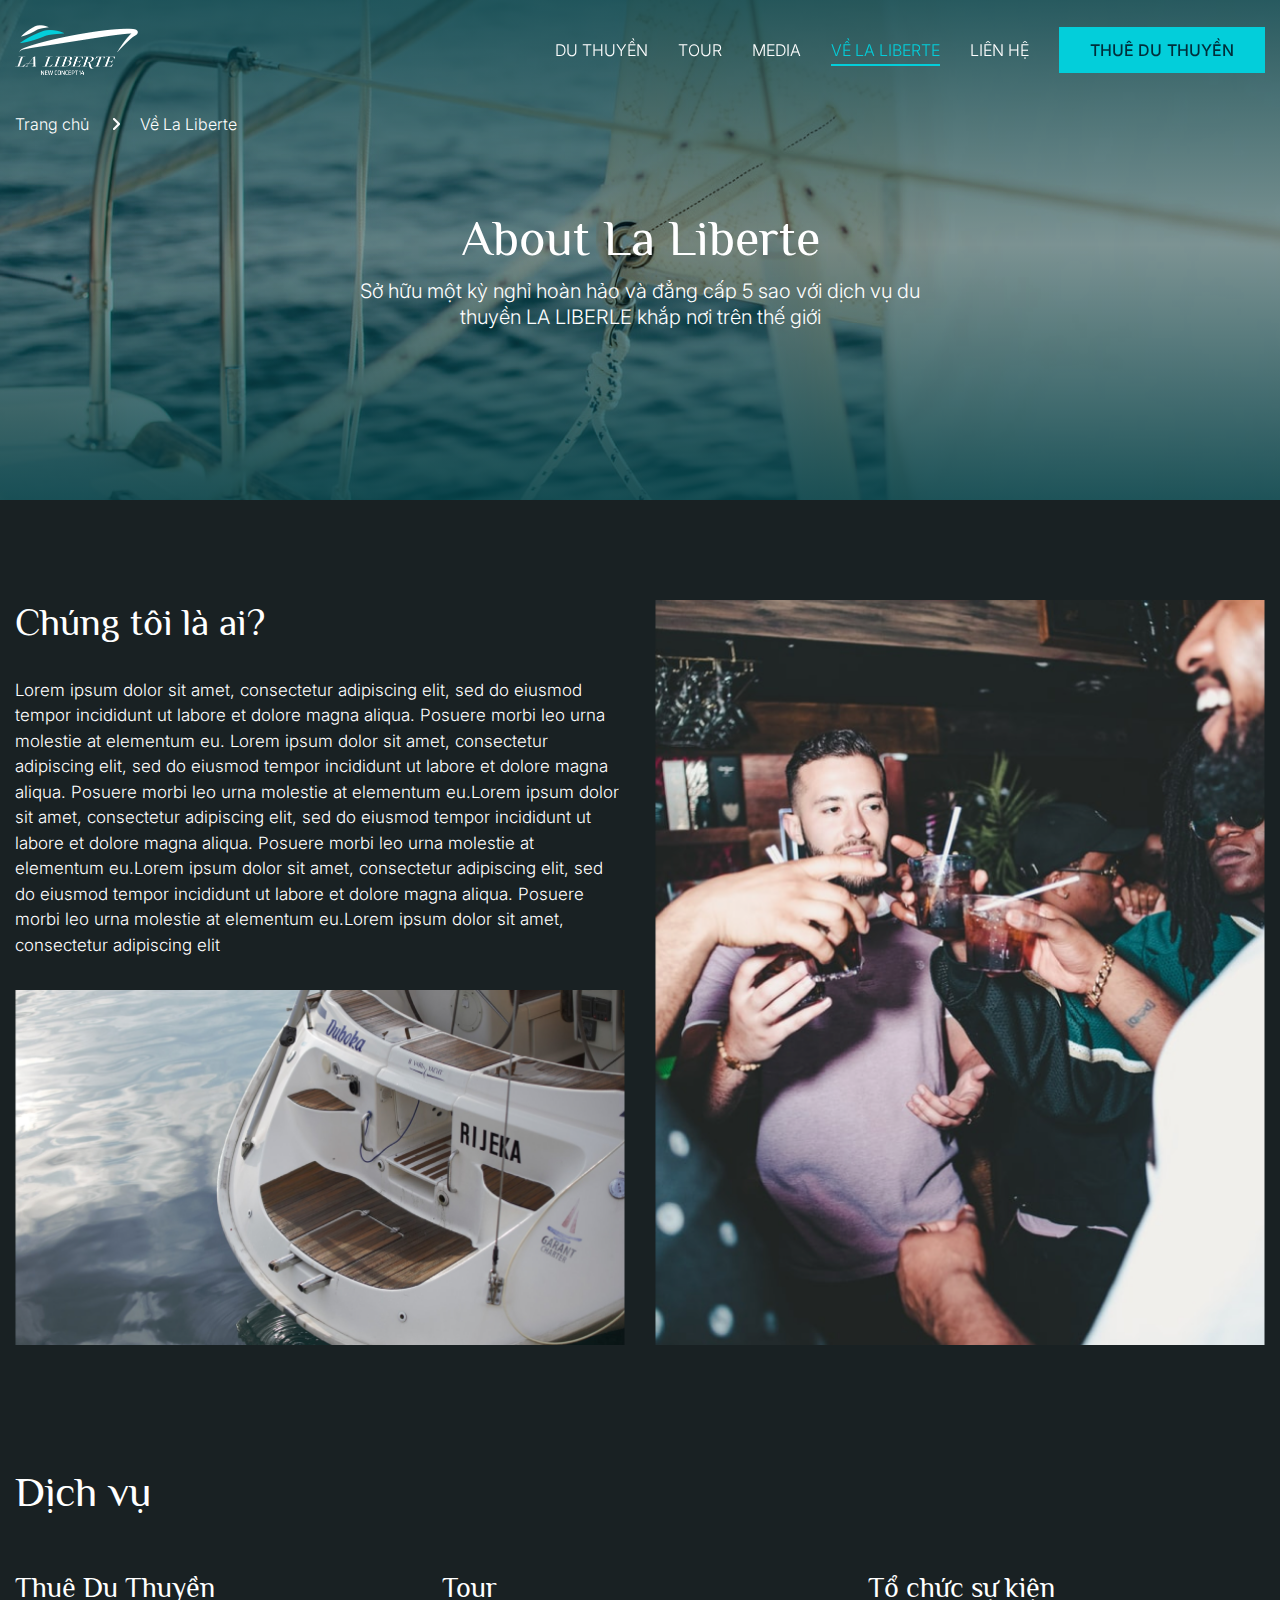
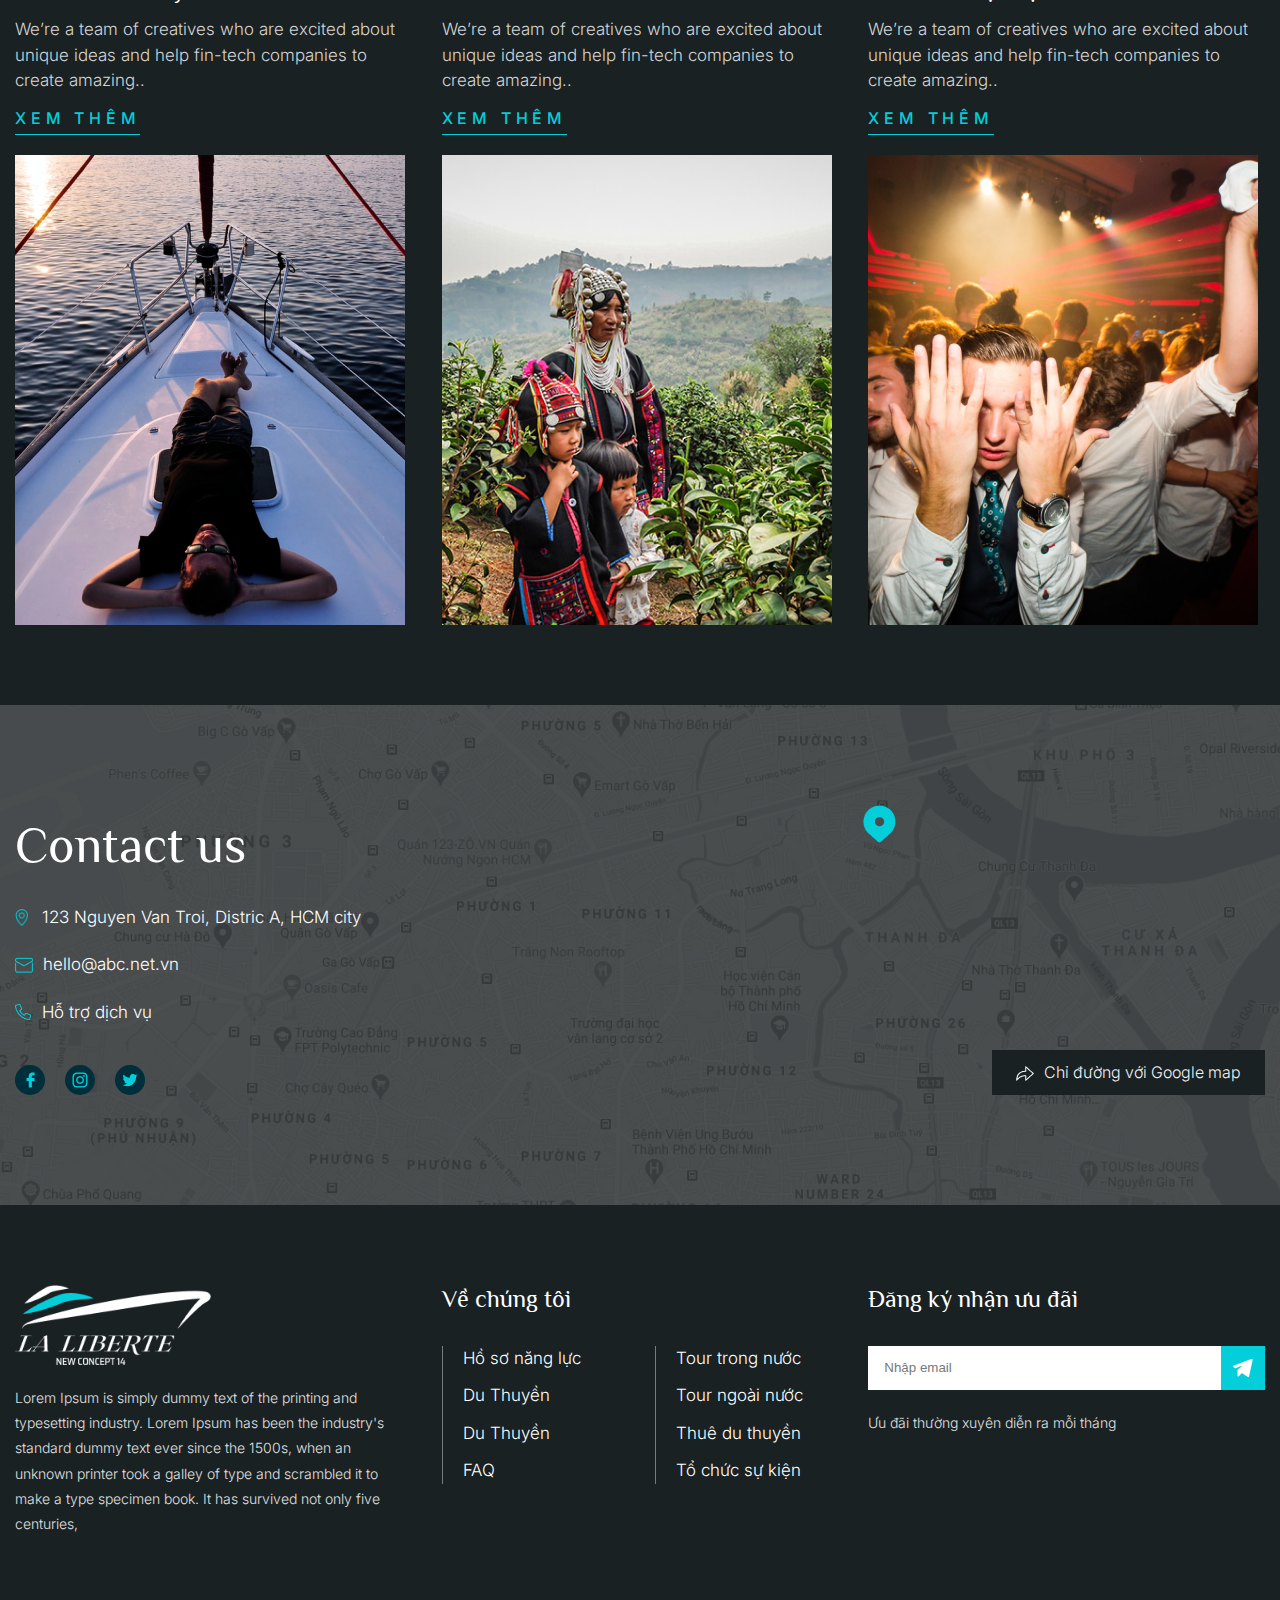
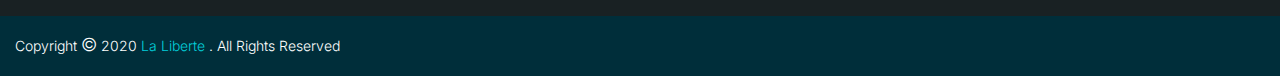
<file: about.html>
<!DOCTYPE html>
<html lang="en">

<head>
  <meta charset="UTF-8" />
  <meta http-equiv="X-UA-Compatible" content="IE=edge" />
  <meta name="viewport" content="width=device-width, initial-scale=1.0" />
  <title>La Liberte | Tour</title>

  <link rel="preconnect" href="https://fonts.gstatic.com" />
  <link href="https://fonts.googleapis.com/css2?family=Philosopher:wght@400;700&display=swap" rel="stylesheet" />
  <link
    href="https://fonts.googleapis.com/css2?family=Inter:wght@300;400;500;700;900&family=Philosopher:wght@400;700&display=swap"
    rel="stylesheet" />

  <link rel="stylesheet" href="/assets/css/style.min.css" type="text/css" />
  <script src="https://code.jquery.com/jquery-2.2.4.min.js"></script>
</head>

<body id="page-about">
  <header class="header" id="header">
    <div class="container">
      <div class="header__wrapper">
        <div class="logo">
          <h1>
            <a href="/">
              <img src="assets/images/common/logo.png" alt="La Liberte" />
            </a>
          </h1>
        </div>
        <div class="d-md-none">
          <div id="toggle">
            <span class="one"></span>
            <span class="two"></span>
            <span class="three"></span>
          </div>
        </div>
        <nav id="navbar" class="navbar">
          <ul class="navbar__list">
            <li class="navbar__item">
              <a href="#" class="navbar__content">Du thuyền</a>
            </li>
            <li class="navbar__item">
              <a href="/tour.html" class="navbar__content">Tour</a>
            </li>
            <li class="navbar__item">
              <a href="#" class="navbar__content">Media</a>
            </li>
            <li class="navbar__item active">
              <a href="/about.html" class="navbar__content">Về La Liberte</a>
            </li>
            <li class="navbar__item">
              <a href="/contact.html" class="navbar__content">Liên hệ</a>
            </li>
            <li class="navbar__item">
              <a href="#" class="btn btn--primary">Thuê du thuyền</a>
            </li>
          </ul>
        </nav>
      </div>
    </div>
  </header>
  <main id="main">
    <section class="banner" style="background-image: url(/assets/images/common/about-banner.png)">
      <div class="container">
        <div class="breadcrumb">
          <div class="breadcrumb__inner">
            <div class="breadcrumb__item">
              <a href="/">Trang chủ</a>
            </div>
            <div class="breadcrumb__item">
              <span>Về La Liberte</span>
            </div>
          </div>
        </div>
        <div class="banner__inner">
          <h3 class="typography-hero">About La Liberte</h3>
          <p class="typography-subh1">
            Sở hữu một kỳ nghỉ hoàn hảo và đẳng cấp 5 sao với dịch vụ du
            <br class="d-md-block d-none" />
            thuyền LA LIBERLE khắp nơi trên thế giới
          </p>
        </div>
      </div>
    </section>

    <section class="section-about">
      <div class="container">
        <div class="flex-row">
          <div class="col-md-6 col-xs-12">
            <div class="mb-5 mb-md-8">
              <h2 class="typography-h2">Chúng tôi là ai?</h2>
            </div>
            <div class="mb-5 mb-md-8">
              <p class="typography-body">
                Lorem ipsum dolor sit amet, consectetur adipiscing elit, sed do eiusmod tempor incididunt ut labore et
                dolore magna aliqua. Posuere morbi leo urna molestie at elementum eu. Lorem ipsum dolor sit amet,
                consectetur adipiscing elit, sed do eiusmod tempor incididunt ut labore et dolore magna aliqua. Posuere
                morbi leo urna molestie at elementum eu.Lorem ipsum dolor sit amet, consectetur adipiscing elit, sed do
                eiusmod tempor incididunt ut labore et dolore magna aliqua. Posuere morbi leo urna molestie at elementum
                eu.Lorem ipsum dolor sit amet, consectetur adipiscing elit, sed do eiusmod tempor incididunt ut labore
                et dolore magna aliqua. Posuere morbi leo urna molestie at elementum eu.Lorem ipsum dolor sit amet,
                consectetur adipiscing elit
              </p>
            </div>
            <div class="mb-md-0 mb-8">
              <img src="/assets/images/about/about-02.png" alt="Chúng tôi là ai?" class="fullwidth">
            </div>
          </div>
          <div class="col-md-6 col-xs-12">
            <div class="fullheight section-about__bg"
              style="background: url(/assets/images/about/about-01.png) left top/cover no-repeat;"></div>
          </div>
        </div>
      </div>
    </section>
    <div class="d-md-none d-block">
      <div class="divider"></div>
    </div>
    <section class="about-service">
      <div class="container">
        <div class="mb-13">
          <h3 class="typography-h1">Dịch vụ</h3>
        </div>
        <div class="flex-row">
          <div class="col-md-4 col-sm-6 col-xs-12">
            <div class="about-service__item">
              <div class="mb-3">
                <h5 class="typography-h3">Thuê Du Thuyền</h5>
              </div>
              <div class="mb-3">
                <p class="typography-body">We’re a team of creatives who are excited about unique ideas and help
                  fin-tech companies to create amazing..</p>
              </div>
              <div class="mb-5">
                <a href="#" class="btn btn--link">Xem thêm</a>
              </div>
              <div class="about-service__item-image">
                <img src="/assets/images/about/about-service-01.png" alt="Thuê Du Thuyền">
              </div>
            </div>
          </div>
          <div class="col-md-4 col-sm-6 col-xs-12">
            <div class="about-service__item">
              <div class="mb-3">
                <h5 class="typography-h3">Tour</h5>
              </div>
              <div class="mb-3">
                <p class="typography-body">
                  We’re a team of creatives who are excited about unique ideas and
                  help fin-tech companies to create amazing..
                </p>
              </div>
              <div class="mb-5">
                <a href="#" class="btn btn--link">Xem thêm</a>
              </div>
              <div class="about-service__item-image">
                <img src="/assets/images/about/about-service-02.png" alt="
">
              </div>
            </div>
          </div>
          <div class="col-md-4 col-sm-6 col-xs-12">
            <div class="about-service__item">
              <div class="mb-3">
                <h5 class="typography-h3">Tổ chức sự kiện</h5>
              </div>
              <div class="mb-3">
                <p class="typography-body">We’re a team of creatives who are excited about unique ideas and help
                  fin-tech companies to create amazing..</p>
              </div>
              <div class="mb-5">
                <a href="#" class="btn btn--link">Xem thêm</a>
              </div>
              <div class="about-service__item-image">
                <img src="/assets/images/about/about-service-03.png" alt="Tổ chức sự kiện">
              </div>
            </div>
          </div>
        </div>
      </div>
    </section>

    <section class="contact">
      <div class="mark">
        <img src="/assets/images/icons/goole-map-mark.png" alt="" />
      </div>
      <div class="container">
        <div class="flex-row">
          <div class="col-xs-12 col-md-6">
            <h2 class="typography-hero">Contact us</h2>
            <ul class="contact__list">
              <li class="contact__item">
                <span class="ic ic-place ic-place--primary"></span>
                <a href="#" class="typography-body">
                  123 Nguyen Van Troi, Distric A, HCM city
                </a>
              </li>
              <li class="contact__item">
                <span class="ic ic-letter ic-letter--primary"></span>
                <a href="#" class="typography-body">hello@abc.net.vn</a>
              </li>
              <li class="contact__item">
                <span class="ic ic-phone ic-phone--primary"></span>
                <a href="#" class="typography-body">Hỗ trợ dịch vụ</a>
              </li>
            </ul>
            <ul class="social__list">
              <li class="social__item">
                <a href="#" class="social__item-button">
                  <img src="/assets/images/icons/facebook.png" alt="" />
                  <img src="/assets/images/icons/facebook-active.png" alt="" />
                </a>
              </li>
              <li class="social__item">
                <a href="#" class="social__item-button">
                  <img src="/assets/images/icons/instagram.png" alt="" />
                  <img src="/assets/images/icons/instagram-active.png" alt="" />
                </a>
              </li>
              <li class="social__item">
                <a href="#" class="social__item-button">
                  <img src="/assets/images/icons/twitter.png" alt="" />
                  <img src="/assets/images/icons/twitter-active.png" alt="" />
                </a>
              </li>
            </ul>
          </div>
          <div class="col-xs-12 col-md-6 d-md-flex d-block flex-column justify-end align-end">
            <a href="#" class="contact__button">
              <span class="contact__button-icon">
                <img src="/assets/images/icons/direction.png" alt="" />
              </span>
              Chỉ đường với Google map
            </a>
          </div>
        </div>
      </div>
    </section>
  </main>

  <footer id="footer" class="footer">
    <div class="footer__top">
      <div class="container">
        <div class="flex-row">
          <div class="col-xs-12 col-sm-12 col-md-4">
            <div class="logo">
              <a href="/">
                <img src="/assets/images/common/logo.png" alt="" />
              </a>
            </div>

            <div class="typography-caption">
              Lorem Ipsum is simply dummy text of the printing and typesetting
              industry. Lorem Ipsum has been the industry's standard dummy
              text ever since the 1500s, when an unknown printer took a galley
              of type and scrambled it to make a type specimen book. It has
              survived not only five centuries,
            </div>
          </div>
          <div class="col-xs-12 col-sm-7 col-md-4">
            <h4 class="footer__top-title typography-h4">Về chúng tôi</h4>
            <div class="flex-row">
              <div class="col-xs-6">
                <ul class="sitemap">
                  <li class="sitemap__item typography-body">
                    <a href="#">Hồ sơ năng lực</a>
                  </li>
                  <li class="sitemap__item typography-body">
                    <a href="#">Du Thuyền</a>
                  </li>
                  <li class="sitemap__item typography-body">
                    <a href="#">Du Thuyền</a>
                  </li>
                  <li class="sitemap__item typography-body">
                    <a href="#">FAQ</a>
                  </li>
                </ul>
              </div>
              <div class="col-xs-6">
                <ul class="sitemap">
                  <li class="sitemap__item typography-body">
                    <a href="#">Tour trong nước</a>
                  </li>
                  <li class="sitemap__item typography-body">
                    <a href="#">Tour ngoài nước</a>
                  </li>
                  <li class="sitemap__item typography-body">
                    <a href="#">Thuê du thuyền</a>
                  </li>
                  <li class="sitemap__item typography-body">
                    <a href="#">Tổ chức sự kiện</a>
                  </li>
                </ul>
              </div>
            </div>
          </div>
          <div class="col-xs-12 col-sm-5 col-md-4">
            <h4 class="footer__top-title typography-h4">
              Đăng ký nhận ưu đãi
            </h4>
            <form class="subscribe">
              <input name="email" type="email" required placeholder="Nhập email" />
              <button type="submit" class="btn btn--primary">
                <img src="/assets/images/icons/send.png" />
              </button>
            </form>
            <p class="typography-caption">
              Ưu đãi thường xuyên diễn ra mỗi tháng
            </p>
          </div>
        </div>
      </div>
    </div>

    <div class="copyright">
      <div class="container">
        <p class="typography-caption">
          Copyright
          <span class="special-character">©</span>
          2020
          <a href="/" class="brand">La Liberte</a>
          . All Rights Reserved
        </p>
      </div>
    </div>
  </footer>

  <script src="/assets/js/script.min.js"></script>
</body>

</html>
</file>
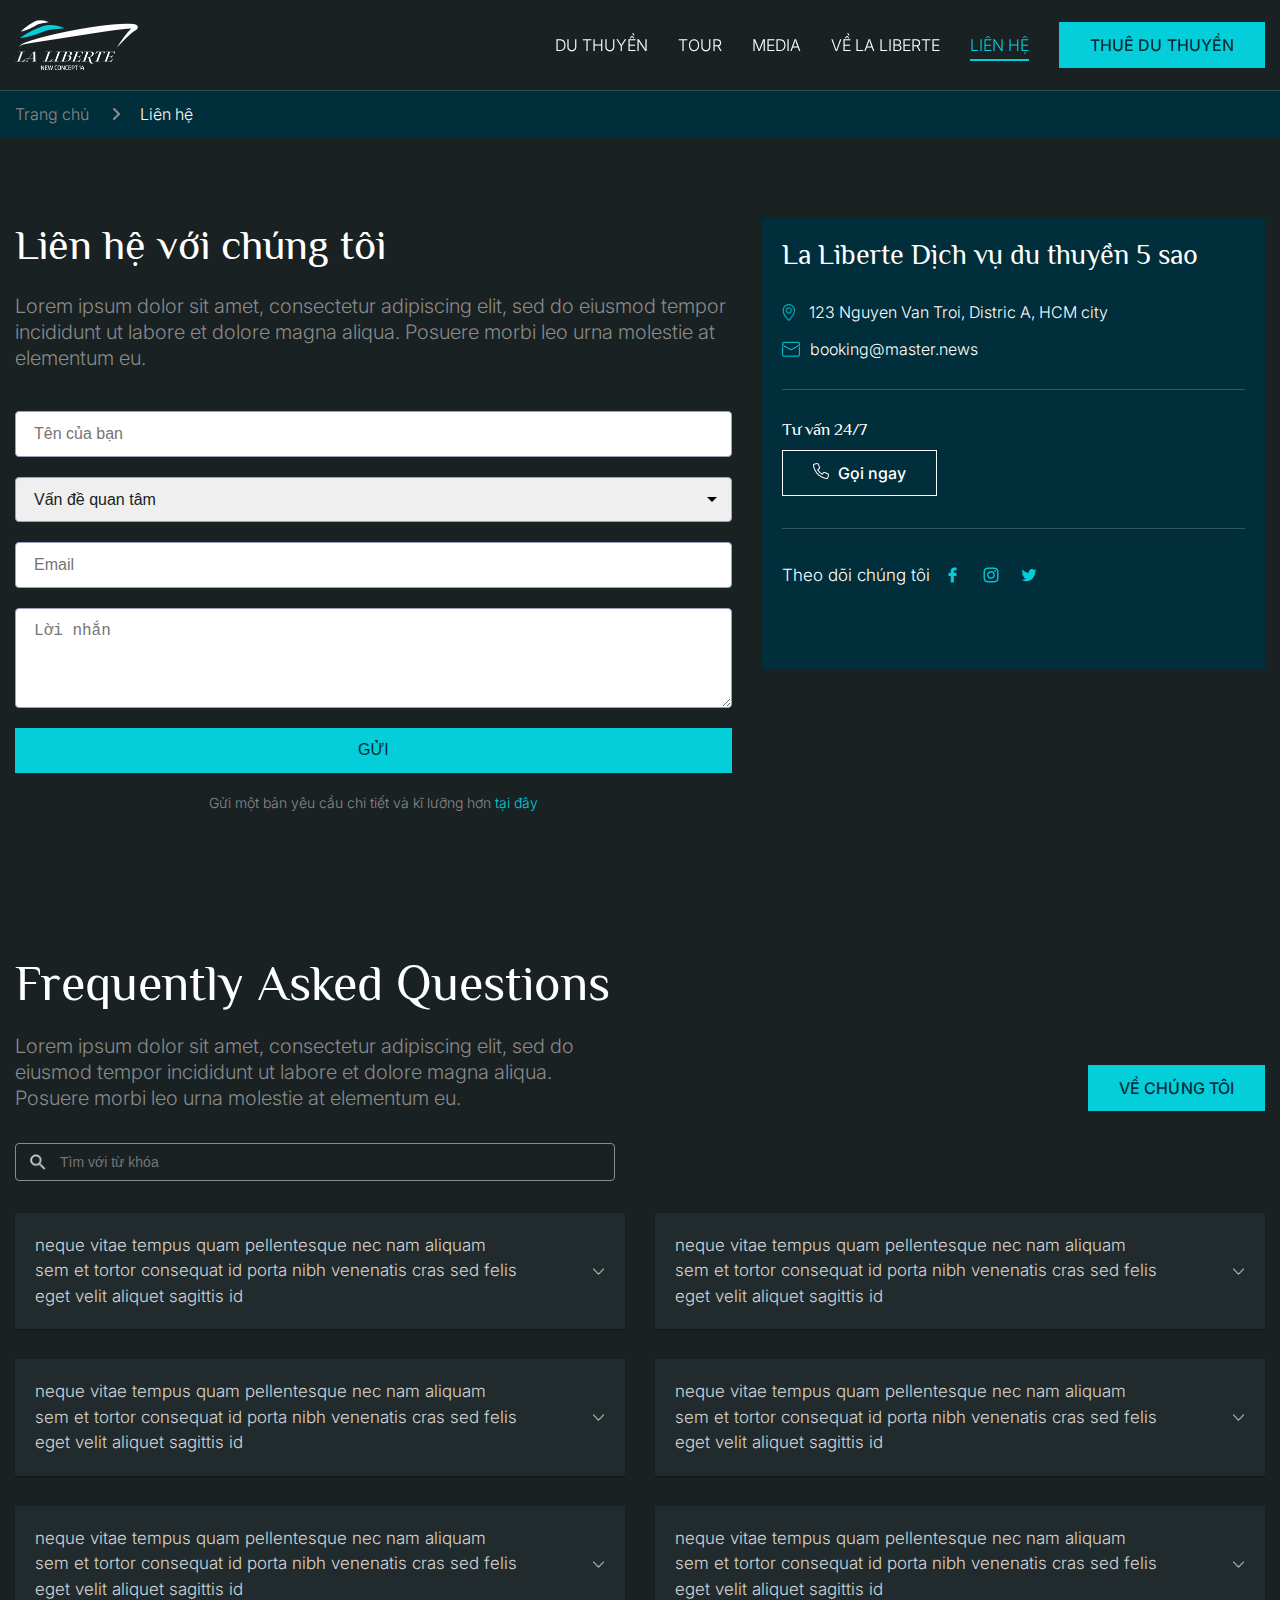
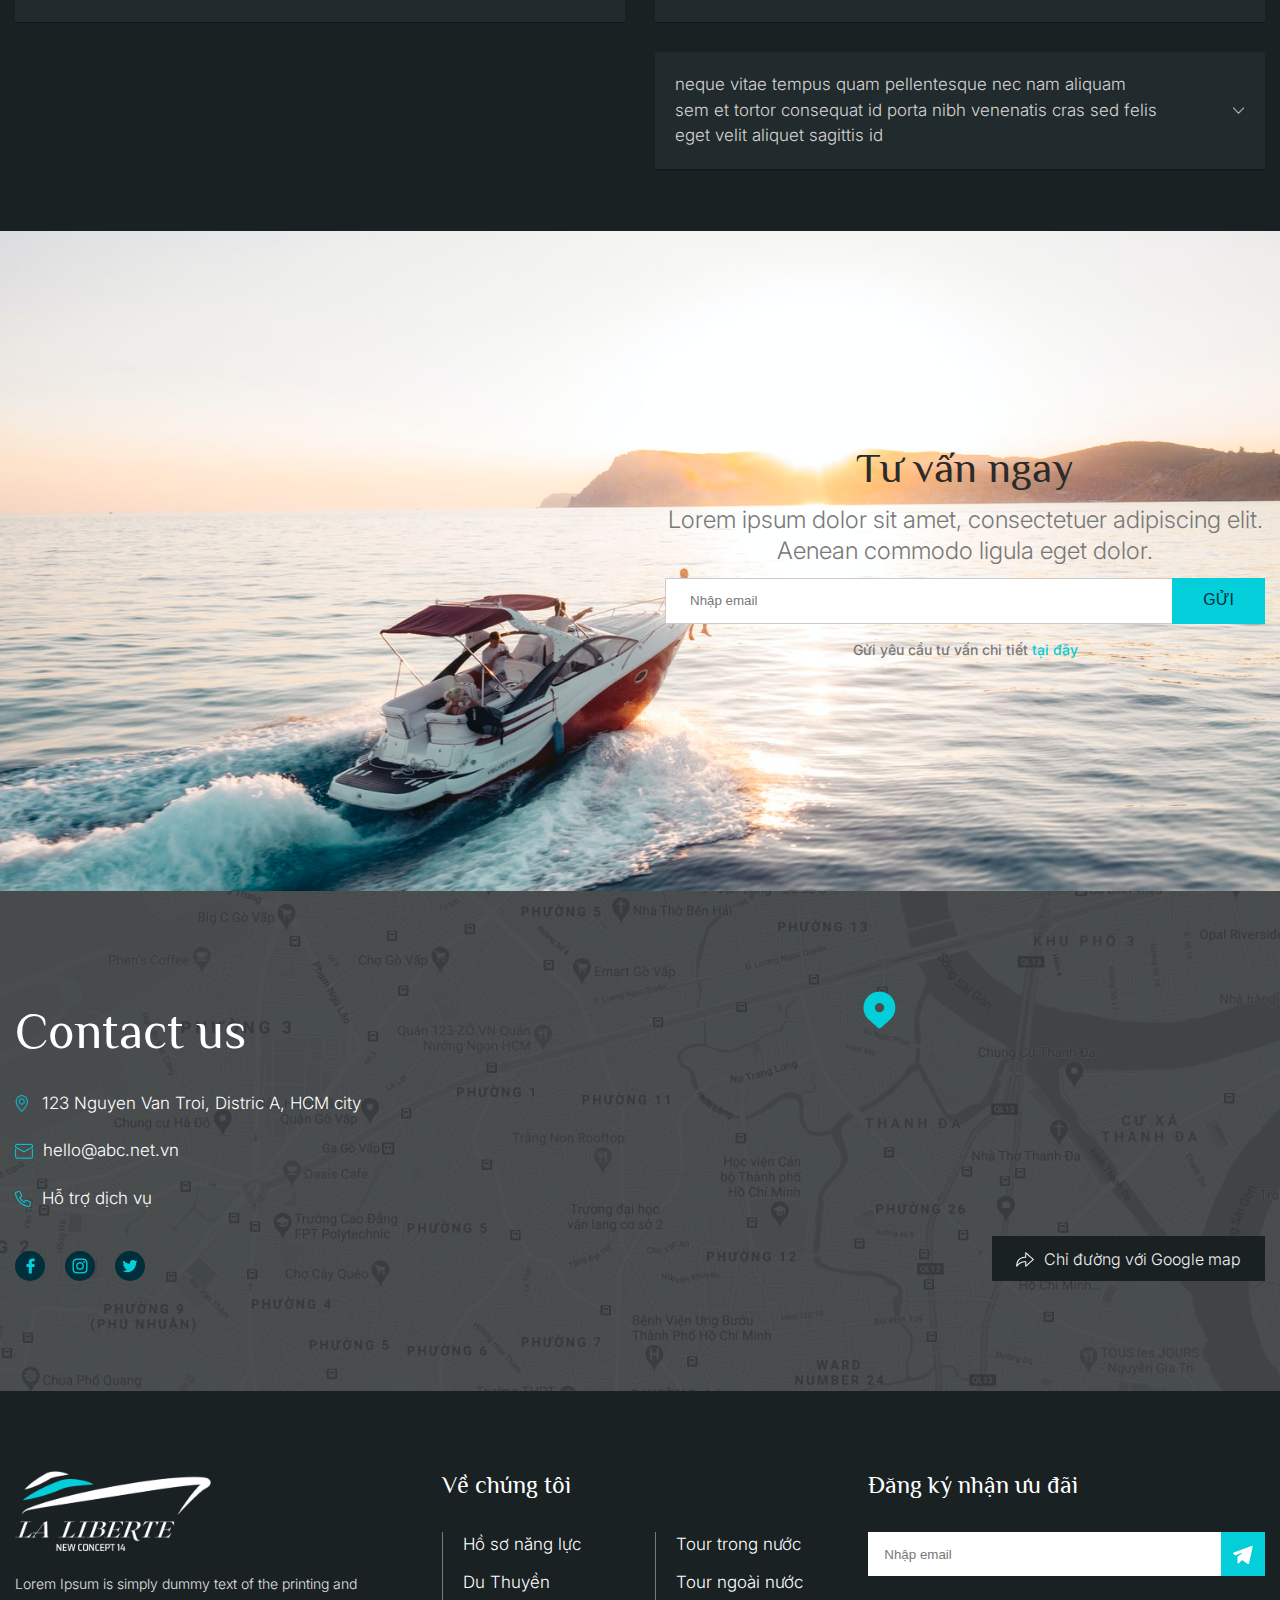
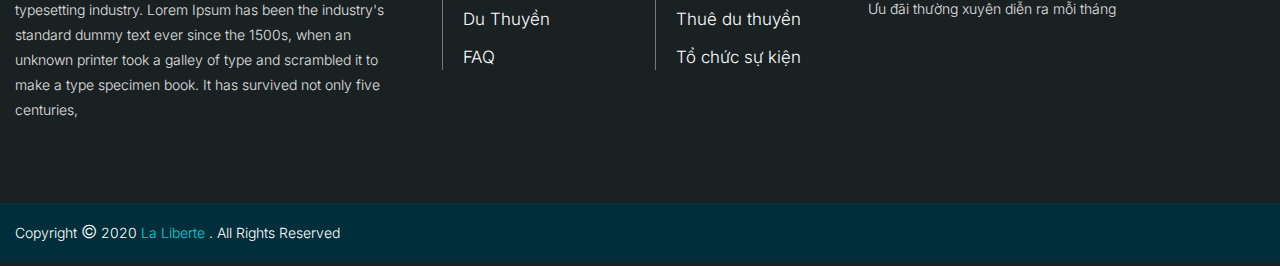
<file: contact.html>
<!DOCTYPE html>
<html lang="en">
  <head>
    <meta charset="UTF-8" />
    <meta http-equiv="X-UA-Compatible" content="IE=edge" />
    <meta name="viewport" content="width=device-width, initial-scale=1.0" />
    <title>La Liberte | Contact</title>

    <link rel="preconnect" href="https://fonts.gstatic.com" />
    <link
      href="https://fonts.googleapis.com/css2?family=Philosopher:wght@400;700&display=swap"
      rel="stylesheet"
    />
    <link
      href="https://fonts.googleapis.com/css2?family=Inter:wght@300;500;700;900&family=Philosopher:wght@400;700&display=swap"
      rel="stylesheet"
    />

    <link rel="stylesheet" href="/assets/css/style.min.css" type="text/css" />
    <script src="https://code.jquery.com/jquery-2.2.4.min.js"></script>
  </head>

  <body id="page-contact">
    <header class="header header--sticky-default" id="header">
      <div class="container">
        <div class="header__wrapper">
          <div class="logo">
            <h1>
              <a href="/">
                <img src="assets/images/common/logo.png" alt="La Liberte" />
              </a>
            </h1>
          </div>
          <div class="d-md-none">
            <div id="toggle">
              <span class="one"></span>
              <span class="two"></span>
              <span class="three"></span>
            </div>
          </div>
          <nav id="navbar" class="navbar">
            <ul class="navbar__list">
              <li class="navbar__item">
                <a href="#" class="navbar__content">Du thuyền</a>
              </li>
              <li class="navbar__item">
                <a href="/tour.html" class="navbar__content">Tour</a>
              </li>
              <li class="navbar__item">
                <a href="#" class="navbar__content">Media</a>
              </li>
              <li class="navbar__item">
                <a href="/about.html" class="navbar__content">Về La Liberte</a>
              </li>
              <li class="navbar__item active">
                <a href="/contact.html" class="navbar__content">Liên hệ</a>
              </li>
              <li class="navbar__item">
                <a href="#" class="btn btn--primary">Thuê du thuyền</a>
              </li>
            </ul>
          </nav>
        </div>
      </div>
    </header>
    <main id="main">
      <section class="breadcrumb breadcrumb--bg-dark">
        <div class="container">
          <div class="breadcrumb__inner">
            <div class="breadcrumb__item">
              <a href="/">Trang chủ</a>
            </div>
            <div class="breadcrumb__item">
              <span>Liên hệ</span>
            </div>
          </div>
        </div>
      </section>

      <section class="section-contact">
        <div class="container">
          <div class="flex-row">
            <div class="col-md-7 col-xs-12">
              <div class="mb-md-5 mb-3">
                <h2 class="typography-h1">Liên hệ với chúng tôi</h2>
              </div>
              <p class="typography-subh1 text-gray">
                Lorem ipsum dolor sit amet, consectetur adipiscing elit, sed do
                eiusmod tempor incididunt ut labore et dolore magna aliqua.
                Posuere morbi leo urna molestie at elementum eu.
              </p>
              <div class="mt-md-10 mt-5 mb-md-0 mb-10">
                <form class="contact-form" id="contact-form">
                  <div class="field field--fullwidth mb-2 mb-md-5">
                    <input
                      class="field__input"
                      type="text"
                      placeholder="Tên của bạn"
                    />
                    <p class="field__error"></p>
                  </div>
                  <div class="field field--fullwidth mb-2 mb-md-5">
                    <select class="field__select">
                      <option value="" selected disabled>
                        Vấn đề quan tâm
                      </option>
                      <option value="VD1">Vấn đề 1</option>
                      <option value="VD2">Vấn đề 2</option>
                      <option value="VD3">Vấn đề 3</option>
                      <option value="VD4">Vấn đề 4</option>
                      <option value="VD5">Vấn đề 5</option>
                    </select>
                  </div>
                  <div class="field field--fullwidth mb-2 mb-md-5">
                    <input
                      class="field__input"
                      type="email"
                      placeholder="Email"
                    />
                    <p class="field__error"></p>
                  </div>
                  <div class="field field--fullwidth mb-2 mb-md-5">
                    <textarea
                      class="field__textarea"
                      rows="4"
                      placeholder="Lời nhắn"
                    ></textarea>
                    <p class="field__error"></p>
                  </div>
                  <div class="mb-md-5 mb-3">
                    <button class="btn btn--primary fullwidth" type="submit">
                      Gửi
                    </button>
                  </div>
                  <p class="typography-caption text-center text-gray">
                    Gửi một bản yêu cầu chi tiết và kĩ lưỡng hơn
                    <a href="#" class="text-primary">tại đây</a>
                  </p>
                </form>
              </div>
            </div>
            <div class="col-md-5 col-xs-12">
              <div class="bg-primary-dark p-5 pb-md-20 pb-5">
                <div class="mb-8">
                  <h3 class="typography-h3">
                    La Liberte Dịch vụ du thuyền 5 sao
                  </h3>
                </div>
                <div class="mb-md-5 mb-3">
                  <div class="contact__item">
                    <span class="ic ic-place ic-place--primary mr-2"></span>
                    <a href="#">123 Nguyen Van Troi, Distric A, HCM city</a>
                  </div>
                </div>
                <div class="mb-md-8 mb-5">
                  <div class="contact__item">
                    <span class="ic ic-letter ic-letter--primary mr-2"></span>
                    <a href="#">booking@master.news</a>
                  </div>
                </div>
                <div class="divider"></div>
                <div class="pv-md-8 pv-5">
                  <div class="mb-3">
                    <h6 class="typography-h5">Tư vấn 24/7</h6>
                  </div>
                  <a href="#" class="btn btn--outlined">
                    <span class="ic ic-phone ic-phone--white mr-1"></span>
                    <span class="text-transform-none">Gọi ngay</span>
                  </a>
                </div>
                <div class="divider"></div>
                <div class="d-flex align-center mt-md-8 mt-5">
                  <p class="typography-body mr-2">Theo dõi chúng tôi</p>
                  <ul class="social__list">
                    <li class="social__item">
                      <a href="#" class="social__item-button">
                        <img src="/assets/images/icons/facebook.png" alt="" />
                        <img
                          src="/assets/images/icons/facebook-active.png"
                          alt=""
                        />
                      </a>
                    </li>
                    <li class="social__item">
                      <a href="#" class="social__item-button">
                        <img src="/assets/images/icons/instagram.png" alt="" />
                        <img
                          src="/assets/images/icons/instagram-active.png"
                          alt=""
                        />
                      </a>
                    </li>
                    <li class="social__item">
                      <a href="#" class="social__item-button">
                        <img src="/assets/images/icons/twitter.png" alt="" />
                        <img src="/assets/images/icons/twitter-active.png" alt="" />
                      </a>
                    </li>
                </div>
              </div>
            </div>
          </div>
        </div>
      </section>

      <div class="d-md-none">
        <div class="container">
          <div class="divider"></div>
        </div>
      </div>

      <section class="faq">
        <div class="container">
          <div class="mb-md-8 mb-5">
            <div class="d-md-flex align-end justify-between mb-md-8 mb-5">
              <div class="faq__left">
                <div class="mb-md-5 mb-3">
                  <h2 class="typography-hero">Frequently Asked Questions</h2>
                </div>
                <p class="typography-subh1 text-gray">
                  Lorem ipsum dolor sit amet, consectetur adipiscing elit, sed
                  do eiusmod tempor incididunt ut labore et dolore magna aliqua.
                  Posuere morbi leo urna molestie at elementum eu.
                </p>
              </div>
              <div class="mt-3">
                <a href="#" class="btn btn--primary">Về chúng tôi</a>
              </div>
            </div>
            <div class="faq__left">
              <input
                type="text"
                class="search-field search-field--fullwidth"
                placeholder="Tìm với từ khóa"
              />
            </div>
          </div>
          <div class="mb-md-8 mb-5">
            <div class="flex-row">
              <div class="col-md-6 col-xs-12">
                <div class="faq__item">
                  <div class="faq__item-q">
                    <p class="typography-body">
                      neque vitae tempus quam pellentesque nec nam aliquam sem
                      et tortor consequat id porta nibh venenatis cras sed felis
                      eget velit aliquet sagittis id
                    </p>
                    <span class="ic ic-arrow-down"></span>
                  </div>
                  <div class="faq__item-a">
                    <p class="typography-body">
                      Nibh nisl condimentum id venenatis a condimentum vitae
                      sapien pellentesque. Phasellus vestibulum lorem sed risus.
                      Enim diam vulputate ut pharetra sit amet. Duis convallis
                      convallis tellus id interdum velit laoreet id. Elit at
                      imperdiet dui accumsan sit amet. Proin sed libero enim sed
                      faucibus turpis in. Duis at tellus at urna. In egestas
                      erat imperdiet sed euismod nisi porta lorem. Faucibus
                      ornare suspendisse sed nisi lacus. Sit amet nisl purus in
                      mollis nunc. In arcu cursus euismod quis. Tellus elementum
                      sagittis vitae et leo. Ipsum dolor sit amet consectetur
                      adipiscing elit duis tristique. Sagittis id consectetur
                      purus ut faucibus pulvinar elementum. Libero volutpat sed
                      cras ornare arcu dui vivamus arcu felis. Mi sit amet
                      mauris commodo quis imperdiet massa tincidunt.
                    </p>
                  </div>
                </div>
                <div class="faq__item">
                  <div class="faq__item-q">
                    <p class="typography-body">
                      neque vitae tempus quam pellentesque nec nam aliquam sem
                      et tortor consequat id porta nibh venenatis cras sed felis
                      eget velit aliquet sagittis id
                    </p>
                    <span class="ic ic-arrow-down"></span>
                  </div>
                  <div class="faq__item-a">
                    <p class="typography-body">
                      Nibh nisl condimentum id venenatis a condimentum vitae
                      sapien pellentesque. Phasellus vestibulum lorem sed risus.
                      Enim diam vulputate ut pharetra sit amet. Duis convallis
                      convallis tellus id interdum velit laoreet id. Elit at
                      imperdiet dui accumsan sit amet. Proin sed libero enim sed
                      faucibus turpis in. Duis at tellus at urna. In egestas
                      erat imperdiet sed euismod nisi porta lorem. Faucibus
                      ornare suspendisse sed nisi lacus. Sit amet nisl purus in
                      mollis nunc. In arcu cursus euismod quis. Tellus elementum
                      sagittis vitae et leo. Ipsum dolor sit amet consectetur
                      adipiscing elit duis tristique. Sagittis id consectetur
                      purus ut faucibus pulvinar elementum. Libero volutpat sed
                      cras ornare arcu dui vivamus arcu felis. Mi sit amet
                      mauris commodo quis imperdiet massa tincidunt.
                    </p>
                  </div>
                </div>
                <div class="faq__item">
                  <div class="faq__item-q">
                    <p class="typography-body">
                      neque vitae tempus quam pellentesque nec nam aliquam sem
                      et tortor consequat id porta nibh venenatis cras sed felis
                      eget velit aliquet sagittis id
                    </p>
                    <span class="ic ic-arrow-down"></span>
                  </div>
                  <div class="faq__item-a">
                    <p class="typography-body">
                      Nibh nisl condimentum id venenatis a condimentum vitae
                      sapien pellentesque. Phasellus vestibulum lorem sed risus.
                      Enim diam vulputate ut pharetra sit amet. Duis convallis
                      convallis tellus id interdum velit laoreet id. Elit at
                      imperdiet dui accumsan sit amet. Proin sed libero enim sed
                      faucibus turpis in. Duis at tellus at urna. In egestas
                      erat imperdiet sed euismod nisi porta lorem. Faucibus
                      ornare suspendisse sed nisi lacus. Sit amet nisl purus in
                      mollis nunc. In arcu cursus euismod quis. Tellus elementum
                      sagittis vitae et leo. Ipsum dolor sit amet consectetur
                      adipiscing elit duis tristique. Sagittis id consectetur
                      purus ut faucibus pulvinar elementum. Libero volutpat sed
                      cras ornare arcu dui vivamus arcu felis. Mi sit amet
                      mauris commodo quis imperdiet massa tincidunt.
                    </p>
                  </div>
                </div>
              </div>
              <div class="col-md-6 col-xs-12">
                <div class="faq__item">
                  <div class="faq__item-q">
                    <p class="typography-body">
                      neque vitae tempus quam pellentesque nec nam aliquam sem
                      et tortor consequat id porta nibh venenatis cras sed felis
                      eget velit aliquet sagittis id
                    </p>
                    <span class="ic ic-arrow-down"></span>
                  </div>
                  <div class="faq__item-a">
                    <p class="typography-body">
                      Nibh nisl condimentum id venenatis a condimentum vitae
                      sapien pellentesque. Phasellus vestibulum lorem sed risus.
                      Enim diam vulputate ut pharetra sit amet. Duis convallis
                      convallis tellus id interdum velit laoreet id. Elit at
                      imperdiet dui accumsan sit amet. Proin sed libero enim sed
                      faucibus turpis in. Duis at tellus at urna. In egestas
                      erat imperdiet sed euismod nisi porta lorem. Faucibus
                      ornare suspendisse sed nisi lacus. Sit amet nisl purus in
                      mollis nunc. In arcu cursus euismod quis. Tellus elementum
                      sagittis vitae et leo. Ipsum dolor sit amet consectetur
                      adipiscing elit duis tristique. Sagittis id consectetur
                      purus ut faucibus pulvinar elementum. Libero volutpat sed
                      cras ornare arcu dui vivamus arcu felis. Mi sit amet
                      mauris commodo quis imperdiet massa tincidunt.
                    </p>
                  </div>
                </div>
                <div class="faq__item">
                  <div class="faq__item-q">
                    <p class="typography-body">
                      neque vitae tempus quam pellentesque nec nam aliquam sem
                      et tortor consequat id porta nibh venenatis cras sed felis
                      eget velit aliquet sagittis id
                    </p>
                    <span class="ic ic-arrow-down"></span>
                  </div>
                  <div class="faq__item-a">
                    <p class="typography-body">
                      Nibh nisl condimentum id venenatis a condimentum vitae
                      sapien pellentesque. Phasellus vestibulum lorem sed risus.
                      Enim diam vulputate ut pharetra sit amet. Duis convallis
                      convallis tellus id interdum velit laoreet id. Elit at
                      imperdiet dui accumsan sit amet. Proin sed libero enim sed
                      faucibus turpis in. Duis at tellus at urna. In egestas
                      erat imperdiet sed euismod nisi porta lorem. Faucibus
                      ornare suspendisse sed nisi lacus. Sit amet nisl purus in
                      mollis nunc. In arcu cursus euismod quis. Tellus elementum
                      sagittis vitae et leo. Ipsum dolor sit amet consectetur
                      adipiscing elit duis tristique. Sagittis id consectetur
                      purus ut faucibus pulvinar elementum. Libero volutpat sed
                      cras ornare arcu dui vivamus arcu felis. Mi sit amet
                      mauris commodo quis imperdiet massa tincidunt.
                    </p>
                  </div>
                </div>
                <div class="faq__item">
                  <div class="faq__item-q">
                    <p class="typography-body">
                      neque vitae tempus quam pellentesque nec nam aliquam sem
                      et tortor consequat id porta nibh venenatis cras sed felis
                      eget velit aliquet sagittis id
                    </p>
                    <span class="ic ic-arrow-down"></span>
                  </div>
                  <div class="faq__item-a">
                    <p class="typography-body">
                      Nibh nisl condimentum id venenatis a condimentum vitae
                      sapien pellentesque. Phasellus vestibulum lorem sed risus.
                      Enim diam vulputate ut pharetra sit amet. Duis convallis
                      convallis tellus id interdum velit laoreet id. Elit at
                      imperdiet dui accumsan sit amet. Proin sed libero enim sed
                      faucibus turpis in. Duis at tellus at urna. In egestas
                      erat imperdiet sed euismod nisi porta lorem. Faucibus
                      ornare suspendisse sed nisi lacus. Sit amet nisl purus in
                      mollis nunc. In arcu cursus euismod quis. Tellus elementum
                      sagittis vitae et leo. Ipsum dolor sit amet consectetur
                      adipiscing elit duis tristique. Sagittis id consectetur
                      purus ut faucibus pulvinar elementum. Libero volutpat sed
                      cras ornare arcu dui vivamus arcu felis. Mi sit amet
                      mauris commodo quis imperdiet massa tincidunt.
                    </p>
                  </div>
                </div>
                <div class="faq__item">
                  <div class="faq__item-q">
                    <p class="typography-body">
                      neque vitae tempus quam pellentesque nec nam aliquam sem
                      et tortor consequat id porta nibh venenatis cras sed felis
                      eget velit aliquet sagittis id
                    </p>
                    <span class="ic ic-arrow-down"></span>
                  </div>
                  <div class="faq__item-a">
                    <p class="typography-body">
                      Nibh nisl condimentum id venenatis a condimentum vitae
                      sapien pellentesque. Phasellus vestibulum lorem sed risus.
                      Enim diam vulputate ut pharetra sit amet. Duis convallis
                      convallis tellus id interdum velit laoreet id. Elit at
                      imperdiet dui accumsan sit amet. Proin sed libero enim sed
                      faucibus turpis in. Duis at tellus at urna. In egestas
                      erat imperdiet sed euismod nisi porta lorem. Faucibus
                      ornare suspendisse sed nisi lacus. Sit amet nisl purus in
                      mollis nunc. In arcu cursus euismod quis. Tellus elementum
                      sagittis vitae et leo. Ipsum dolor sit amet consectetur
                      adipiscing elit duis tristique. Sagittis id consectetur
                      purus ut faucibus pulvinar elementum. Libero volutpat sed
                      cras ornare arcu dui vivamus arcu felis. Mi sit amet
                      mauris commodo quis imperdiet massa tincidunt.
                    </p>
                  </div>
                </div>
              </div>
            </div>
          </div>
        </div>
      </section>
      <section class="advisory">
        <div class="container">
          <div class="advisory__inner">
            <h2 class="typography-h1">Tư vấn ngay</h2>
            <p class="typography-subhero">
              Lorem ipsum dolor sit amet, consectetuer adipiscing elit. Aenean
              commodo ligula eget dolor.
            </p>
            <form action="#" class="advisory__form">
              <input
                name="email"
                type="email"
                required
                placeholder="Nhập email"
              />
              <button type="submit" class="btn btn--primary">Gửi</button>
            </form>
            <p class="typography-caption">
              Gửi yêu cầu tư vấn chi tiết
              <a href="#">tại đây</a>
            </p>
          </div>
        </div>
      </section>
      <section class="contact">
        <div class="mark">
          <img src="/assets/images/icons/goole-map-mark.png" alt="" />
        </div>
        <div class="container">
          <div class="flex-row">
            <div class="col-xs-12 col-md-6">
              <h2 class="typography-hero">Contact us</h2>
              <ul class="contact__list">
                <li class="contact__item">
                  <span class="ic ic-place ic-place--primary"></span>
                  <a href="#" class="typography-body">
                    123 Nguyen Van Troi, Distric A, HCM city
                  </a>
                </li>
                <li class="contact__item">
                  <span class="ic ic-letter ic-letter--primary"></span>
                  <a href="#" class="typography-body">hello@abc.net.vn</a>
                </li>
                <li class="contact__item">
                  <span class="ic ic-phone ic-phone--primary"></span>
                  <a href="#" class="typography-body">Hỗ trợ dịch vụ</a>
                </li>
              </ul>
              <ul class="social__list">
                <li class="social__item">
                  <a href="#" class="social__item-button">
                    <img src="/assets/images/icons/facebook.png" alt="" />
                    <img
                      src="/assets/images/icons/facebook-active.png"
                      alt=""
                    />
                  </a>
                </li>
                <li class="social__item">
                  <a href="#" class="social__item-button">
                    <img src="/assets/images/icons/instagram.png" alt="" />
                    <img
                      src="/assets/images/icons/instagram-active.png"
                      alt=""
                    />
                  </a>
                </li>
                <li class="social__item">
                  <a href="#" class="social__item-button">
                    <img src="/assets/images/icons/twitter.png" alt="" />
                    <img src="/assets/images/icons/twitter-active.png" alt="" />
                  </a>
                </li>
              </ul>
            </div>
            <div
              class="col-xs-12 col-md-6 d-md-flex d-block flex-column justify-end align-end"
            >
              <a href="#" class="contact__button">
                <span class="contact__button-icon">
                  <img src="/assets/images/icons/direction.png" alt="" />
                </span>
                Chỉ đường với Google map
              </a>
            </div>
          </div>
        </div>
      </section>
    </main>

    <footer id="footer" class="footer">
      <div class="footer__top">
        <div class="container">
          <div class="flex-row">
            <div class="col-xs-12 col-sm-12 col-md-4">
              <div class="logo">
                <a href="/">
                  <img src="/assets/images/common/logo.png" alt="" />
                </a>
              </div>

              <div class="typography-caption">
                Lorem Ipsum is simply dummy text of the printing and typesetting
                industry. Lorem Ipsum has been the industry's standard dummy
                text ever since the 1500s, when an unknown printer took a galley
                of type and scrambled it to make a type specimen book. It has
                survived not only five centuries,
              </div>
            </div>
            <div class="col-xs-12 col-sm-7 col-md-4">
              <h4 class="footer__top-title typography-h4">Về chúng tôi</h4>
              <div class="flex-row">
                <div class="col-xs-6">
                  <ul class="sitemap">
                    <li class="sitemap__item typography-body">
                      <a href="#">Hồ sơ năng lực</a>
                    </li>
                    <li class="sitemap__item typography-body">
                      <a href="#">Du Thuyền</a>
                    </li>
                    <li class="sitemap__item typography-body">
                      <a href="#">Du Thuyền</a>
                    </li>
                    <li class="sitemap__item typography-body">
                      <a href="#">FAQ</a>
                    </li>
                  </ul>
                </div>
                <div class="col-xs-6">
                  <ul class="sitemap">
                    <li class="sitemap__item typography-body">
                      <a href="#">Tour trong nước</a>
                    </li>
                    <li class="sitemap__item typography-body">
                      <a href="#">Tour ngoài nước</a>
                    </li>
                    <li class="sitemap__item typography-body">
                      <a href="#">Thuê du thuyền</a>
                    </li>
                    <li class="sitemap__item typography-body">
                      <a href="#">Tổ chức sự kiện</a>
                    </li>
                  </ul>
                </div>
              </div>
            </div>
            <div class="col-xs-12 col-sm-5 col-md-4">
              <h4 class="footer__top-title typography-h4">
                Đăng ký nhận ưu đãi
              </h4>
              <form class="subscribe">
                <input
                  name="email"
                  type="email"
                  required
                  placeholder="Nhập email"
                />
                <button type="submit" class="btn btn--primary">
                  <img src="/assets/images/icons/send.png" />
                </button>
              </form>
              <p class="typography-caption">
                Ưu đãi thường xuyên diễn ra mỗi tháng
              </p>
            </div>
          </div>
        </div>
      </div>

      <div class="copyright">
        <div class="container">
          <p class="typography-caption">
            Copyright
            <span class="special-character">©</span>
            2020
            <a href="/" class="brand">La Liberte</a>
            . All Rights Reserved
          </p>
        </div>
      </div>
    </footer>

    <script src="/assets/js/script.min.js"></script>
  </body>
</html>
</file>
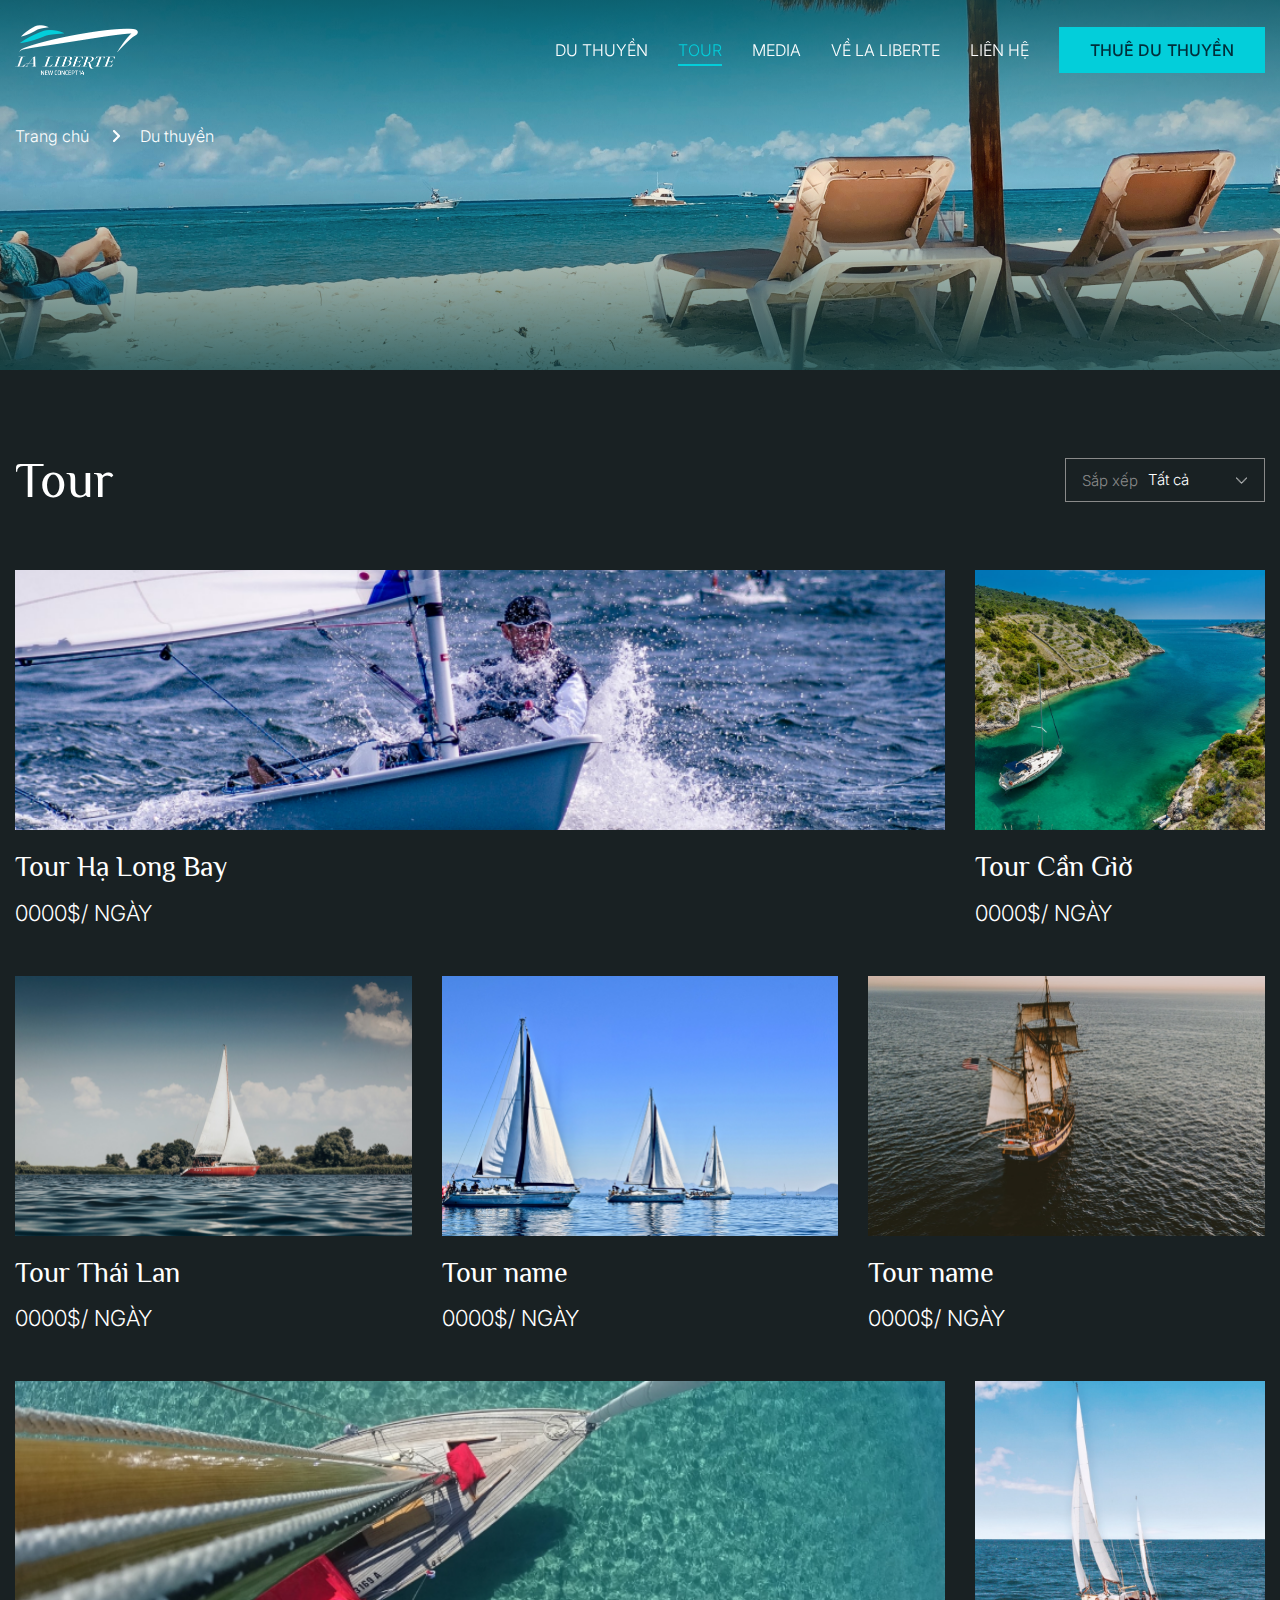
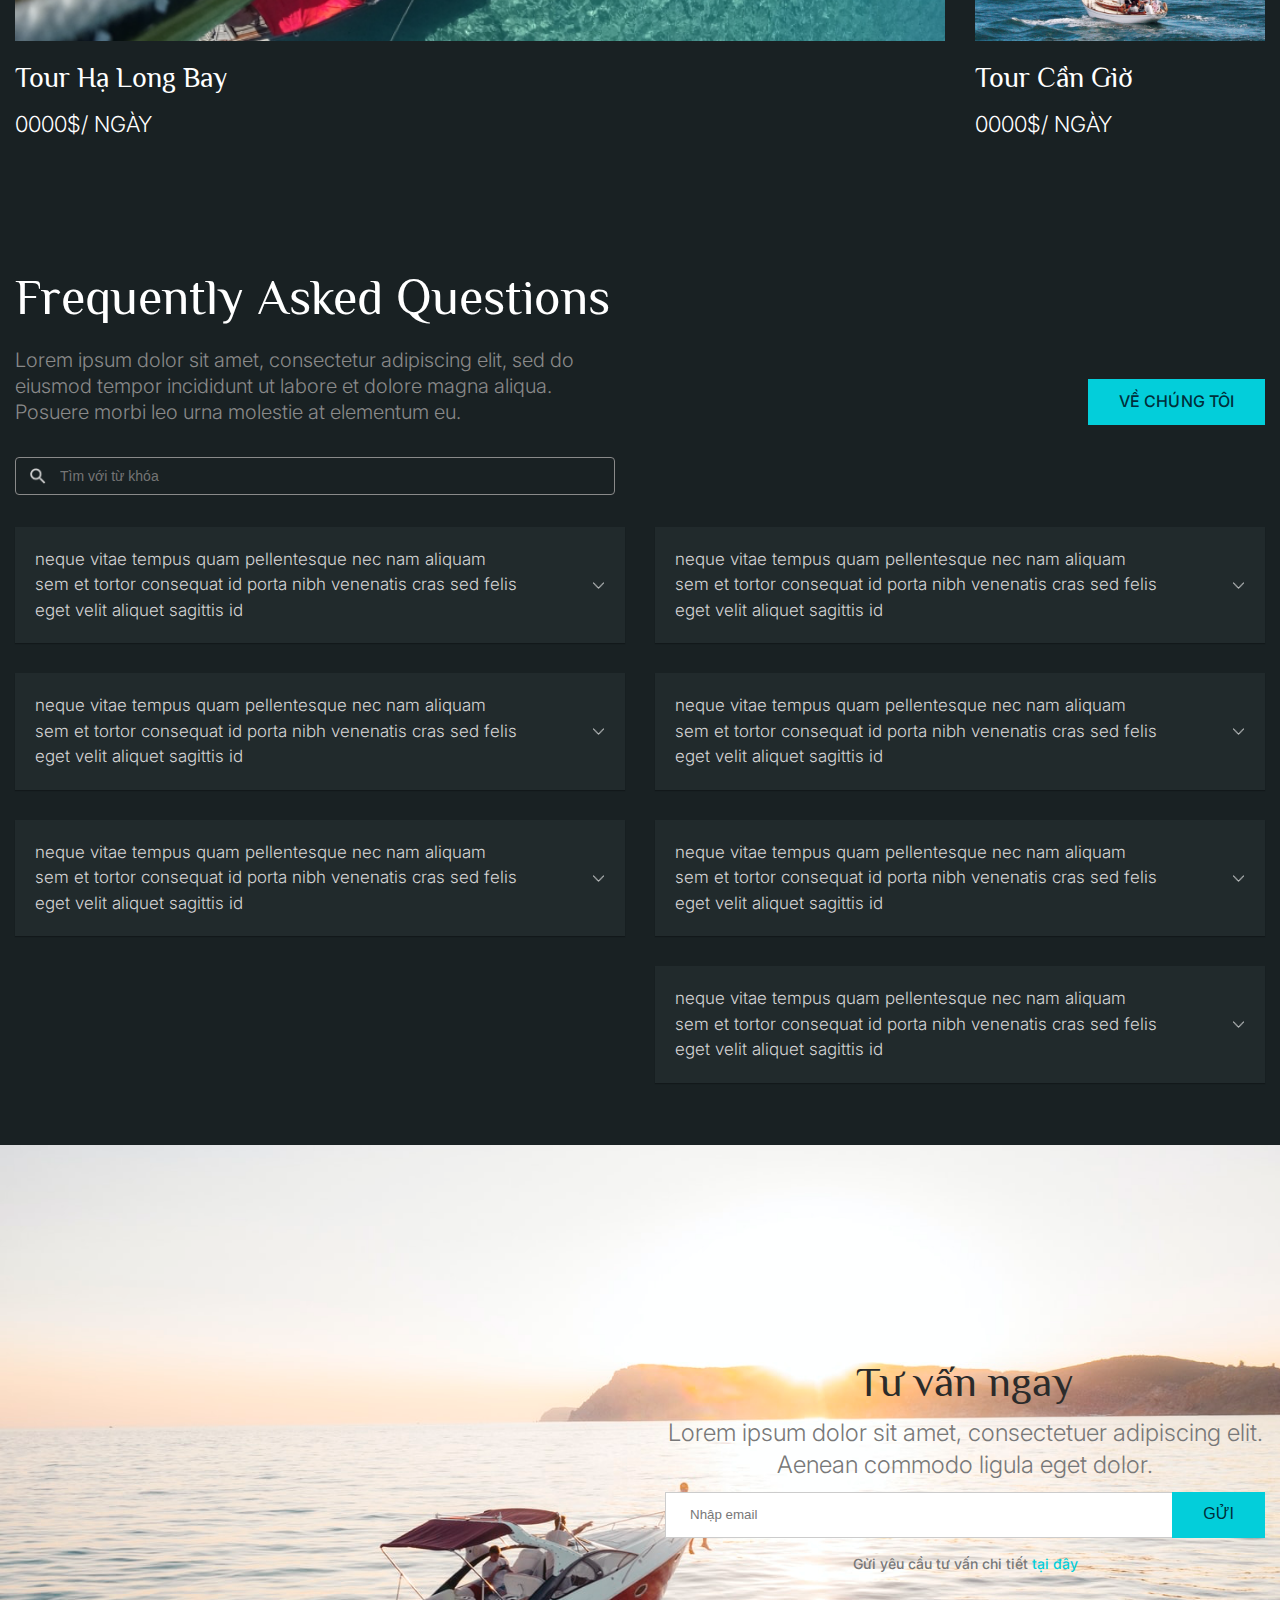
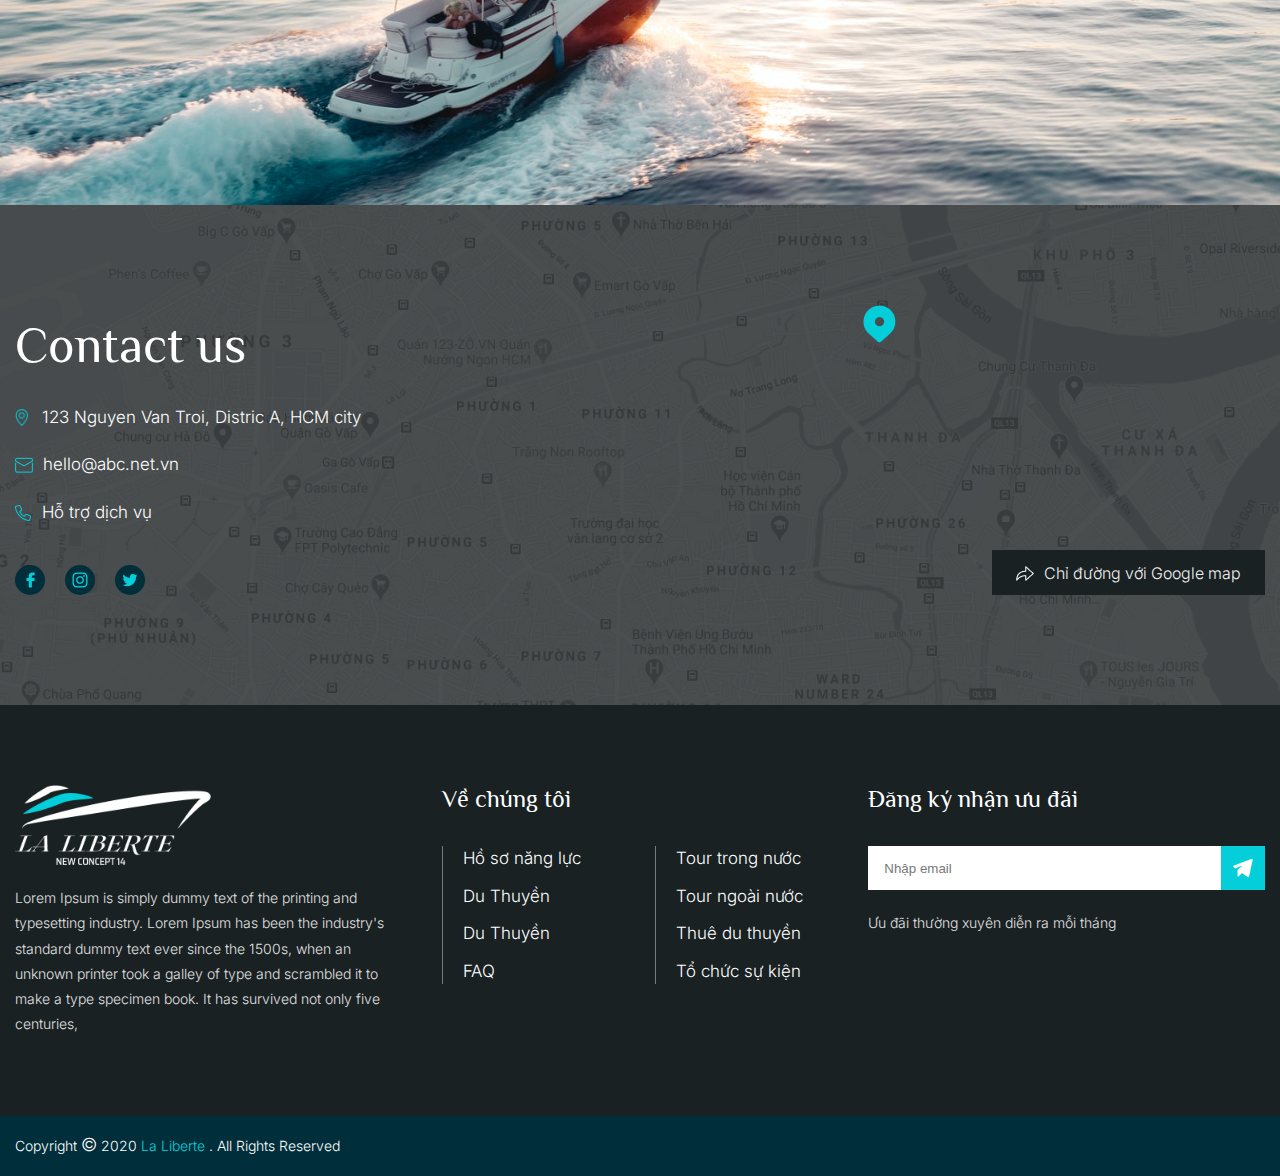
<file: tour.html>
<!DOCTYPE html>
<html lang="en">
  <head>
    <meta charset="UTF-8" />
    <meta http-equiv="X-UA-Compatible" content="IE=edge" />
    <meta name="viewport" content="width=device-width, initial-scale=1.0" />
    <title>La Liberte | Tour</title>

    <link rel="preconnect" href="https://fonts.gstatic.com" />
    <link
      href="https://fonts.googleapis.com/css2?family=Philosopher:wght@400;700&display=swap"
      rel="stylesheet"
    />
    <link
      href="https://fonts.googleapis.com/css2?family=Inter:wght@300;400;500;700;900&family=Philosopher:wght@400;700&display=swap"
      rel="stylesheet"
    />

    <link rel="stylesheet" href="/assets/css/style.min.css" type="text/css" />
    <script src="https://code.jquery.com/jquery-2.2.4.min.js"></script>
  </head>

  <body id="page-tour">
    <header class="header" id="header">
      <div class="container">
        <div class="header__wrapper">
          <div class="logo">
            <h1>
              <a href="/">
                <img src="assets/images/common/logo.png" alt="La Liberte" />
              </a>
            </h1>
          </div>
          <div class="d-md-none">
            <div id="toggle">
              <span class="one"></span>
              <span class="two"></span>
              <span class="three"></span>
            </div>
          </div>
          <nav id="navbar" class="navbar">
            <ul class="navbar__list">
              <li class="navbar__item">
                <a href="#" class="navbar__content">Du thuyền</a>
              </li>
              <li class="navbar__item active">
                <a href="/tour.html" class="navbar__content">Tour</a>
              </li>
              <li class="navbar__item">
                <a href="#" class="navbar__content">Media</a>
              </li>
              <li class="navbar__item">
                <a href="/about.html" class="navbar__content">Về La Liberte</a>
              </li>
              <li class="navbar__item">
                <a href="/contact.html" class="navbar__content">Liên hệ</a>
              </li>
              <li class="navbar__item">
                <a href="#" class="btn btn--primary">Thuê du thuyền</a>
              </li>
            </ul>
          </nav>
        </div>
      </div>
    </header>
    <main id="main">
      <section
        class="banner banner--no-content"
        style="background-image: url(/assets/images/tour/tour-banner-bg.png)"
      >
        <div class="container">
          <div class="breadcrumb mt-3">
            <div class="breadcrumb__inner">
              <div class="breadcrumb__item">
                <a href="/">Trang chủ</a>
              </div>
              <div class="breadcrumb__item">
                <span>Du thuyền</span>
              </div>
            </div>
          </div>
        </div>
      </section>
      <section class="products">
        <div class="container">
          <div
            class="d-md-flex justify-between align-center mb-md-15 mb-sm-8 mb-4"
          >
            <h2 class="typography-hero">Tour</h2>

            <div class="mt-10 mt-md-0 d-flex d-md-inline">
              <form class="select ml-a">
                <input type="hidden" name="sort" />
                <div class="select__field">
                  <p class="select__label">Sắp xếp</p>
                  <p class="select__value">Tất cả</p>
                  <span class="ic ic-arrow-down"></span>
                </div>
                <div class="select__list">
                  <div class="select__item">Giá thấp đến cao</div>
                  <div class="select__item">Giá cao đến thấp</div>
                  <div class="select__item">Cập nhật mới nhất</div>
                  <div class="select__item">Cập nhật cũ nhất</div>
                </div>
              </form>
            </div>
          </div>
          <div class="flex-row">
            <div class="col-md-9 col-sm-6 col-xs-12 mb-md-12 mb-8">
              <a href="/tour-detail.html">
                <div class="product">
                  <div class="product__image">
                    <img src="/assets/images/tour/tour-01.png" alt="NC14" />
                  </div>
                  <h4 class="product__name typography-h3">Tour Hạ Long Bay</h4>
                  <p class="product__pricing">0000$/ ngày</p>
                </div>
              </a>
            </div>
            <div class="col-md-3 col-sm-6 col-xs-12 mb-md-12 mb-8">
              <a href="/tour-detail.html">
                <div class="product">
                  <div class="product__image">
                    <img src="/assets/images/tour/tour-02.png" alt="NC14" />
                  </div>
                  <h4 class="product__name typography-h3">Tour Cần Giờ</h4>
                  <p class="product__pricing">0000$/ ngày</p>
                </div>
              </a>
            </div>
            <div class="col-md-4 col-sm-6 col-xs-12 mb-md-12 mb-8">
              <a href="/tour-detail.html">
                <div class="product">
                  <div class="product__image">
                    <img src="/assets/images/tour/tour-03.png" alt="NC14" />
                  </div>
                  <h4 class="product__name typography-h3">Tour Thái Lan</h4>
                  <p class="product__pricing">0000$/ ngày</p>
                </div>
              </a>
            </div>
            <div class="col-md-4 col-sm-6 col-xs-12 mb-md-12 mb-8">
              <a href="/tour-detail.html">
                <div class="product">
                  <div class="product__image">
                    <img src="/assets/images/tour/tour-04.png" alt="NC14" />
                  </div>
                  <h4 class="product__name typography-h3">Tour name</h4>
                  <p class="product__pricing">0000$/ ngày</p>
                </div>
              </a>
            </div>
            <div class="col-md-4 col-sm-6 col-xs-12 mb-md-12 mb-8">
              <a href="/tour-detail.html">
                <div class="product">
                  <div class="product__image">
                    <img src="/assets/images/tour/tour-05.png" alt="NC14" />
                  </div>
                  <h4 class="product__name typography-h3">Tour name</h4>
                  <p class="product__pricing">0000$/ ngày</p>
                </div>
              </a>
            </div>
            <div class="col-md-9 col-sm-6 col-xs-12 mb-md-12 mb-8">
              <a href="/tour-detail.html">
                <div class="product">
                  <div class="product__image">
                    <img src="/assets/images/tour/tour-06.png" alt="NC14" />
                  </div>
                  <h4 class="product__name typography-h3">Tour Hạ Long Bay</h4>
                  <p class="product__pricing">0000$/ ngày</p>
                </div>
              </a>
            </div>
            <div class="col-md-3 col-sm-6 col-xs-12 mb-md-12 mb-8">
              <a href="/tour-detail.html">
                <div class="product">
                  <div class="product__image">
                    <img src="/assets/images/tour/tour-07.png" alt="NC14" />
                  </div>
                  <h4 class="product__name typography-h3">Tour Cần Giờ</h4>
                  <p class="product__pricing">0000$/ ngày</p>
                </div>
              </a>
            </div>
          </div>
        </div>
      </section>
      <div class="d-md-none">
        <div class="container">
          <div class="divider"></div>
        </div>
      </div>
      <section class="faq">
        <div class="container">
          <div class="mb-md-8 mb-5">
            <div class="d-md-flex align-end justify-between mb-md-8 mb-5">
              <div class="faq__left">
                <div class="mb-md-5 mb-3">
                  <h2 class="typography-hero">Frequently Asked Questions</h2>
                </div>
                <p class="typography-subh1 text-gray">
                  Lorem ipsum dolor sit amet, consectetur adipiscing elit, sed
                  do eiusmod tempor incididunt ut labore et dolore magna aliqua.
                  Posuere morbi leo urna molestie at elementum eu.
                </p>
              </div>
              <div class="mt-3">
                <a href="#" class="btn btn--primary">Về chúng tôi</a>
              </div>
            </div>
            <div class="faq__left">
              <input
                type="text"
                class="search-field search-field--fullwidth"
                placeholder="Tìm với từ khóa"
              />
            </div>
          </div>
          <div class="mb-md-8 mb-5">
            <div class="flex-row">
              <div class="col-md-6 col-xs-12">
                <div class="faq__item">
                  <div class="faq__item-q">
                    <p class="typography-body">
                      neque vitae tempus quam pellentesque nec nam aliquam sem
                      et tortor consequat id porta nibh venenatis cras sed felis
                      eget velit aliquet sagittis id
                    </p>
                    <span class="ic ic-arrow-down"></span>
                  </div>
                  <div class="faq__item-a">
                    <p class="typography-body">
                      Nibh nisl condimentum id venenatis a condimentum vitae
                      sapien pellentesque. Phasellus vestibulum lorem sed risus.
                      Enim diam vulputate ut pharetra sit amet. Duis convallis
                      convallis tellus id interdum velit laoreet id. Elit at
                      imperdiet dui accumsan sit amet. Proin sed libero enim sed
                      faucibus turpis in. Duis at tellus at urna. In egestas
                      erat imperdiet sed euismod nisi porta lorem. Faucibus
                      ornare suspendisse sed nisi lacus. Sit amet nisl purus in
                      mollis nunc. In arcu cursus euismod quis. Tellus elementum
                      sagittis vitae et leo. Ipsum dolor sit amet consectetur
                      adipiscing elit duis tristique. Sagittis id consectetur
                      purus ut faucibus pulvinar elementum. Libero volutpat sed
                      cras ornare arcu dui vivamus arcu felis. Mi sit amet
                      mauris commodo quis imperdiet massa tincidunt.
                    </p>
                  </div>
                </div>
                <div class="faq__item">
                  <div class="faq__item-q">
                    <p class="typography-body">
                      neque vitae tempus quam pellentesque nec nam aliquam sem
                      et tortor consequat id porta nibh venenatis cras sed felis
                      eget velit aliquet sagittis id
                    </p>
                    <span class="ic ic-arrow-down"></span>
                  </div>
                  <div class="faq__item-a">
                    <p class="typography-body">
                      Nibh nisl condimentum id venenatis a condimentum vitae
                      sapien pellentesque. Phasellus vestibulum lorem sed risus.
                      Enim diam vulputate ut pharetra sit amet. Duis convallis
                      convallis tellus id interdum velit laoreet id. Elit at
                      imperdiet dui accumsan sit amet. Proin sed libero enim sed
                      faucibus turpis in. Duis at tellus at urna. In egestas
                      erat imperdiet sed euismod nisi porta lorem. Faucibus
                      ornare suspendisse sed nisi lacus. Sit amet nisl purus in
                      mollis nunc. In arcu cursus euismod quis. Tellus elementum
                      sagittis vitae et leo. Ipsum dolor sit amet consectetur
                      adipiscing elit duis tristique. Sagittis id consectetur
                      purus ut faucibus pulvinar elementum. Libero volutpat sed
                      cras ornare arcu dui vivamus arcu felis. Mi sit amet
                      mauris commodo quis imperdiet massa tincidunt.
                    </p>
                  </div>
                </div>
                <div class="faq__item">
                  <div class="faq__item-q">
                    <p class="typography-body">
                      neque vitae tempus quam pellentesque nec nam aliquam sem
                      et tortor consequat id porta nibh venenatis cras sed felis
                      eget velit aliquet sagittis id
                    </p>
                    <span class="ic ic-arrow-down"></span>
                  </div>
                  <div class="faq__item-a">
                    <p class="typography-body">
                      Nibh nisl condimentum id venenatis a condimentum vitae
                      sapien pellentesque. Phasellus vestibulum lorem sed risus.
                      Enim diam vulputate ut pharetra sit amet. Duis convallis
                      convallis tellus id interdum velit laoreet id. Elit at
                      imperdiet dui accumsan sit amet. Proin sed libero enim sed
                      faucibus turpis in. Duis at tellus at urna. In egestas
                      erat imperdiet sed euismod nisi porta lorem. Faucibus
                      ornare suspendisse sed nisi lacus. Sit amet nisl purus in
                      mollis nunc. In arcu cursus euismod quis. Tellus elementum
                      sagittis vitae et leo. Ipsum dolor sit amet consectetur
                      adipiscing elit duis tristique. Sagittis id consectetur
                      purus ut faucibus pulvinar elementum. Libero volutpat sed
                      cras ornare arcu dui vivamus arcu felis. Mi sit amet
                      mauris commodo quis imperdiet massa tincidunt.
                    </p>
                  </div>
                </div>
              </div>
              <div class="col-md-6 col-xs-12">
                <div class="faq__item">
                  <div class="faq__item-q">
                    <p class="typography-body">
                      neque vitae tempus quam pellentesque nec nam aliquam sem
                      et tortor consequat id porta nibh venenatis cras sed felis
                      eget velit aliquet sagittis id
                    </p>
                    <span class="ic ic-arrow-down"></span>
                  </div>
                  <div class="faq__item-a">
                    <p class="typography-body">
                      Nibh nisl condimentum id venenatis a condimentum vitae
                      sapien pellentesque. Phasellus vestibulum lorem sed risus.
                      Enim diam vulputate ut pharetra sit amet. Duis convallis
                      convallis tellus id interdum velit laoreet id. Elit at
                      imperdiet dui accumsan sit amet. Proin sed libero enim sed
                      faucibus turpis in. Duis at tellus at urna. In egestas
                      erat imperdiet sed euismod nisi porta lorem. Faucibus
                      ornare suspendisse sed nisi lacus. Sit amet nisl purus in
                      mollis nunc. In arcu cursus euismod quis. Tellus elementum
                      sagittis vitae et leo. Ipsum dolor sit amet consectetur
                      adipiscing elit duis tristique. Sagittis id consectetur
                      purus ut faucibus pulvinar elementum. Libero volutpat sed
                      cras ornare arcu dui vivamus arcu felis. Mi sit amet
                      mauris commodo quis imperdiet massa tincidunt.
                    </p>
                  </div>
                </div>
                <div class="faq__item">
                  <div class="faq__item-q">
                    <p class="typography-body">
                      neque vitae tempus quam pellentesque nec nam aliquam sem
                      et tortor consequat id porta nibh venenatis cras sed felis
                      eget velit aliquet sagittis id
                    </p>
                    <span class="ic ic-arrow-down"></span>
                  </div>
                  <div class="faq__item-a">
                    <p class="typography-body">
                      Nibh nisl condimentum id venenatis a condimentum vitae
                      sapien pellentesque. Phasellus vestibulum lorem sed risus.
                      Enim diam vulputate ut pharetra sit amet. Duis convallis
                      convallis tellus id interdum velit laoreet id. Elit at
                      imperdiet dui accumsan sit amet. Proin sed libero enim sed
                      faucibus turpis in. Duis at tellus at urna. In egestas
                      erat imperdiet sed euismod nisi porta lorem. Faucibus
                      ornare suspendisse sed nisi lacus. Sit amet nisl purus in
                      mollis nunc. In arcu cursus euismod quis. Tellus elementum
                      sagittis vitae et leo. Ipsum dolor sit amet consectetur
                      adipiscing elit duis tristique. Sagittis id consectetur
                      purus ut faucibus pulvinar elementum. Libero volutpat sed
                      cras ornare arcu dui vivamus arcu felis. Mi sit amet
                      mauris commodo quis imperdiet massa tincidunt.
                    </p>
                  </div>
                </div>
                <div class="faq__item">
                  <div class="faq__item-q">
                    <p class="typography-body">
                      neque vitae tempus quam pellentesque nec nam aliquam sem
                      et tortor consequat id porta nibh venenatis cras sed felis
                      eget velit aliquet sagittis id
                    </p>
                    <span class="ic ic-arrow-down"></span>
                  </div>
                  <div class="faq__item-a">
                    <p class="typography-body">
                      Nibh nisl condimentum id venenatis a condimentum vitae
                      sapien pellentesque. Phasellus vestibulum lorem sed risus.
                      Enim diam vulputate ut pharetra sit amet. Duis convallis
                      convallis tellus id interdum velit laoreet id. Elit at
                      imperdiet dui accumsan sit amet. Proin sed libero enim sed
                      faucibus turpis in. Duis at tellus at urna. In egestas
                      erat imperdiet sed euismod nisi porta lorem. Faucibus
                      ornare suspendisse sed nisi lacus. Sit amet nisl purus in
                      mollis nunc. In arcu cursus euismod quis. Tellus elementum
                      sagittis vitae et leo. Ipsum dolor sit amet consectetur
                      adipiscing elit duis tristique. Sagittis id consectetur
                      purus ut faucibus pulvinar elementum. Libero volutpat sed
                      cras ornare arcu dui vivamus arcu felis. Mi sit amet
                      mauris commodo quis imperdiet massa tincidunt.
                    </p>
                  </div>
                </div>
                <div class="faq__item">
                  <div class="faq__item-q">
                    <p class="typography-body">
                      neque vitae tempus quam pellentesque nec nam aliquam sem
                      et tortor consequat id porta nibh venenatis cras sed felis
                      eget velit aliquet sagittis id
                    </p>
                    <span class="ic ic-arrow-down"></span>
                  </div>
                  <div class="faq__item-a">
                    <p class="typography-body">
                      Nibh nisl condimentum id venenatis a condimentum vitae
                      sapien pellentesque. Phasellus vestibulum lorem sed risus.
                      Enim diam vulputate ut pharetra sit amet. Duis convallis
                      convallis tellus id interdum velit laoreet id. Elit at
                      imperdiet dui accumsan sit amet. Proin sed libero enim sed
                      faucibus turpis in. Duis at tellus at urna. In egestas
                      erat imperdiet sed euismod nisi porta lorem. Faucibus
                      ornare suspendisse sed nisi lacus. Sit amet nisl purus in
                      mollis nunc. In arcu cursus euismod quis. Tellus elementum
                      sagittis vitae et leo. Ipsum dolor sit amet consectetur
                      adipiscing elit duis tristique. Sagittis id consectetur
                      purus ut faucibus pulvinar elementum. Libero volutpat sed
                      cras ornare arcu dui vivamus arcu felis. Mi sit amet
                      mauris commodo quis imperdiet massa tincidunt.
                    </p>
                  </div>
                </div>
              </div>
            </div>
          </div>
        </div>
      </section>
      <section class="advisory">
        <div class="container">
          <div class="advisory__inner">
            <h2 class="typography-h1">Tư vấn ngay</h2>
            <p class="typography-subhero">
              Lorem ipsum dolor sit amet, consectetuer adipiscing elit. Aenean
              commodo ligula eget dolor.
            </p>
            <form action="#" class="advisory__form">
              <input
                name="email"
                type="email"
                required
                placeholder="Nhập email"
              />
              <button type="submit" class="btn btn--primary">Gửi</button>
            </form>
            <p class="typography-caption">
              Gửi yêu cầu tư vấn chi tiết
              <a href="#">tại đây</a>
            </p>
          </div>
        </div>
      </section>
      <section class="contact">
        <div class="mark">
          <img src="/assets/images/icons/goole-map-mark.png" alt="" />
        </div>
        <div class="container">
          <div class="flex-row">
            <div class="col-xs-12 col-md-6">
              <h2 class="typography-hero">Contact us</h2>
              <ul class="contact__list">
                <li class="contact__item">
                  <span class="ic ic-place ic-place--primary"></span>
                  <a href="#" class="typography-body">
                    123 Nguyen Van Troi, Distric A, HCM city
                  </a>
                </li>
                <li class="contact__item">
                  <span class="ic ic-letter ic-letter--primary"></span>
                  <a href="#" class="typography-body">hello@abc.net.vn</a>
                </li>
                <li class="contact__item">
                  <span class="ic ic-phone ic-phone--primary"></span>
                  <a href="#" class="typography-body">Hỗ trợ dịch vụ</a>
                </li>
              </ul>
              <ul class="social__list">
                <li class="social__item">
                  <a href="#" class="social__item-button">
                    <img src="/assets/images/icons/facebook.png" alt="" />
                    <img
                      src="/assets/images/icons/facebook-active.png"
                      alt=""
                    />
                  </a>
                </li>
                <li class="social__item">
                  <a href="#" class="social__item-button">
                    <img src="/assets/images/icons/instagram.png" alt="" />
                    <img
                      src="/assets/images/icons/instagram-active.png"
                      alt=""
                    />
                  </a>
                </li>
                <li class="social__item">
                  <a href="#" class="social__item-button">
                    <img src="/assets/images/icons/twitter.png" alt="" />
                    <img src="/assets/images/icons/twitter-active.png" alt="" />
                  </a>
                </li>
              </ul>
            </div>
            <div
              class="col-xs-12 col-md-6 d-md-flex d-block flex-column justify-end align-end"
            >
              <a href="#" class="contact__button">
                <span class="contact__button-icon">
                  <img src="/assets/images/icons/direction.png" alt="" />
                </span>
                Chỉ đường với Google map
              </a>
            </div>
          </div>
        </div>
      </section>
    </main>

    <footer id="footer" class="footer">
      <div class="footer__top">
        <div class="container">
          <div class="flex-row">
            <div class="col-xs-12 col-sm-12 col-md-4">
              <div class="logo">
                <a href="/">
                  <img src="/assets/images/common/logo.png" alt="" />
                </a>
              </div>

              <div class="typography-caption">
                Lorem Ipsum is simply dummy text of the printing and typesetting
                industry. Lorem Ipsum has been the industry's standard dummy
                text ever since the 1500s, when an unknown printer took a galley
                of type and scrambled it to make a type specimen book. It has
                survived not only five centuries,
              </div>
            </div>
            <div class="col-xs-12 col-sm-7 col-md-4">
              <h4 class="footer__top-title typography-h4">Về chúng tôi</h4>
              <div class="flex-row">
                <div class="col-xs-6">
                  <ul class="sitemap">
                    <li class="sitemap__item typography-body">
                      <a href="#">Hồ sơ năng lực</a>
                    </li>
                    <li class="sitemap__item typography-body">
                      <a href="#">Du Thuyền</a>
                    </li>
                    <li class="sitemap__item typography-body">
                      <a href="#">Du Thuyền</a>
                    </li>
                    <li class="sitemap__item typography-body">
                      <a href="#">FAQ</a>
                    </li>
                  </ul>
                </div>
                <div class="col-xs-6">
                  <ul class="sitemap">
                    <li class="sitemap__item typography-body">
                      <a href="#">Tour trong nước</a>
                    </li>
                    <li class="sitemap__item typography-body">
                      <a href="#">Tour ngoài nước</a>
                    </li>
                    <li class="sitemap__item typography-body">
                      <a href="#">Thuê du thuyền</a>
                    </li>
                    <li class="sitemap__item typography-body">
                      <a href="#">Tổ chức sự kiện</a>
                    </li>
                  </ul>
                </div>
              </div>
            </div>
            <div class="col-xs-12 col-sm-5 col-md-4">
              <h4 class="footer__top-title typography-h4">
                Đăng ký nhận ưu đãi
              </h4>
              <form class="subscribe">
                <input
                  name="email"
                  type="email"
                  required
                  placeholder="Nhập email"
                />
                <button type="submit" class="btn btn--primary">
                  <img src="/assets/images/icons/send.png" />
                </button>
              </form>
              <p class="typography-caption">
                Ưu đãi thường xuyên diễn ra mỗi tháng
              </p>
            </div>
          </div>
        </div>
      </div>

      <div class="copyright">
        <div class="container">
          <p class="typography-caption">
            Copyright
            <span class="special-character">©</span>
            2020
            <a href="/" class="brand">La Liberte</a>
            . All Rights Reserved
          </p>
        </div>
      </div>
    </footer>

    <script src="/assets/js/script.min.js"></script>
  </body>
</html>
</file>
<file: assets/css/style.min.css>
html,body,div,span,applet,object,iframe,h1,h2,h3,h4,h5,h6,p,blockquote,pre,a,abbr,acronym,address,big,cite,code,del,dfn,em,img,ins,kbd,q,s,samp,small,strike,strong,sub,sup,tt,var,b,u,i,center,dl,dt,dd,ol,ul,li,fieldset,form,label,legend,table,caption,tbody,tfoot,thead,tr,th,td,article,aside,canvas,details,embed,figure,figcaption,footer,header,hgroup,menu,nav,output,ruby,section,summary,time,mark,audio,video{margin:0;padding:0;border:0;font-size:100%;font:inherit;vertical-align:baseline}:focus{outline:0}article,aside,details,figcaption,figure,footer,header,hgroup,menu,nav,section{display:block}body{line-height:1}ol,ul{list-style:none}blockquote,q{quotes:none}blockquote:before,blockquote:after,q:before,q:after{content:'';content:none}table{border-collapse:collapse;border-spacing:0}input[type='search']::-webkit-search-cancel-button,input[type='search']::-webkit-search-decoration,input[type='search']::-webkit-search-results-button,input[type='search']::-webkit-search-results-decoration{-webkit-appearance:none;-moz-appearance:none}input[type='search']{-webkit-appearance:none;-moz-appearance:none;-webkit-box-sizing:content-box;box-sizing:content-box}textarea{overflow:auto;vertical-align:top;resize:vertical}audio,canvas,video{display:inline-block;*display:inline;*zoom:1;max-width:100%}audio:not([controls]){display:none;height:0}[hidden]{display:none}html{font-size:100%;-webkit-text-size-adjust:100%;-ms-text-size-adjust:100%}a:focus{outline:0}a:active,a:hover{outline:0}img{border:0;-ms-interpolation-mode:bicubic}figure{margin:0}form{margin:0}fieldset{border:1px solid #c0c0c0;margin:0 2px;padding:0.35em 0.625em 0.75em}legend{border:0;padding:0;white-space:normal;*margin-left:-7px}button,input{line-height:normal}button,select{text-transform:none}button,html input[type="button"],input[type="reset"],input[type="submit"]{-webkit-appearance:button;cursor:pointer;*overflow:visible}button[disabled],html input[disabled]{cursor:default}input[type='checkbox'],input[type='radio']{-webkit-box-sizing:border-box;box-sizing:border-box;padding:0;*height:13px;*width:13px}input[type='search']{-webkit-appearance:textfield;-webkit-box-sizing:content-box;box-sizing:content-box}input[type='search']::-webkit-search-cancel-button,input[type='search']::-webkit-search-decoration{-webkit-appearance:none}button::-moz-focus-inner,input::-moz-focus-inner{border:0;padding:0}textarea{overflow:auto;vertical-align:top}table{border-collapse:collapse;border-spacing:0}html,button,input,select,textarea{color:#222}::-moz-selection{background:#b3d4fc;text-shadow:none}::selection{background:#b3d4fc;text-shadow:none}img{vertical-align:middle}fieldset{border:0;margin:0;padding:0}textarea{resize:vertical}.chromeframe{margin:0.2em 0;background:#ccc;color:#000;padding:0.2em 0}.flex-wrap{-ms-flex-wrap:wrap;flex-wrap:wrap}.flex-nowrap{-ms-flex-wrap:nowrap;flex-wrap:nowrap}.flex-column{-webkit-box-orient:vertical;-webkit-box-direction:normal;-ms-flex-direction:column;flex-direction:column}.container{width:100%;max-width:1280px;margin-left:auto;margin-right:auto;padding-left:15px;padding-right:15px}.flex-row{display:-webkit-box;display:-ms-flexbox;display:flex;-ms-flex-wrap:wrap;flex-wrap:wrap;margin-left:-15px;margin-right:-15px}.flex-row>*{padding-left:15px;padding-right:15px}.flex-middle{display:-webkit-box;display:-ms-flexbox;display:flex;-webkit-box-pack:center;-ms-flex-pack:center;justify-content:center;-webkit-box-align:center;-ms-flex-align:center;align-items:center}.justify-center{-webkit-box-pack:center;-ms-flex-pack:center;justify-content:center}.justify-start{-webkit-box-pack:start;-ms-flex-pack:start;justify-content:flex-start}.justify-end{-webkit-box-pack:end;-ms-flex-pack:end;justify-content:flex-end}.justify-arround{-ms-flex-pack:distribute;justify-content:space-around}.justify-between{-webkit-box-pack:justify;-ms-flex-pack:justify;justify-content:space-between}.align-start{-webkit-box-align:start;-ms-flex-align:start;align-items:flex-start}.align-end{-webkit-box-align:end;-ms-flex-align:end;align-items:flex-end}.align-center{-webkit-box-align:center;-ms-flex-align:center;align-items:center}.text-center{text-align:center}.text-left{text-align:left}.text-right{text-align:right}.row .col-auto{-ms-flex:0 0 auto;-webkit-box-flex:0;flex:0 0 auto;width:auto;max-width:100%}.d-none{display:none}.d-inline{display:inline-block}.d-block{display:block}.d-flex{display:-webkit-box;display:-ms-flexbox;display:flex}.mv-a{margin-left:auto;margin-right:auto}.mr-a{margin-right:auto}.ml-a{margin-left:auto}.p-0{padding:0px}.pt-0{padding-top:0px}.pb-0{padding-bottom:0px}.pr-0{padding-right:0px}.pl-0{padding-left:0px}.ph-0{padding-left:0px;padding-right:0px}.pv-0{padding-top:0px;padding-bottom:0px}.m-0{margin:0px}.mt-0{margin-top:0px}.mb-0{margin-bottom:0px}.mr-0{margin-right:0px}.ml-0{margin-left:0px}.mh-0{margin-left:0px;margin-right:0px}.mv-0{margin-top:0px;margin-bottom:0px}.p-1{padding:4px}.pt-1{padding-top:4px}.pb-1{padding-bottom:4px}.pr-1{padding-right:4px}.pl-1{padding-left:4px}.ph-1{padding-left:4px;padding-right:4px}.pv-1{padding-top:4px;padding-bottom:4px}.m-1{margin:4px}.mt-1{margin-top:4px}.mb-1{margin-bottom:4px}.mr-1{margin-right:4px}.ml-1{margin-left:4px}.mh-1{margin-left:4px;margin-right:4px}.mv-1{margin-top:4px;margin-bottom:4px}.p-2{padding:8px}.pt-2{padding-top:8px}.pb-2{padding-bottom:8px}.pr-2{padding-right:8px}.pl-2{padding-left:8px}.ph-2{padding-left:8px;padding-right:8px}.pv-2{padding-top:8px;padding-bottom:8px}.m-2{margin:8px}.mt-2{margin-top:8px}.mb-2{margin-bottom:8px}.mr-2{margin-right:8px}.ml-2{margin-left:8px}.mh-2{margin-left:8px;margin-right:8px}.mv-2{margin-top:8px;margin-bottom:8px}.p-3{padding:12px}.pt-3{padding-top:12px}.pb-3{padding-bottom:12px}.pr-3{padding-right:12px}.pl-3{padding-left:12px}.ph-3{padding-left:12px;padding-right:12px}.pv-3{padding-top:12px;padding-bottom:12px}.m-3{margin:12px}.mt-3{margin-top:12px}.mb-3{margin-bottom:12px}.mr-3{margin-right:12px}.ml-3{margin-left:12px}.mh-3{margin-left:12px;margin-right:12px}.mv-3{margin-top:12px;margin-bottom:12px}.p-4{padding:16px}.pt-4{padding-top:16px}.pb-4{padding-bottom:16px}.pr-4{padding-right:16px}.pl-4{padding-left:16px}.ph-4{padding-left:16px;padding-right:16px}.pv-4{padding-top:16px;padding-bottom:16px}.m-4{margin:16px}.mt-4{margin-top:16px}.mb-4{margin-bottom:16px}.mr-4{margin-right:16px}.ml-4{margin-left:16px}.mh-4{margin-left:16px;margin-right:16px}.mv-4{margin-top:16px;margin-bottom:16px}.p-5{padding:20px}.pt-5{padding-top:20px}.pb-5{padding-bottom:20px}.pr-5{padding-right:20px}.pl-5{padding-left:20px}.ph-5{padding-left:20px;padding-right:20px}.pv-5{padding-top:20px;padding-bottom:20px}.m-5{margin:20px}.mt-5{margin-top:20px}.mb-5{margin-bottom:20px}.mr-5{margin-right:20px}.ml-5{margin-left:20px}.mh-5{margin-left:20px;margin-right:20px}.mv-5{margin-top:20px;margin-bottom:20px}.p-6{padding:24px}.pt-6{padding-top:24px}.pb-6{padding-bottom:24px}.pr-6{padding-right:24px}.pl-6{padding-left:24px}.ph-6{padding-left:24px;padding-right:24px}.pv-6{padding-top:24px;padding-bottom:24px}.m-6{margin:24px}.mt-6{margin-top:24px}.mb-6{margin-bottom:24px}.mr-6{margin-right:24px}.ml-6{margin-left:24px}.mh-6{margin-left:24px;margin-right:24px}.mv-6{margin-top:24px;margin-bottom:24px}.p-7{padding:28px}.pt-7{padding-top:28px}.pb-7{padding-bottom:28px}.pr-7{padding-right:28px}.pl-7{padding-left:28px}.ph-7{padding-left:28px;padding-right:28px}.pv-7{padding-top:28px;padding-bottom:28px}.m-7{margin:28px}.mt-7{margin-top:28px}.mb-7{margin-bottom:28px}.mr-7{margin-right:28px}.ml-7{margin-left:28px}.mh-7{margin-left:28px;margin-right:28px}.mv-7{margin-top:28px;margin-bottom:28px}.p-8{padding:32px}.pt-8{padding-top:32px}.pb-8{padding-bottom:32px}.pr-8{padding-right:32px}.pl-8{padding-left:32px}.ph-8{padding-left:32px;padding-right:32px}.pv-8{padding-top:32px;padding-bottom:32px}.m-8{margin:32px}.mt-8{margin-top:32px}.mb-8{margin-bottom:32px}.mr-8{margin-right:32px}.ml-8{margin-left:32px}.mh-8{margin-left:32px;margin-right:32px}.mv-8{margin-top:32px;margin-bottom:32px}.p-9{padding:36px}.pt-9{padding-top:36px}.pb-9{padding-bottom:36px}.pr-9{padding-right:36px}.pl-9{padding-left:36px}.ph-9{padding-left:36px;padding-right:36px}.pv-9{padding-top:36px;padding-bottom:36px}.m-9{margin:36px}.mt-9{margin-top:36px}.mb-9{margin-bottom:36px}.mr-9{margin-right:36px}.ml-9{margin-left:36px}.mh-9{margin-left:36px;margin-right:36px}.mv-9{margin-top:36px;margin-bottom:36px}.p-10{padding:40px}.pt-10{padding-top:40px}.pb-10{padding-bottom:40px}.pr-10{padding-right:40px}.pl-10{padding-left:40px}.ph-10{padding-left:40px;padding-right:40px}.pv-10{padding-top:40px;padding-bottom:40px}.m-10{margin:40px}.mt-10{margin-top:40px}.mb-10{margin-bottom:40px}.mr-10{margin-right:40px}.ml-10{margin-left:40px}.mh-10{margin-left:40px;margin-right:40px}.mv-10{margin-top:40px;margin-bottom:40px}.p-11{padding:44px}.pt-11{padding-top:44px}.pb-11{padding-bottom:44px}.pr-11{padding-right:44px}.pl-11{padding-left:44px}.ph-11{padding-left:44px;padding-right:44px}.pv-11{padding-top:44px;padding-bottom:44px}.m-11{margin:44px}.mt-11{margin-top:44px}.mb-11{margin-bottom:44px}.mr-11{margin-right:44px}.ml-11{margin-left:44px}.mh-11{margin-left:44px;margin-right:44px}.mv-11{margin-top:44px;margin-bottom:44px}.p-12{padding:48px}.pt-12{padding-top:48px}.pb-12{padding-bottom:48px}.pr-12{padding-right:48px}.pl-12{padding-left:48px}.ph-12{padding-left:48px;padding-right:48px}.pv-12{padding-top:48px;padding-bottom:48px}.m-12{margin:48px}.mt-12{margin-top:48px}.mb-12{margin-bottom:48px}.mr-12{margin-right:48px}.ml-12{margin-left:48px}.mh-12{margin-left:48px;margin-right:48px}.mv-12{margin-top:48px;margin-bottom:48px}.p-13{padding:52px}.pt-13{padding-top:52px}.pb-13{padding-bottom:52px}.pr-13{padding-right:52px}.pl-13{padding-left:52px}.ph-13{padding-left:52px;padding-right:52px}.pv-13{padding-top:52px;padding-bottom:52px}.m-13{margin:52px}.mt-13{margin-top:52px}.mb-13{margin-bottom:52px}.mr-13{margin-right:52px}.ml-13{margin-left:52px}.mh-13{margin-left:52px;margin-right:52px}.mv-13{margin-top:52px;margin-bottom:52px}.p-14{padding:56px}.pt-14{padding-top:56px}.pb-14{padding-bottom:56px}.pr-14{padding-right:56px}.pl-14{padding-left:56px}.ph-14{padding-left:56px;padding-right:56px}.pv-14{padding-top:56px;padding-bottom:56px}.m-14{margin:56px}.mt-14{margin-top:56px}.mb-14{margin-bottom:56px}.mr-14{margin-right:56px}.ml-14{margin-left:56px}.mh-14{margin-left:56px;margin-right:56px}.mv-14{margin-top:56px;margin-bottom:56px}.p-15{padding:60px}.pt-15{padding-top:60px}.pb-15{padding-bottom:60px}.pr-15{padding-right:60px}.pl-15{padding-left:60px}.ph-15{padding-left:60px;padding-right:60px}.pv-15{padding-top:60px;padding-bottom:60px}.m-15{margin:60px}.mt-15{margin-top:60px}.mb-15{margin-bottom:60px}.mr-15{margin-right:60px}.ml-15{margin-left:60px}.mh-15{margin-left:60px;margin-right:60px}.mv-15{margin-top:60px;margin-bottom:60px}.p-16{padding:64px}.pt-16{padding-top:64px}.pb-16{padding-bottom:64px}.pr-16{padding-right:64px}.pl-16{padding-left:64px}.ph-16{padding-left:64px;padding-right:64px}.pv-16{padding-top:64px;padding-bottom:64px}.m-16{margin:64px}.mt-16{margin-top:64px}.mb-16{margin-bottom:64px}.mr-16{margin-right:64px}.ml-16{margin-left:64px}.mh-16{margin-left:64px;margin-right:64px}.mv-16{margin-top:64px;margin-bottom:64px}.p-17{padding:68px}.pt-17{padding-top:68px}.pb-17{padding-bottom:68px}.pr-17{padding-right:68px}.pl-17{padding-left:68px}.ph-17{padding-left:68px;padding-right:68px}.pv-17{padding-top:68px;padding-bottom:68px}.m-17{margin:68px}.mt-17{margin-top:68px}.mb-17{margin-bottom:68px}.mr-17{margin-right:68px}.ml-17{margin-left:68px}.mh-17{margin-left:68px;margin-right:68px}.mv-17{margin-top:68px;margin-bottom:68px}.p-18{padding:72px}.pt-18{padding-top:72px}.pb-18{padding-bottom:72px}.pr-18{padding-right:72px}.pl-18{padding-left:72px}.ph-18{padding-left:72px;padding-right:72px}.pv-18{padding-top:72px;padding-bottom:72px}.m-18{margin:72px}.mt-18{margin-top:72px}.mb-18{margin-bottom:72px}.mr-18{margin-right:72px}.ml-18{margin-left:72px}.mh-18{margin-left:72px;margin-right:72px}.mv-18{margin-top:72px;margin-bottom:72px}.p-19{padding:76px}.pt-19{padding-top:76px}.pb-19{padding-bottom:76px}.pr-19{padding-right:76px}.pl-19{padding-left:76px}.ph-19{padding-left:76px;padding-right:76px}.pv-19{padding-top:76px;padding-bottom:76px}.m-19{margin:76px}.mt-19{margin-top:76px}.mb-19{margin-bottom:76px}.mr-19{margin-right:76px}.ml-19{margin-left:76px}.mh-19{margin-left:76px;margin-right:76px}.mv-19{margin-top:76px;margin-bottom:76px}.p-20{padding:80px}.pt-20{padding-top:80px}.pb-20{padding-bottom:80px}.pr-20{padding-right:80px}.pl-20{padding-left:80px}.ph-20{padding-left:80px;padding-right:80px}.pv-20{padding-top:80px;padding-bottom:80px}.m-20{margin:80px}.mt-20{margin-top:80px}.mb-20{margin-bottom:80px}.mr-20{margin-right:80px}.ml-20{margin-left:80px}.mh-20{margin-left:80px;margin-right:80px}.mv-20{margin-top:80px;margin-bottom:80px}@media (min-width: 320px){.d-xs-none{display:none}.d-xs-block{display:block}.d-xs-inline{display:inline-block}.d-xs-flex{display:-webkit-box;display:-ms-flexbox;display:flex}.col-xs-1{-webkit-box-flex:0;-ms-flex:0 0 8.33333%;flex:0 0 8.33333%;max-width:8.33333%}.col-xs-2{-webkit-box-flex:0;-ms-flex:0 0 16.66667%;flex:0 0 16.66667%;max-width:16.66667%}.col-xs-3{-webkit-box-flex:0;-ms-flex:0 0 25%;flex:0 0 25%;max-width:25%}.col-xs-4{-webkit-box-flex:0;-ms-flex:0 0 33.33333%;flex:0 0 33.33333%;max-width:33.33333%}.col-xs-5{-webkit-box-flex:0;-ms-flex:0 0 41.66667%;flex:0 0 41.66667%;max-width:41.66667%}.col-xs-6{-webkit-box-flex:0;-ms-flex:0 0 50%;flex:0 0 50%;max-width:50%}.col-xs-7{-webkit-box-flex:0;-ms-flex:0 0 58.33333%;flex:0 0 58.33333%;max-width:58.33333%}.col-xs-8{-webkit-box-flex:0;-ms-flex:0 0 66.66667%;flex:0 0 66.66667%;max-width:66.66667%}.col-xs-9{-webkit-box-flex:0;-ms-flex:0 0 75%;flex:0 0 75%;max-width:75%}.col-xs-10{-webkit-box-flex:0;-ms-flex:0 0 83.33333%;flex:0 0 83.33333%;max-width:83.33333%}.col-xs-11{-webkit-box-flex:0;-ms-flex:0 0 91.66667%;flex:0 0 91.66667%;max-width:91.66667%}.col-xs-12{-webkit-box-flex:0;-ms-flex:0 0 100%;flex:0 0 100%;max-width:100%}.mv-xs-a{margin-left:auto;margin-right:auto}.mr-xs-a{margin-right:auto}.ml-xs-a{margin-left:auto}.p-xs-0{padding:0px}.pt-xs-0{padding-top:0px}.pb-xs-0{padding-bottom:0px}.pr-xs-0{padding-right:0px}.pl-xs-0{padding-left:0px}.ph-xs-0{padding-left:0px;padding-right:0px}.pv-xs-0{padding-top:0px;padding-bottom:0px}.m-xs-0{margin:0px}.mt-xs-0{margin-top:0px}.mb-xs-0{margin-bottom:0px}.mr-xs-0{margin-right:0px}.ml-xs-0{margin-left:0px}.mh-xs-0{margin-left:0px;margin-right:0px}.mv-xs-0{margin-top:0px;margin-bottom:0px}.p-xs-1{padding:4px}.pt-xs-1{padding-top:4px}.pb-xs-1{padding-bottom:4px}.pr-xs-1{padding-right:4px}.pl-xs-1{padding-left:4px}.ph-xs-1{padding-left:4px;padding-right:4px}.pv-xs-1{padding-top:4px;padding-bottom:4px}.m-xs-1{margin:4px}.mt-xs-1{margin-top:4px}.mb-xs-1{margin-bottom:4px}.mr-xs-1{margin-right:4px}.ml-xs-1{margin-left:4px}.mh-xs-1{margin-left:4px;margin-right:4px}.mv-xs-1{margin-top:4px;margin-bottom:4px}.p-xs-2{padding:8px}.pt-xs-2{padding-top:8px}.pb-xs-2{padding-bottom:8px}.pr-xs-2{padding-right:8px}.pl-xs-2{padding-left:8px}.ph-xs-2{padding-left:8px;padding-right:8px}.pv-xs-2{padding-top:8px;padding-bottom:8px}.m-xs-2{margin:8px}.mt-xs-2{margin-top:8px}.mb-xs-2{margin-bottom:8px}.mr-xs-2{margin-right:8px}.ml-xs-2{margin-left:8px}.mh-xs-2{margin-left:8px;margin-right:8px}.mv-xs-2{margin-top:8px;margin-bottom:8px}.p-xs-3{padding:12px}.pt-xs-3{padding-top:12px}.pb-xs-3{padding-bottom:12px}.pr-xs-3{padding-right:12px}.pl-xs-3{padding-left:12px}.ph-xs-3{padding-left:12px;padding-right:12px}.pv-xs-3{padding-top:12px;padding-bottom:12px}.m-xs-3{margin:12px}.mt-xs-3{margin-top:12px}.mb-xs-3{margin-bottom:12px}.mr-xs-3{margin-right:12px}.ml-xs-3{margin-left:12px}.mh-xs-3{margin-left:12px;margin-right:12px}.mv-xs-3{margin-top:12px;margin-bottom:12px}.p-xs-4{padding:16px}.pt-xs-4{padding-top:16px}.pb-xs-4{padding-bottom:16px}.pr-xs-4{padding-right:16px}.pl-xs-4{padding-left:16px}.ph-xs-4{padding-left:16px;padding-right:16px}.pv-xs-4{padding-top:16px;padding-bottom:16px}.m-xs-4{margin:16px}.mt-xs-4{margin-top:16px}.mb-xs-4{margin-bottom:16px}.mr-xs-4{margin-right:16px}.ml-xs-4{margin-left:16px}.mh-xs-4{margin-left:16px;margin-right:16px}.mv-xs-4{margin-top:16px;margin-bottom:16px}.p-xs-5{padding:20px}.pt-xs-5{padding-top:20px}.pb-xs-5{padding-bottom:20px}.pr-xs-5{padding-right:20px}.pl-xs-5{padding-left:20px}.ph-xs-5{padding-left:20px;padding-right:20px}.pv-xs-5{padding-top:20px;padding-bottom:20px}.m-xs-5{margin:20px}.mt-xs-5{margin-top:20px}.mb-xs-5{margin-bottom:20px}.mr-xs-5{margin-right:20px}.ml-xs-5{margin-left:20px}.mh-xs-5{margin-left:20px;margin-right:20px}.mv-xs-5{margin-top:20px;margin-bottom:20px}.p-xs-6{padding:24px}.pt-xs-6{padding-top:24px}.pb-xs-6{padding-bottom:24px}.pr-xs-6{padding-right:24px}.pl-xs-6{padding-left:24px}.ph-xs-6{padding-left:24px;padding-right:24px}.pv-xs-6{padding-top:24px;padding-bottom:24px}.m-xs-6{margin:24px}.mt-xs-6{margin-top:24px}.mb-xs-6{margin-bottom:24px}.mr-xs-6{margin-right:24px}.ml-xs-6{margin-left:24px}.mh-xs-6{margin-left:24px;margin-right:24px}.mv-xs-6{margin-top:24px;margin-bottom:24px}.p-xs-7{padding:28px}.pt-xs-7{padding-top:28px}.pb-xs-7{padding-bottom:28px}.pr-xs-7{padding-right:28px}.pl-xs-7{padding-left:28px}.ph-xs-7{padding-left:28px;padding-right:28px}.pv-xs-7{padding-top:28px;padding-bottom:28px}.m-xs-7{margin:28px}.mt-xs-7{margin-top:28px}.mb-xs-7{margin-bottom:28px}.mr-xs-7{margin-right:28px}.ml-xs-7{margin-left:28px}.mh-xs-7{margin-left:28px;margin-right:28px}.mv-xs-7{margin-top:28px;margin-bottom:28px}.p-xs-8{padding:32px}.pt-xs-8{padding-top:32px}.pb-xs-8{padding-bottom:32px}.pr-xs-8{padding-right:32px}.pl-xs-8{padding-left:32px}.ph-xs-8{padding-left:32px;padding-right:32px}.pv-xs-8{padding-top:32px;padding-bottom:32px}.m-xs-8{margin:32px}.mt-xs-8{margin-top:32px}.mb-xs-8{margin-bottom:32px}.mr-xs-8{margin-right:32px}.ml-xs-8{margin-left:32px}.mh-xs-8{margin-left:32px;margin-right:32px}.mv-xs-8{margin-top:32px;margin-bottom:32px}.p-xs-9{padding:36px}.pt-xs-9{padding-top:36px}.pb-xs-9{padding-bottom:36px}.pr-xs-9{padding-right:36px}.pl-xs-9{padding-left:36px}.ph-xs-9{padding-left:36px;padding-right:36px}.pv-xs-9{padding-top:36px;padding-bottom:36px}.m-xs-9{margin:36px}.mt-xs-9{margin-top:36px}.mb-xs-9{margin-bottom:36px}.mr-xs-9{margin-right:36px}.ml-xs-9{margin-left:36px}.mh-xs-9{margin-left:36px;margin-right:36px}.mv-xs-9{margin-top:36px;margin-bottom:36px}.p-xs-10{padding:40px}.pt-xs-10{padding-top:40px}.pb-xs-10{padding-bottom:40px}.pr-xs-10{padding-right:40px}.pl-xs-10{padding-left:40px}.ph-xs-10{padding-left:40px;padding-right:40px}.pv-xs-10{padding-top:40px;padding-bottom:40px}.m-xs-10{margin:40px}.mt-xs-10{margin-top:40px}.mb-xs-10{margin-bottom:40px}.mr-xs-10{margin-right:40px}.ml-xs-10{margin-left:40px}.mh-xs-10{margin-left:40px;margin-right:40px}.mv-xs-10{margin-top:40px;margin-bottom:40px}.p-xs-11{padding:44px}.pt-xs-11{padding-top:44px}.pb-xs-11{padding-bottom:44px}.pr-xs-11{padding-right:44px}.pl-xs-11{padding-left:44px}.ph-xs-11{padding-left:44px;padding-right:44px}.pv-xs-11{padding-top:44px;padding-bottom:44px}.m-xs-11{margin:44px}.mt-xs-11{margin-top:44px}.mb-xs-11{margin-bottom:44px}.mr-xs-11{margin-right:44px}.ml-xs-11{margin-left:44px}.mh-xs-11{margin-left:44px;margin-right:44px}.mv-xs-11{margin-top:44px;margin-bottom:44px}.p-xs-12{padding:48px}.pt-xs-12{padding-top:48px}.pb-xs-12{padding-bottom:48px}.pr-xs-12{padding-right:48px}.pl-xs-12{padding-left:48px}.ph-xs-12{padding-left:48px;padding-right:48px}.pv-xs-12{padding-top:48px;padding-bottom:48px}.m-xs-12{margin:48px}.mt-xs-12{margin-top:48px}.mb-xs-12{margin-bottom:48px}.mr-xs-12{margin-right:48px}.ml-xs-12{margin-left:48px}.mh-xs-12{margin-left:48px;margin-right:48px}.mv-xs-12{margin-top:48px;margin-bottom:48px}.p-xs-13{padding:52px}.pt-xs-13{padding-top:52px}.pb-xs-13{padding-bottom:52px}.pr-xs-13{padding-right:52px}.pl-xs-13{padding-left:52px}.ph-xs-13{padding-left:52px;padding-right:52px}.pv-xs-13{padding-top:52px;padding-bottom:52px}.m-xs-13{margin:52px}.mt-xs-13{margin-top:52px}.mb-xs-13{margin-bottom:52px}.mr-xs-13{margin-right:52px}.ml-xs-13{margin-left:52px}.mh-xs-13{margin-left:52px;margin-right:52px}.mv-xs-13{margin-top:52px;margin-bottom:52px}.p-xs-14{padding:56px}.pt-xs-14{padding-top:56px}.pb-xs-14{padding-bottom:56px}.pr-xs-14{padding-right:56px}.pl-xs-14{padding-left:56px}.ph-xs-14{padding-left:56px;padding-right:56px}.pv-xs-14{padding-top:56px;padding-bottom:56px}.m-xs-14{margin:56px}.mt-xs-14{margin-top:56px}.mb-xs-14{margin-bottom:56px}.mr-xs-14{margin-right:56px}.ml-xs-14{margin-left:56px}.mh-xs-14{margin-left:56px;margin-right:56px}.mv-xs-14{margin-top:56px;margin-bottom:56px}.p-xs-15{padding:60px}.pt-xs-15{padding-top:60px}.pb-xs-15{padding-bottom:60px}.pr-xs-15{padding-right:60px}.pl-xs-15{padding-left:60px}.ph-xs-15{padding-left:60px;padding-right:60px}.pv-xs-15{padding-top:60px;padding-bottom:60px}.m-xs-15{margin:60px}.mt-xs-15{margin-top:60px}.mb-xs-15{margin-bottom:60px}.mr-xs-15{margin-right:60px}.ml-xs-15{margin-left:60px}.mh-xs-15{margin-left:60px;margin-right:60px}.mv-xs-15{margin-top:60px;margin-bottom:60px}.p-xs-16{padding:64px}.pt-xs-16{padding-top:64px}.pb-xs-16{padding-bottom:64px}.pr-xs-16{padding-right:64px}.pl-xs-16{padding-left:64px}.ph-xs-16{padding-left:64px;padding-right:64px}.pv-xs-16{padding-top:64px;padding-bottom:64px}.m-xs-16{margin:64px}.mt-xs-16{margin-top:64px}.mb-xs-16{margin-bottom:64px}.mr-xs-16{margin-right:64px}.ml-xs-16{margin-left:64px}.mh-xs-16{margin-left:64px;margin-right:64px}.mv-xs-16{margin-top:64px;margin-bottom:64px}.p-xs-17{padding:68px}.pt-xs-17{padding-top:68px}.pb-xs-17{padding-bottom:68px}.pr-xs-17{padding-right:68px}.pl-xs-17{padding-left:68px}.ph-xs-17{padding-left:68px;padding-right:68px}.pv-xs-17{padding-top:68px;padding-bottom:68px}.m-xs-17{margin:68px}.mt-xs-17{margin-top:68px}.mb-xs-17{margin-bottom:68px}.mr-xs-17{margin-right:68px}.ml-xs-17{margin-left:68px}.mh-xs-17{margin-left:68px;margin-right:68px}.mv-xs-17{margin-top:68px;margin-bottom:68px}.p-xs-18{padding:72px}.pt-xs-18{padding-top:72px}.pb-xs-18{padding-bottom:72px}.pr-xs-18{padding-right:72px}.pl-xs-18{padding-left:72px}.ph-xs-18{padding-left:72px;padding-right:72px}.pv-xs-18{padding-top:72px;padding-bottom:72px}.m-xs-18{margin:72px}.mt-xs-18{margin-top:72px}.mb-xs-18{margin-bottom:72px}.mr-xs-18{margin-right:72px}.ml-xs-18{margin-left:72px}.mh-xs-18{margin-left:72px;margin-right:72px}.mv-xs-18{margin-top:72px;margin-bottom:72px}.p-xs-19{padding:76px}.pt-xs-19{padding-top:76px}.pb-xs-19{padding-bottom:76px}.pr-xs-19{padding-right:76px}.pl-xs-19{padding-left:76px}.ph-xs-19{padding-left:76px;padding-right:76px}.pv-xs-19{padding-top:76px;padding-bottom:76px}.m-xs-19{margin:76px}.mt-xs-19{margin-top:76px}.mb-xs-19{margin-bottom:76px}.mr-xs-19{margin-right:76px}.ml-xs-19{margin-left:76px}.mh-xs-19{margin-left:76px;margin-right:76px}.mv-xs-19{margin-top:76px;margin-bottom:76px}.p-xs-20{padding:80px}.pt-xs-20{padding-top:80px}.pb-xs-20{padding-bottom:80px}.pr-xs-20{padding-right:80px}.pl-xs-20{padding-left:80px}.ph-xs-20{padding-left:80px;padding-right:80px}.pv-xs-20{padding-top:80px;padding-bottom:80px}.m-xs-20{margin:80px}.mt-xs-20{margin-top:80px}.mb-xs-20{margin-bottom:80px}.mr-xs-20{margin-right:80px}.ml-xs-20{margin-left:80px}.mh-xs-20{margin-left:80px;margin-right:80px}.mv-xs-20{margin-top:80px;margin-bottom:80px}}@media (min-width: 600px){.d-sm-none{display:none}.d-sm-block{display:block}.d-sm-inline{display:inline-block}.d-sm-flex{display:-webkit-box;display:-ms-flexbox;display:flex}.col-sm-1{-webkit-box-flex:0;-ms-flex:0 0 8.33333%;flex:0 0 8.33333%;max-width:8.33333%}.col-sm-2{-webkit-box-flex:0;-ms-flex:0 0 16.66667%;flex:0 0 16.66667%;max-width:16.66667%}.col-sm-3{-webkit-box-flex:0;-ms-flex:0 0 25%;flex:0 0 25%;max-width:25%}.col-sm-4{-webkit-box-flex:0;-ms-flex:0 0 33.33333%;flex:0 0 33.33333%;max-width:33.33333%}.col-sm-5{-webkit-box-flex:0;-ms-flex:0 0 41.66667%;flex:0 0 41.66667%;max-width:41.66667%}.col-sm-6{-webkit-box-flex:0;-ms-flex:0 0 50%;flex:0 0 50%;max-width:50%}.col-sm-7{-webkit-box-flex:0;-ms-flex:0 0 58.33333%;flex:0 0 58.33333%;max-width:58.33333%}.col-sm-8{-webkit-box-flex:0;-ms-flex:0 0 66.66667%;flex:0 0 66.66667%;max-width:66.66667%}.col-sm-9{-webkit-box-flex:0;-ms-flex:0 0 75%;flex:0 0 75%;max-width:75%}.col-sm-10{-webkit-box-flex:0;-ms-flex:0 0 83.33333%;flex:0 0 83.33333%;max-width:83.33333%}.col-sm-11{-webkit-box-flex:0;-ms-flex:0 0 91.66667%;flex:0 0 91.66667%;max-width:91.66667%}.col-sm-12{-webkit-box-flex:0;-ms-flex:0 0 100%;flex:0 0 100%;max-width:100%}.mv-sm-a{margin-left:auto;margin-right:auto}.mr-sm-a{margin-right:auto}.ml-sm-a{margin-left:auto}.p-sm-0{padding:0px}.pt-sm-0{padding-top:0px}.pb-sm-0{padding-bottom:0px}.pr-sm-0{padding-right:0px}.pl-sm-0{padding-left:0px}.ph-sm-0{padding-left:0px;padding-right:0px}.pv-sm-0{padding-top:0px;padding-bottom:0px}.m-sm-0{margin:0px}.mt-sm-0{margin-top:0px}.mb-sm-0{margin-bottom:0px}.mr-sm-0{margin-right:0px}.ml-sm-0{margin-left:0px}.mh-sm-0{margin-left:0px;margin-right:0px}.mv-sm-0{margin-top:0px;margin-bottom:0px}.p-sm-1{padding:4px}.pt-sm-1{padding-top:4px}.pb-sm-1{padding-bottom:4px}.pr-sm-1{padding-right:4px}.pl-sm-1{padding-left:4px}.ph-sm-1{padding-left:4px;padding-right:4px}.pv-sm-1{padding-top:4px;padding-bottom:4px}.m-sm-1{margin:4px}.mt-sm-1{margin-top:4px}.mb-sm-1{margin-bottom:4px}.mr-sm-1{margin-right:4px}.ml-sm-1{margin-left:4px}.mh-sm-1{margin-left:4px;margin-right:4px}.mv-sm-1{margin-top:4px;margin-bottom:4px}.p-sm-2{padding:8px}.pt-sm-2{padding-top:8px}.pb-sm-2{padding-bottom:8px}.pr-sm-2{padding-right:8px}.pl-sm-2{padding-left:8px}.ph-sm-2{padding-left:8px;padding-right:8px}.pv-sm-2{padding-top:8px;padding-bottom:8px}.m-sm-2{margin:8px}.mt-sm-2{margin-top:8px}.mb-sm-2{margin-bottom:8px}.mr-sm-2{margin-right:8px}.ml-sm-2{margin-left:8px}.mh-sm-2{margin-left:8px;margin-right:8px}.mv-sm-2{margin-top:8px;margin-bottom:8px}.p-sm-3{padding:12px}.pt-sm-3{padding-top:12px}.pb-sm-3{padding-bottom:12px}.pr-sm-3{padding-right:12px}.pl-sm-3{padding-left:12px}.ph-sm-3{padding-left:12px;padding-right:12px}.pv-sm-3{padding-top:12px;padding-bottom:12px}.m-sm-3{margin:12px}.mt-sm-3{margin-top:12px}.mb-sm-3{margin-bottom:12px}.mr-sm-3{margin-right:12px}.ml-sm-3{margin-left:12px}.mh-sm-3{margin-left:12px;margin-right:12px}.mv-sm-3{margin-top:12px;margin-bottom:12px}.p-sm-4{padding:16px}.pt-sm-4{padding-top:16px}.pb-sm-4{padding-bottom:16px}.pr-sm-4{padding-right:16px}.pl-sm-4{padding-left:16px}.ph-sm-4{padding-left:16px;padding-right:16px}.pv-sm-4{padding-top:16px;padding-bottom:16px}.m-sm-4{margin:16px}.mt-sm-4{margin-top:16px}.mb-sm-4{margin-bottom:16px}.mr-sm-4{margin-right:16px}.ml-sm-4{margin-left:16px}.mh-sm-4{margin-left:16px;margin-right:16px}.mv-sm-4{margin-top:16px;margin-bottom:16px}.p-sm-5{padding:20px}.pt-sm-5{padding-top:20px}.pb-sm-5{padding-bottom:20px}.pr-sm-5{padding-right:20px}.pl-sm-5{padding-left:20px}.ph-sm-5{padding-left:20px;padding-right:20px}.pv-sm-5{padding-top:20px;padding-bottom:20px}.m-sm-5{margin:20px}.mt-sm-5{margin-top:20px}.mb-sm-5{margin-bottom:20px}.mr-sm-5{margin-right:20px}.ml-sm-5{margin-left:20px}.mh-sm-5{margin-left:20px;margin-right:20px}.mv-sm-5{margin-top:20px;margin-bottom:20px}.p-sm-6{padding:24px}.pt-sm-6{padding-top:24px}.pb-sm-6{padding-bottom:24px}.pr-sm-6{padding-right:24px}.pl-sm-6{padding-left:24px}.ph-sm-6{padding-left:24px;padding-right:24px}.pv-sm-6{padding-top:24px;padding-bottom:24px}.m-sm-6{margin:24px}.mt-sm-6{margin-top:24px}.mb-sm-6{margin-bottom:24px}.mr-sm-6{margin-right:24px}.ml-sm-6{margin-left:24px}.mh-sm-6{margin-left:24px;margin-right:24px}.mv-sm-6{margin-top:24px;margin-bottom:24px}.p-sm-7{padding:28px}.pt-sm-7{padding-top:28px}.pb-sm-7{padding-bottom:28px}.pr-sm-7{padding-right:28px}.pl-sm-7{padding-left:28px}.ph-sm-7{padding-left:28px;padding-right:28px}.pv-sm-7{padding-top:28px;padding-bottom:28px}.m-sm-7{margin:28px}.mt-sm-7{margin-top:28px}.mb-sm-7{margin-bottom:28px}.mr-sm-7{margin-right:28px}.ml-sm-7{margin-left:28px}.mh-sm-7{margin-left:28px;margin-right:28px}.mv-sm-7{margin-top:28px;margin-bottom:28px}.p-sm-8{padding:32px}.pt-sm-8{padding-top:32px}.pb-sm-8{padding-bottom:32px}.pr-sm-8{padding-right:32px}.pl-sm-8{padding-left:32px}.ph-sm-8{padding-left:32px;padding-right:32px}.pv-sm-8{padding-top:32px;padding-bottom:32px}.m-sm-8{margin:32px}.mt-sm-8{margin-top:32px}.mb-sm-8{margin-bottom:32px}.mr-sm-8{margin-right:32px}.ml-sm-8{margin-left:32px}.mh-sm-8{margin-left:32px;margin-right:32px}.mv-sm-8{margin-top:32px;margin-bottom:32px}.p-sm-9{padding:36px}.pt-sm-9{padding-top:36px}.pb-sm-9{padding-bottom:36px}.pr-sm-9{padding-right:36px}.pl-sm-9{padding-left:36px}.ph-sm-9{padding-left:36px;padding-right:36px}.pv-sm-9{padding-top:36px;padding-bottom:36px}.m-sm-9{margin:36px}.mt-sm-9{margin-top:36px}.mb-sm-9{margin-bottom:36px}.mr-sm-9{margin-right:36px}.ml-sm-9{margin-left:36px}.mh-sm-9{margin-left:36px;margin-right:36px}.mv-sm-9{margin-top:36px;margin-bottom:36px}.p-sm-10{padding:40px}.pt-sm-10{padding-top:40px}.pb-sm-10{padding-bottom:40px}.pr-sm-10{padding-right:40px}.pl-sm-10{padding-left:40px}.ph-sm-10{padding-left:40px;padding-right:40px}.pv-sm-10{padding-top:40px;padding-bottom:40px}.m-sm-10{margin:40px}.mt-sm-10{margin-top:40px}.mb-sm-10{margin-bottom:40px}.mr-sm-10{margin-right:40px}.ml-sm-10{margin-left:40px}.mh-sm-10{margin-left:40px;margin-right:40px}.mv-sm-10{margin-top:40px;margin-bottom:40px}.p-sm-11{padding:44px}.pt-sm-11{padding-top:44px}.pb-sm-11{padding-bottom:44px}.pr-sm-11{padding-right:44px}.pl-sm-11{padding-left:44px}.ph-sm-11{padding-left:44px;padding-right:44px}.pv-sm-11{padding-top:44px;padding-bottom:44px}.m-sm-11{margin:44px}.mt-sm-11{margin-top:44px}.mb-sm-11{margin-bottom:44px}.mr-sm-11{margin-right:44px}.ml-sm-11{margin-left:44px}.mh-sm-11{margin-left:44px;margin-right:44px}.mv-sm-11{margin-top:44px;margin-bottom:44px}.p-sm-12{padding:48px}.pt-sm-12{padding-top:48px}.pb-sm-12{padding-bottom:48px}.pr-sm-12{padding-right:48px}.pl-sm-12{padding-left:48px}.ph-sm-12{padding-left:48px;padding-right:48px}.pv-sm-12{padding-top:48px;padding-bottom:48px}.m-sm-12{margin:48px}.mt-sm-12{margin-top:48px}.mb-sm-12{margin-bottom:48px}.mr-sm-12{margin-right:48px}.ml-sm-12{margin-left:48px}.mh-sm-12{margin-left:48px;margin-right:48px}.mv-sm-12{margin-top:48px;margin-bottom:48px}.p-sm-13{padding:52px}.pt-sm-13{padding-top:52px}.pb-sm-13{padding-bottom:52px}.pr-sm-13{padding-right:52px}.pl-sm-13{padding-left:52px}.ph-sm-13{padding-left:52px;padding-right:52px}.pv-sm-13{padding-top:52px;padding-bottom:52px}.m-sm-13{margin:52px}.mt-sm-13{margin-top:52px}.mb-sm-13{margin-bottom:52px}.mr-sm-13{margin-right:52px}.ml-sm-13{margin-left:52px}.mh-sm-13{margin-left:52px;margin-right:52px}.mv-sm-13{margin-top:52px;margin-bottom:52px}.p-sm-14{padding:56px}.pt-sm-14{padding-top:56px}.pb-sm-14{padding-bottom:56px}.pr-sm-14{padding-right:56px}.pl-sm-14{padding-left:56px}.ph-sm-14{padding-left:56px;padding-right:56px}.pv-sm-14{padding-top:56px;padding-bottom:56px}.m-sm-14{margin:56px}.mt-sm-14{margin-top:56px}.mb-sm-14{margin-bottom:56px}.mr-sm-14{margin-right:56px}.ml-sm-14{margin-left:56px}.mh-sm-14{margin-left:56px;margin-right:56px}.mv-sm-14{margin-top:56px;margin-bottom:56px}.p-sm-15{padding:60px}.pt-sm-15{padding-top:60px}.pb-sm-15{padding-bottom:60px}.pr-sm-15{padding-right:60px}.pl-sm-15{padding-left:60px}.ph-sm-15{padding-left:60px;padding-right:60px}.pv-sm-15{padding-top:60px;padding-bottom:60px}.m-sm-15{margin:60px}.mt-sm-15{margin-top:60px}.mb-sm-15{margin-bottom:60px}.mr-sm-15{margin-right:60px}.ml-sm-15{margin-left:60px}.mh-sm-15{margin-left:60px;margin-right:60px}.mv-sm-15{margin-top:60px;margin-bottom:60px}.p-sm-16{padding:64px}.pt-sm-16{padding-top:64px}.pb-sm-16{padding-bottom:64px}.pr-sm-16{padding-right:64px}.pl-sm-16{padding-left:64px}.ph-sm-16{padding-left:64px;padding-right:64px}.pv-sm-16{padding-top:64px;padding-bottom:64px}.m-sm-16{margin:64px}.mt-sm-16{margin-top:64px}.mb-sm-16{margin-bottom:64px}.mr-sm-16{margin-right:64px}.ml-sm-16{margin-left:64px}.mh-sm-16{margin-left:64px;margin-right:64px}.mv-sm-16{margin-top:64px;margin-bottom:64px}.p-sm-17{padding:68px}.pt-sm-17{padding-top:68px}.pb-sm-17{padding-bottom:68px}.pr-sm-17{padding-right:68px}.pl-sm-17{padding-left:68px}.ph-sm-17{padding-left:68px;padding-right:68px}.pv-sm-17{padding-top:68px;padding-bottom:68px}.m-sm-17{margin:68px}.mt-sm-17{margin-top:68px}.mb-sm-17{margin-bottom:68px}.mr-sm-17{margin-right:68px}.ml-sm-17{margin-left:68px}.mh-sm-17{margin-left:68px;margin-right:68px}.mv-sm-17{margin-top:68px;margin-bottom:68px}.p-sm-18{padding:72px}.pt-sm-18{padding-top:72px}.pb-sm-18{padding-bottom:72px}.pr-sm-18{padding-right:72px}.pl-sm-18{padding-left:72px}.ph-sm-18{padding-left:72px;padding-right:72px}.pv-sm-18{padding-top:72px;padding-bottom:72px}.m-sm-18{margin:72px}.mt-sm-18{margin-top:72px}.mb-sm-18{margin-bottom:72px}.mr-sm-18{margin-right:72px}.ml-sm-18{margin-left:72px}.mh-sm-18{margin-left:72px;margin-right:72px}.mv-sm-18{margin-top:72px;margin-bottom:72px}.p-sm-19{padding:76px}.pt-sm-19{padding-top:76px}.pb-sm-19{padding-bottom:76px}.pr-sm-19{padding-right:76px}.pl-sm-19{padding-left:76px}.ph-sm-19{padding-left:76px;padding-right:76px}.pv-sm-19{padding-top:76px;padding-bottom:76px}.m-sm-19{margin:76px}.mt-sm-19{margin-top:76px}.mb-sm-19{margin-bottom:76px}.mr-sm-19{margin-right:76px}.ml-sm-19{margin-left:76px}.mh-sm-19{margin-left:76px;margin-right:76px}.mv-sm-19{margin-top:76px;margin-bottom:76px}.p-sm-20{padding:80px}.pt-sm-20{padding-top:80px}.pb-sm-20{padding-bottom:80px}.pr-sm-20{padding-right:80px}.pl-sm-20{padding-left:80px}.ph-sm-20{padding-left:80px;padding-right:80px}.pv-sm-20{padding-top:80px;padding-bottom:80px}.m-sm-20{margin:80px}.mt-sm-20{margin-top:80px}.mb-sm-20{margin-bottom:80px}.mr-sm-20{margin-right:80px}.ml-sm-20{margin-left:80px}.mh-sm-20{margin-left:80px;margin-right:80px}.mv-sm-20{margin-top:80px;margin-bottom:80px}}@media (min-width: 960px){.d-md-none{display:none}.d-md-block{display:block}.d-md-inline{display:inline-block}.d-md-flex{display:-webkit-box;display:-ms-flexbox;display:flex}.col-md-1{-webkit-box-flex:0;-ms-flex:0 0 8.33333%;flex:0 0 8.33333%;max-width:8.33333%}.col-md-2{-webkit-box-flex:0;-ms-flex:0 0 16.66667%;flex:0 0 16.66667%;max-width:16.66667%}.col-md-3{-webkit-box-flex:0;-ms-flex:0 0 25%;flex:0 0 25%;max-width:25%}.col-md-4{-webkit-box-flex:0;-ms-flex:0 0 33.33333%;flex:0 0 33.33333%;max-width:33.33333%}.col-md-5{-webkit-box-flex:0;-ms-flex:0 0 41.66667%;flex:0 0 41.66667%;max-width:41.66667%}.col-md-6{-webkit-box-flex:0;-ms-flex:0 0 50%;flex:0 0 50%;max-width:50%}.col-md-7{-webkit-box-flex:0;-ms-flex:0 0 58.33333%;flex:0 0 58.33333%;max-width:58.33333%}.col-md-8{-webkit-box-flex:0;-ms-flex:0 0 66.66667%;flex:0 0 66.66667%;max-width:66.66667%}.col-md-9{-webkit-box-flex:0;-ms-flex:0 0 75%;flex:0 0 75%;max-width:75%}.col-md-10{-webkit-box-flex:0;-ms-flex:0 0 83.33333%;flex:0 0 83.33333%;max-width:83.33333%}.col-md-11{-webkit-box-flex:0;-ms-flex:0 0 91.66667%;flex:0 0 91.66667%;max-width:91.66667%}.col-md-12{-webkit-box-flex:0;-ms-flex:0 0 100%;flex:0 0 100%;max-width:100%}.mv-md-a{margin-left:auto;margin-right:auto}.mr-md-a{margin-right:auto}.ml-md-a{margin-left:auto}.p-md-0{padding:0px}.pt-md-0{padding-top:0px}.pb-md-0{padding-bottom:0px}.pr-md-0{padding-right:0px}.pl-md-0{padding-left:0px}.ph-md-0{padding-left:0px;padding-right:0px}.pv-md-0{padding-top:0px;padding-bottom:0px}.m-md-0{margin:0px}.mt-md-0{margin-top:0px}.mb-md-0{margin-bottom:0px}.mr-md-0{margin-right:0px}.ml-md-0{margin-left:0px}.mh-md-0{margin-left:0px;margin-right:0px}.mv-md-0{margin-top:0px;margin-bottom:0px}.p-md-1{padding:4px}.pt-md-1{padding-top:4px}.pb-md-1{padding-bottom:4px}.pr-md-1{padding-right:4px}.pl-md-1{padding-left:4px}.ph-md-1{padding-left:4px;padding-right:4px}.pv-md-1{padding-top:4px;padding-bottom:4px}.m-md-1{margin:4px}.mt-md-1{margin-top:4px}.mb-md-1{margin-bottom:4px}.mr-md-1{margin-right:4px}.ml-md-1{margin-left:4px}.mh-md-1{margin-left:4px;margin-right:4px}.mv-md-1{margin-top:4px;margin-bottom:4px}.p-md-2{padding:8px}.pt-md-2{padding-top:8px}.pb-md-2{padding-bottom:8px}.pr-md-2{padding-right:8px}.pl-md-2{padding-left:8px}.ph-md-2{padding-left:8px;padding-right:8px}.pv-md-2{padding-top:8px;padding-bottom:8px}.m-md-2{margin:8px}.mt-md-2{margin-top:8px}.mb-md-2{margin-bottom:8px}.mr-md-2{margin-right:8px}.ml-md-2{margin-left:8px}.mh-md-2{margin-left:8px;margin-right:8px}.mv-md-2{margin-top:8px;margin-bottom:8px}.p-md-3{padding:12px}.pt-md-3{padding-top:12px}.pb-md-3{padding-bottom:12px}.pr-md-3{padding-right:12px}.pl-md-3{padding-left:12px}.ph-md-3{padding-left:12px;padding-right:12px}.pv-md-3{padding-top:12px;padding-bottom:12px}.m-md-3{margin:12px}.mt-md-3{margin-top:12px}.mb-md-3{margin-bottom:12px}.mr-md-3{margin-right:12px}.ml-md-3{margin-left:12px}.mh-md-3{margin-left:12px;margin-right:12px}.mv-md-3{margin-top:12px;margin-bottom:12px}.p-md-4{padding:16px}.pt-md-4{padding-top:16px}.pb-md-4{padding-bottom:16px}.pr-md-4{padding-right:16px}.pl-md-4{padding-left:16px}.ph-md-4{padding-left:16px;padding-right:16px}.pv-md-4{padding-top:16px;padding-bottom:16px}.m-md-4{margin:16px}.mt-md-4{margin-top:16px}.mb-md-4{margin-bottom:16px}.mr-md-4{margin-right:16px}.ml-md-4{margin-left:16px}.mh-md-4{margin-left:16px;margin-right:16px}.mv-md-4{margin-top:16px;margin-bottom:16px}.p-md-5{padding:20px}.pt-md-5{padding-top:20px}.pb-md-5{padding-bottom:20px}.pr-md-5{padding-right:20px}.pl-md-5{padding-left:20px}.ph-md-5{padding-left:20px;padding-right:20px}.pv-md-5{padding-top:20px;padding-bottom:20px}.m-md-5{margin:20px}.mt-md-5{margin-top:20px}.mb-md-5{margin-bottom:20px}.mr-md-5{margin-right:20px}.ml-md-5{margin-left:20px}.mh-md-5{margin-left:20px;margin-right:20px}.mv-md-5{margin-top:20px;margin-bottom:20px}.p-md-6{padding:24px}.pt-md-6{padding-top:24px}.pb-md-6{padding-bottom:24px}.pr-md-6{padding-right:24px}.pl-md-6{padding-left:24px}.ph-md-6{padding-left:24px;padding-right:24px}.pv-md-6{padding-top:24px;padding-bottom:24px}.m-md-6{margin:24px}.mt-md-6{margin-top:24px}.mb-md-6{margin-bottom:24px}.mr-md-6{margin-right:24px}.ml-md-6{margin-left:24px}.mh-md-6{margin-left:24px;margin-right:24px}.mv-md-6{margin-top:24px;margin-bottom:24px}.p-md-7{padding:28px}.pt-md-7{padding-top:28px}.pb-md-7{padding-bottom:28px}.pr-md-7{padding-right:28px}.pl-md-7{padding-left:28px}.ph-md-7{padding-left:28px;padding-right:28px}.pv-md-7{padding-top:28px;padding-bottom:28px}.m-md-7{margin:28px}.mt-md-7{margin-top:28px}.mb-md-7{margin-bottom:28px}.mr-md-7{margin-right:28px}.ml-md-7{margin-left:28px}.mh-md-7{margin-left:28px;margin-right:28px}.mv-md-7{margin-top:28px;margin-bottom:28px}.p-md-8{padding:32px}.pt-md-8{padding-top:32px}.pb-md-8{padding-bottom:32px}.pr-md-8{padding-right:32px}.pl-md-8{padding-left:32px}.ph-md-8{padding-left:32px;padding-right:32px}.pv-md-8{padding-top:32px;padding-bottom:32px}.m-md-8{margin:32px}.mt-md-8{margin-top:32px}.mb-md-8{margin-bottom:32px}.mr-md-8{margin-right:32px}.ml-md-8{margin-left:32px}.mh-md-8{margin-left:32px;margin-right:32px}.mv-md-8{margin-top:32px;margin-bottom:32px}.p-md-9{padding:36px}.pt-md-9{padding-top:36px}.pb-md-9{padding-bottom:36px}.pr-md-9{padding-right:36px}.pl-md-9{padding-left:36px}.ph-md-9{padding-left:36px;padding-right:36px}.pv-md-9{padding-top:36px;padding-bottom:36px}.m-md-9{margin:36px}.mt-md-9{margin-top:36px}.mb-md-9{margin-bottom:36px}.mr-md-9{margin-right:36px}.ml-md-9{margin-left:36px}.mh-md-9{margin-left:36px;margin-right:36px}.mv-md-9{margin-top:36px;margin-bottom:36px}.p-md-10{padding:40px}.pt-md-10{padding-top:40px}.pb-md-10{padding-bottom:40px}.pr-md-10{padding-right:40px}.pl-md-10{padding-left:40px}.ph-md-10{padding-left:40px;padding-right:40px}.pv-md-10{padding-top:40px;padding-bottom:40px}.m-md-10{margin:40px}.mt-md-10{margin-top:40px}.mb-md-10{margin-bottom:40px}.mr-md-10{margin-right:40px}.ml-md-10{margin-left:40px}.mh-md-10{margin-left:40px;margin-right:40px}.mv-md-10{margin-top:40px;margin-bottom:40px}.p-md-11{padding:44px}.pt-md-11{padding-top:44px}.pb-md-11{padding-bottom:44px}.pr-md-11{padding-right:44px}.pl-md-11{padding-left:44px}.ph-md-11{padding-left:44px;padding-right:44px}.pv-md-11{padding-top:44px;padding-bottom:44px}.m-md-11{margin:44px}.mt-md-11{margin-top:44px}.mb-md-11{margin-bottom:44px}.mr-md-11{margin-right:44px}.ml-md-11{margin-left:44px}.mh-md-11{margin-left:44px;margin-right:44px}.mv-md-11{margin-top:44px;margin-bottom:44px}.p-md-12{padding:48px}.pt-md-12{padding-top:48px}.pb-md-12{padding-bottom:48px}.pr-md-12{padding-right:48px}.pl-md-12{padding-left:48px}.ph-md-12{padding-left:48px;padding-right:48px}.pv-md-12{padding-top:48px;padding-bottom:48px}.m-md-12{margin:48px}.mt-md-12{margin-top:48px}.mb-md-12{margin-bottom:48px}.mr-md-12{margin-right:48px}.ml-md-12{margin-left:48px}.mh-md-12{margin-left:48px;margin-right:48px}.mv-md-12{margin-top:48px;margin-bottom:48px}.p-md-13{padding:52px}.pt-md-13{padding-top:52px}.pb-md-13{padding-bottom:52px}.pr-md-13{padding-right:52px}.pl-md-13{padding-left:52px}.ph-md-13{padding-left:52px;padding-right:52px}.pv-md-13{padding-top:52px;padding-bottom:52px}.m-md-13{margin:52px}.mt-md-13{margin-top:52px}.mb-md-13{margin-bottom:52px}.mr-md-13{margin-right:52px}.ml-md-13{margin-left:52px}.mh-md-13{margin-left:52px;margin-right:52px}.mv-md-13{margin-top:52px;margin-bottom:52px}.p-md-14{padding:56px}.pt-md-14{padding-top:56px}.pb-md-14{padding-bottom:56px}.pr-md-14{padding-right:56px}.pl-md-14{padding-left:56px}.ph-md-14{padding-left:56px;padding-right:56px}.pv-md-14{padding-top:56px;padding-bottom:56px}.m-md-14{margin:56px}.mt-md-14{margin-top:56px}.mb-md-14{margin-bottom:56px}.mr-md-14{margin-right:56px}.ml-md-14{margin-left:56px}.mh-md-14{margin-left:56px;margin-right:56px}.mv-md-14{margin-top:56px;margin-bottom:56px}.p-md-15{padding:60px}.pt-md-15{padding-top:60px}.pb-md-15{padding-bottom:60px}.pr-md-15{padding-right:60px}.pl-md-15{padding-left:60px}.ph-md-15{padding-left:60px;padding-right:60px}.pv-md-15{padding-top:60px;padding-bottom:60px}.m-md-15{margin:60px}.mt-md-15{margin-top:60px}.mb-md-15{margin-bottom:60px}.mr-md-15{margin-right:60px}.ml-md-15{margin-left:60px}.mh-md-15{margin-left:60px;margin-right:60px}.mv-md-15{margin-top:60px;margin-bottom:60px}.p-md-16{padding:64px}.pt-md-16{padding-top:64px}.pb-md-16{padding-bottom:64px}.pr-md-16{padding-right:64px}.pl-md-16{padding-left:64px}.ph-md-16{padding-left:64px;padding-right:64px}.pv-md-16{padding-top:64px;padding-bottom:64px}.m-md-16{margin:64px}.mt-md-16{margin-top:64px}.mb-md-16{margin-bottom:64px}.mr-md-16{margin-right:64px}.ml-md-16{margin-left:64px}.mh-md-16{margin-left:64px;margin-right:64px}.mv-md-16{margin-top:64px;margin-bottom:64px}.p-md-17{padding:68px}.pt-md-17{padding-top:68px}.pb-md-17{padding-bottom:68px}.pr-md-17{padding-right:68px}.pl-md-17{padding-left:68px}.ph-md-17{padding-left:68px;padding-right:68px}.pv-md-17{padding-top:68px;padding-bottom:68px}.m-md-17{margin:68px}.mt-md-17{margin-top:68px}.mb-md-17{margin-bottom:68px}.mr-md-17{margin-right:68px}.ml-md-17{margin-left:68px}.mh-md-17{margin-left:68px;margin-right:68px}.mv-md-17{margin-top:68px;margin-bottom:68px}.p-md-18{padding:72px}.pt-md-18{padding-top:72px}.pb-md-18{padding-bottom:72px}.pr-md-18{padding-right:72px}.pl-md-18{padding-left:72px}.ph-md-18{padding-left:72px;padding-right:72px}.pv-md-18{padding-top:72px;padding-bottom:72px}.m-md-18{margin:72px}.mt-md-18{margin-top:72px}.mb-md-18{margin-bottom:72px}.mr-md-18{margin-right:72px}.ml-md-18{margin-left:72px}.mh-md-18{margin-left:72px;margin-right:72px}.mv-md-18{margin-top:72px;margin-bottom:72px}.p-md-19{padding:76px}.pt-md-19{padding-top:76px}.pb-md-19{padding-bottom:76px}.pr-md-19{padding-right:76px}.pl-md-19{padding-left:76px}.ph-md-19{padding-left:76px;padding-right:76px}.pv-md-19{padding-top:76px;padding-bottom:76px}.m-md-19{margin:76px}.mt-md-19{margin-top:76px}.mb-md-19{margin-bottom:76px}.mr-md-19{margin-right:76px}.ml-md-19{margin-left:76px}.mh-md-19{margin-left:76px;margin-right:76px}.mv-md-19{margin-top:76px;margin-bottom:76px}.p-md-20{padding:80px}.pt-md-20{padding-top:80px}.pb-md-20{padding-bottom:80px}.pr-md-20{padding-right:80px}.pl-md-20{padding-left:80px}.ph-md-20{padding-left:80px;padding-right:80px}.pv-md-20{padding-top:80px;padding-bottom:80px}.m-md-20{margin:80px}.mt-md-20{margin-top:80px}.mb-md-20{margin-bottom:80px}.mr-md-20{margin-right:80px}.ml-md-20{margin-left:80px}.mh-md-20{margin-left:80px;margin-right:80px}.mv-md-20{margin-top:80px;margin-bottom:80px}}@media (min-width: 1280px){.d-lg-none{display:none}.d-lg-block{display:block}.d-lg-inline{display:inline-block}.d-lg-flex{display:-webkit-box;display:-ms-flexbox;display:flex}.col-lg-1{-webkit-box-flex:0;-ms-flex:0 0 8.33333%;flex:0 0 8.33333%;max-width:8.33333%}.col-lg-2{-webkit-box-flex:0;-ms-flex:0 0 16.66667%;flex:0 0 16.66667%;max-width:16.66667%}.col-lg-3{-webkit-box-flex:0;-ms-flex:0 0 25%;flex:0 0 25%;max-width:25%}.col-lg-4{-webkit-box-flex:0;-ms-flex:0 0 33.33333%;flex:0 0 33.33333%;max-width:33.33333%}.col-lg-5{-webkit-box-flex:0;-ms-flex:0 0 41.66667%;flex:0 0 41.66667%;max-width:41.66667%}.col-lg-6{-webkit-box-flex:0;-ms-flex:0 0 50%;flex:0 0 50%;max-width:50%}.col-lg-7{-webkit-box-flex:0;-ms-flex:0 0 58.33333%;flex:0 0 58.33333%;max-width:58.33333%}.col-lg-8{-webkit-box-flex:0;-ms-flex:0 0 66.66667%;flex:0 0 66.66667%;max-width:66.66667%}.col-lg-9{-webkit-box-flex:0;-ms-flex:0 0 75%;flex:0 0 75%;max-width:75%}.col-lg-10{-webkit-box-flex:0;-ms-flex:0 0 83.33333%;flex:0 0 83.33333%;max-width:83.33333%}.col-lg-11{-webkit-box-flex:0;-ms-flex:0 0 91.66667%;flex:0 0 91.66667%;max-width:91.66667%}.col-lg-12{-webkit-box-flex:0;-ms-flex:0 0 100%;flex:0 0 100%;max-width:100%}.mv-lg-a{margin-left:auto;margin-right:auto}.mr-lg-a{margin-right:auto}.ml-lg-a{margin-left:auto}.p-lg-0{padding:0px}.pt-lg-0{padding-top:0px}.pb-lg-0{padding-bottom:0px}.pr-lg-0{padding-right:0px}.pl-lg-0{padding-left:0px}.ph-lg-0{padding-left:0px;padding-right:0px}.pv-lg-0{padding-top:0px;padding-bottom:0px}.m-lg-0{margin:0px}.mt-lg-0{margin-top:0px}.mb-lg-0{margin-bottom:0px}.mr-lg-0{margin-right:0px}.ml-lg-0{margin-left:0px}.mh-lg-0{margin-left:0px;margin-right:0px}.mv-lg-0{margin-top:0px;margin-bottom:0px}.p-lg-1{padding:4px}.pt-lg-1{padding-top:4px}.pb-lg-1{padding-bottom:4px}.pr-lg-1{padding-right:4px}.pl-lg-1{padding-left:4px}.ph-lg-1{padding-left:4px;padding-right:4px}.pv-lg-1{padding-top:4px;padding-bottom:4px}.m-lg-1{margin:4px}.mt-lg-1{margin-top:4px}.mb-lg-1{margin-bottom:4px}.mr-lg-1{margin-right:4px}.ml-lg-1{margin-left:4px}.mh-lg-1{margin-left:4px;margin-right:4px}.mv-lg-1{margin-top:4px;margin-bottom:4px}.p-lg-2{padding:8px}.pt-lg-2{padding-top:8px}.pb-lg-2{padding-bottom:8px}.pr-lg-2{padding-right:8px}.pl-lg-2{padding-left:8px}.ph-lg-2{padding-left:8px;padding-right:8px}.pv-lg-2{padding-top:8px;padding-bottom:8px}.m-lg-2{margin:8px}.mt-lg-2{margin-top:8px}.mb-lg-2{margin-bottom:8px}.mr-lg-2{margin-right:8px}.ml-lg-2{margin-left:8px}.mh-lg-2{margin-left:8px;margin-right:8px}.mv-lg-2{margin-top:8px;margin-bottom:8px}.p-lg-3{padding:12px}.pt-lg-3{padding-top:12px}.pb-lg-3{padding-bottom:12px}.pr-lg-3{padding-right:12px}.pl-lg-3{padding-left:12px}.ph-lg-3{padding-left:12px;padding-right:12px}.pv-lg-3{padding-top:12px;padding-bottom:12px}.m-lg-3{margin:12px}.mt-lg-3{margin-top:12px}.mb-lg-3{margin-bottom:12px}.mr-lg-3{margin-right:12px}.ml-lg-3{margin-left:12px}.mh-lg-3{margin-left:12px;margin-right:12px}.mv-lg-3{margin-top:12px;margin-bottom:12px}.p-lg-4{padding:16px}.pt-lg-4{padding-top:16px}.pb-lg-4{padding-bottom:16px}.pr-lg-4{padding-right:16px}.pl-lg-4{padding-left:16px}.ph-lg-4{padding-left:16px;padding-right:16px}.pv-lg-4{padding-top:16px;padding-bottom:16px}.m-lg-4{margin:16px}.mt-lg-4{margin-top:16px}.mb-lg-4{margin-bottom:16px}.mr-lg-4{margin-right:16px}.ml-lg-4{margin-left:16px}.mh-lg-4{margin-left:16px;margin-right:16px}.mv-lg-4{margin-top:16px;margin-bottom:16px}.p-lg-5{padding:20px}.pt-lg-5{padding-top:20px}.pb-lg-5{padding-bottom:20px}.pr-lg-5{padding-right:20px}.pl-lg-5{padding-left:20px}.ph-lg-5{padding-left:20px;padding-right:20px}.pv-lg-5{padding-top:20px;padding-bottom:20px}.m-lg-5{margin:20px}.mt-lg-5{margin-top:20px}.mb-lg-5{margin-bottom:20px}.mr-lg-5{margin-right:20px}.ml-lg-5{margin-left:20px}.mh-lg-5{margin-left:20px;margin-right:20px}.mv-lg-5{margin-top:20px;margin-bottom:20px}.p-lg-6{padding:24px}.pt-lg-6{padding-top:24px}.pb-lg-6{padding-bottom:24px}.pr-lg-6{padding-right:24px}.pl-lg-6{padding-left:24px}.ph-lg-6{padding-left:24px;padding-right:24px}.pv-lg-6{padding-top:24px;padding-bottom:24px}.m-lg-6{margin:24px}.mt-lg-6{margin-top:24px}.mb-lg-6{margin-bottom:24px}.mr-lg-6{margin-right:24px}.ml-lg-6{margin-left:24px}.mh-lg-6{margin-left:24px;margin-right:24px}.mv-lg-6{margin-top:24px;margin-bottom:24px}.p-lg-7{padding:28px}.pt-lg-7{padding-top:28px}.pb-lg-7{padding-bottom:28px}.pr-lg-7{padding-right:28px}.pl-lg-7{padding-left:28px}.ph-lg-7{padding-left:28px;padding-right:28px}.pv-lg-7{padding-top:28px;padding-bottom:28px}.m-lg-7{margin:28px}.mt-lg-7{margin-top:28px}.mb-lg-7{margin-bottom:28px}.mr-lg-7{margin-right:28px}.ml-lg-7{margin-left:28px}.mh-lg-7{margin-left:28px;margin-right:28px}.mv-lg-7{margin-top:28px;margin-bottom:28px}.p-lg-8{padding:32px}.pt-lg-8{padding-top:32px}.pb-lg-8{padding-bottom:32px}.pr-lg-8{padding-right:32px}.pl-lg-8{padding-left:32px}.ph-lg-8{padding-left:32px;padding-right:32px}.pv-lg-8{padding-top:32px;padding-bottom:32px}.m-lg-8{margin:32px}.mt-lg-8{margin-top:32px}.mb-lg-8{margin-bottom:32px}.mr-lg-8{margin-right:32px}.ml-lg-8{margin-left:32px}.mh-lg-8{margin-left:32px;margin-right:32px}.mv-lg-8{margin-top:32px;margin-bottom:32px}.p-lg-9{padding:36px}.pt-lg-9{padding-top:36px}.pb-lg-9{padding-bottom:36px}.pr-lg-9{padding-right:36px}.pl-lg-9{padding-left:36px}.ph-lg-9{padding-left:36px;padding-right:36px}.pv-lg-9{padding-top:36px;padding-bottom:36px}.m-lg-9{margin:36px}.mt-lg-9{margin-top:36px}.mb-lg-9{margin-bottom:36px}.mr-lg-9{margin-right:36px}.ml-lg-9{margin-left:36px}.mh-lg-9{margin-left:36px;margin-right:36px}.mv-lg-9{margin-top:36px;margin-bottom:36px}.p-lg-10{padding:40px}.pt-lg-10{padding-top:40px}.pb-lg-10{padding-bottom:40px}.pr-lg-10{padding-right:40px}.pl-lg-10{padding-left:40px}.ph-lg-10{padding-left:40px;padding-right:40px}.pv-lg-10{padding-top:40px;padding-bottom:40px}.m-lg-10{margin:40px}.mt-lg-10{margin-top:40px}.mb-lg-10{margin-bottom:40px}.mr-lg-10{margin-right:40px}.ml-lg-10{margin-left:40px}.mh-lg-10{margin-left:40px;margin-right:40px}.mv-lg-10{margin-top:40px;margin-bottom:40px}.p-lg-11{padding:44px}.pt-lg-11{padding-top:44px}.pb-lg-11{padding-bottom:44px}.pr-lg-11{padding-right:44px}.pl-lg-11{padding-left:44px}.ph-lg-11{padding-left:44px;padding-right:44px}.pv-lg-11{padding-top:44px;padding-bottom:44px}.m-lg-11{margin:44px}.mt-lg-11{margin-top:44px}.mb-lg-11{margin-bottom:44px}.mr-lg-11{margin-right:44px}.ml-lg-11{margin-left:44px}.mh-lg-11{margin-left:44px;margin-right:44px}.mv-lg-11{margin-top:44px;margin-bottom:44px}.p-lg-12{padding:48px}.pt-lg-12{padding-top:48px}.pb-lg-12{padding-bottom:48px}.pr-lg-12{padding-right:48px}.pl-lg-12{padding-left:48px}.ph-lg-12{padding-left:48px;padding-right:48px}.pv-lg-12{padding-top:48px;padding-bottom:48px}.m-lg-12{margin:48px}.mt-lg-12{margin-top:48px}.mb-lg-12{margin-bottom:48px}.mr-lg-12{margin-right:48px}.ml-lg-12{margin-left:48px}.mh-lg-12{margin-left:48px;margin-right:48px}.mv-lg-12{margin-top:48px;margin-bottom:48px}.p-lg-13{padding:52px}.pt-lg-13{padding-top:52px}.pb-lg-13{padding-bottom:52px}.pr-lg-13{padding-right:52px}.pl-lg-13{padding-left:52px}.ph-lg-13{padding-left:52px;padding-right:52px}.pv-lg-13{padding-top:52px;padding-bottom:52px}.m-lg-13{margin:52px}.mt-lg-13{margin-top:52px}.mb-lg-13{margin-bottom:52px}.mr-lg-13{margin-right:52px}.ml-lg-13{margin-left:52px}.mh-lg-13{margin-left:52px;margin-right:52px}.mv-lg-13{margin-top:52px;margin-bottom:52px}.p-lg-14{padding:56px}.pt-lg-14{padding-top:56px}.pb-lg-14{padding-bottom:56px}.pr-lg-14{padding-right:56px}.pl-lg-14{padding-left:56px}.ph-lg-14{padding-left:56px;padding-right:56px}.pv-lg-14{padding-top:56px;padding-bottom:56px}.m-lg-14{margin:56px}.mt-lg-14{margin-top:56px}.mb-lg-14{margin-bottom:56px}.mr-lg-14{margin-right:56px}.ml-lg-14{margin-left:56px}.mh-lg-14{margin-left:56px;margin-right:56px}.mv-lg-14{margin-top:56px;margin-bottom:56px}.p-lg-15{padding:60px}.pt-lg-15{padding-top:60px}.pb-lg-15{padding-bottom:60px}.pr-lg-15{padding-right:60px}.pl-lg-15{padding-left:60px}.ph-lg-15{padding-left:60px;padding-right:60px}.pv-lg-15{padding-top:60px;padding-bottom:60px}.m-lg-15{margin:60px}.mt-lg-15{margin-top:60px}.mb-lg-15{margin-bottom:60px}.mr-lg-15{margin-right:60px}.ml-lg-15{margin-left:60px}.mh-lg-15{margin-left:60px;margin-right:60px}.mv-lg-15{margin-top:60px;margin-bottom:60px}.p-lg-16{padding:64px}.pt-lg-16{padding-top:64px}.pb-lg-16{padding-bottom:64px}.pr-lg-16{padding-right:64px}.pl-lg-16{padding-left:64px}.ph-lg-16{padding-left:64px;padding-right:64px}.pv-lg-16{padding-top:64px;padding-bottom:64px}.m-lg-16{margin:64px}.mt-lg-16{margin-top:64px}.mb-lg-16{margin-bottom:64px}.mr-lg-16{margin-right:64px}.ml-lg-16{margin-left:64px}.mh-lg-16{margin-left:64px;margin-right:64px}.mv-lg-16{margin-top:64px;margin-bottom:64px}.p-lg-17{padding:68px}.pt-lg-17{padding-top:68px}.pb-lg-17{padding-bottom:68px}.pr-lg-17{padding-right:68px}.pl-lg-17{padding-left:68px}.ph-lg-17{padding-left:68px;padding-right:68px}.pv-lg-17{padding-top:68px;padding-bottom:68px}.m-lg-17{margin:68px}.mt-lg-17{margin-top:68px}.mb-lg-17{margin-bottom:68px}.mr-lg-17{margin-right:68px}.ml-lg-17{margin-left:68px}.mh-lg-17{margin-left:68px;margin-right:68px}.mv-lg-17{margin-top:68px;margin-bottom:68px}.p-lg-18{padding:72px}.pt-lg-18{padding-top:72px}.pb-lg-18{padding-bottom:72px}.pr-lg-18{padding-right:72px}.pl-lg-18{padding-left:72px}.ph-lg-18{padding-left:72px;padding-right:72px}.pv-lg-18{padding-top:72px;padding-bottom:72px}.m-lg-18{margin:72px}.mt-lg-18{margin-top:72px}.mb-lg-18{margin-bottom:72px}.mr-lg-18{margin-right:72px}.ml-lg-18{margin-left:72px}.mh-lg-18{margin-left:72px;margin-right:72px}.mv-lg-18{margin-top:72px;margin-bottom:72px}.p-lg-19{padding:76px}.pt-lg-19{padding-top:76px}.pb-lg-19{padding-bottom:76px}.pr-lg-19{padding-right:76px}.pl-lg-19{padding-left:76px}.ph-lg-19{padding-left:76px;padding-right:76px}.pv-lg-19{padding-top:76px;padding-bottom:76px}.m-lg-19{margin:76px}.mt-lg-19{margin-top:76px}.mb-lg-19{margin-bottom:76px}.mr-lg-19{margin-right:76px}.ml-lg-19{margin-left:76px}.mh-lg-19{margin-left:76px;margin-right:76px}.mv-lg-19{margin-top:76px;margin-bottom:76px}.p-lg-20{padding:80px}.pt-lg-20{padding-top:80px}.pb-lg-20{padding-bottom:80px}.pr-lg-20{padding-right:80px}.pl-lg-20{padding-left:80px}.ph-lg-20{padding-left:80px;padding-right:80px}.pv-lg-20{padding-top:80px;padding-bottom:80px}.m-lg-20{margin:80px}.mt-lg-20{margin-top:80px}.mb-lg-20{margin-bottom:80px}.mr-lg-20{margin-right:80px}.ml-lg-20{margin-left:80px}.mh-lg-20{margin-left:80px;margin-right:80px}.mv-lg-20{margin-top:80px;margin-bottom:80px}}@media (min-width: 1920px){.d-xl-none{display:none}.d-xl-block{display:block}.d-xl-inline{display:inline-block}.d-xl-flex{display:-webkit-box;display:-ms-flexbox;display:flex}.col-xl-1{-webkit-box-flex:0;-ms-flex:0 0 8.33333%;flex:0 0 8.33333%;max-width:8.33333%}.col-xl-2{-webkit-box-flex:0;-ms-flex:0 0 16.66667%;flex:0 0 16.66667%;max-width:16.66667%}.col-xl-3{-webkit-box-flex:0;-ms-flex:0 0 25%;flex:0 0 25%;max-width:25%}.col-xl-4{-webkit-box-flex:0;-ms-flex:0 0 33.33333%;flex:0 0 33.33333%;max-width:33.33333%}.col-xl-5{-webkit-box-flex:0;-ms-flex:0 0 41.66667%;flex:0 0 41.66667%;max-width:41.66667%}.col-xl-6{-webkit-box-flex:0;-ms-flex:0 0 50%;flex:0 0 50%;max-width:50%}.col-xl-7{-webkit-box-flex:0;-ms-flex:0 0 58.33333%;flex:0 0 58.33333%;max-width:58.33333%}.col-xl-8{-webkit-box-flex:0;-ms-flex:0 0 66.66667%;flex:0 0 66.66667%;max-width:66.66667%}.col-xl-9{-webkit-box-flex:0;-ms-flex:0 0 75%;flex:0 0 75%;max-width:75%}.col-xl-10{-webkit-box-flex:0;-ms-flex:0 0 83.33333%;flex:0 0 83.33333%;max-width:83.33333%}.col-xl-11{-webkit-box-flex:0;-ms-flex:0 0 91.66667%;flex:0 0 91.66667%;max-width:91.66667%}.col-xl-12{-webkit-box-flex:0;-ms-flex:0 0 100%;flex:0 0 100%;max-width:100%}.mv-xl-a{margin-left:auto;margin-right:auto}.mr-xl-a{margin-right:auto}.ml-xl-a{margin-left:auto}.p-xl-0{padding:0px}.pt-xl-0{padding-top:0px}.pb-xl-0{padding-bottom:0px}.pr-xl-0{padding-right:0px}.pl-xl-0{padding-left:0px}.ph-xl-0{padding-left:0px;padding-right:0px}.pv-xl-0{padding-top:0px;padding-bottom:0px}.m-xl-0{margin:0px}.mt-xl-0{margin-top:0px}.mb-xl-0{margin-bottom:0px}.mr-xl-0{margin-right:0px}.ml-xl-0{margin-left:0px}.mh-xl-0{margin-left:0px;margin-right:0px}.mv-xl-0{margin-top:0px;margin-bottom:0px}.p-xl-1{padding:4px}.pt-xl-1{padding-top:4px}.pb-xl-1{padding-bottom:4px}.pr-xl-1{padding-right:4px}.pl-xl-1{padding-left:4px}.ph-xl-1{padding-left:4px;padding-right:4px}.pv-xl-1{padding-top:4px;padding-bottom:4px}.m-xl-1{margin:4px}.mt-xl-1{margin-top:4px}.mb-xl-1{margin-bottom:4px}.mr-xl-1{margin-right:4px}.ml-xl-1{margin-left:4px}.mh-xl-1{margin-left:4px;margin-right:4px}.mv-xl-1{margin-top:4px;margin-bottom:4px}.p-xl-2{padding:8px}.pt-xl-2{padding-top:8px}.pb-xl-2{padding-bottom:8px}.pr-xl-2{padding-right:8px}.pl-xl-2{padding-left:8px}.ph-xl-2{padding-left:8px;padding-right:8px}.pv-xl-2{padding-top:8px;padding-bottom:8px}.m-xl-2{margin:8px}.mt-xl-2{margin-top:8px}.mb-xl-2{margin-bottom:8px}.mr-xl-2{margin-right:8px}.ml-xl-2{margin-left:8px}.mh-xl-2{margin-left:8px;margin-right:8px}.mv-xl-2{margin-top:8px;margin-bottom:8px}.p-xl-3{padding:12px}.pt-xl-3{padding-top:12px}.pb-xl-3{padding-bottom:12px}.pr-xl-3{padding-right:12px}.pl-xl-3{padding-left:12px}.ph-xl-3{padding-left:12px;padding-right:12px}.pv-xl-3{padding-top:12px;padding-bottom:12px}.m-xl-3{margin:12px}.mt-xl-3{margin-top:12px}.mb-xl-3{margin-bottom:12px}.mr-xl-3{margin-right:12px}.ml-xl-3{margin-left:12px}.mh-xl-3{margin-left:12px;margin-right:12px}.mv-xl-3{margin-top:12px;margin-bottom:12px}.p-xl-4{padding:16px}.pt-xl-4{padding-top:16px}.pb-xl-4{padding-bottom:16px}.pr-xl-4{padding-right:16px}.pl-xl-4{padding-left:16px}.ph-xl-4{padding-left:16px;padding-right:16px}.pv-xl-4{padding-top:16px;padding-bottom:16px}.m-xl-4{margin:16px}.mt-xl-4{margin-top:16px}.mb-xl-4{margin-bottom:16px}.mr-xl-4{margin-right:16px}.ml-xl-4{margin-left:16px}.mh-xl-4{margin-left:16px;margin-right:16px}.mv-xl-4{margin-top:16px;margin-bottom:16px}.p-xl-5{padding:20px}.pt-xl-5{padding-top:20px}.pb-xl-5{padding-bottom:20px}.pr-xl-5{padding-right:20px}.pl-xl-5{padding-left:20px}.ph-xl-5{padding-left:20px;padding-right:20px}.pv-xl-5{padding-top:20px;padding-bottom:20px}.m-xl-5{margin:20px}.mt-xl-5{margin-top:20px}.mb-xl-5{margin-bottom:20px}.mr-xl-5{margin-right:20px}.ml-xl-5{margin-left:20px}.mh-xl-5{margin-left:20px;margin-right:20px}.mv-xl-5{margin-top:20px;margin-bottom:20px}.p-xl-6{padding:24px}.pt-xl-6{padding-top:24px}.pb-xl-6{padding-bottom:24px}.pr-xl-6{padding-right:24px}.pl-xl-6{padding-left:24px}.ph-xl-6{padding-left:24px;padding-right:24px}.pv-xl-6{padding-top:24px;padding-bottom:24px}.m-xl-6{margin:24px}.mt-xl-6{margin-top:24px}.mb-xl-6{margin-bottom:24px}.mr-xl-6{margin-right:24px}.ml-xl-6{margin-left:24px}.mh-xl-6{margin-left:24px;margin-right:24px}.mv-xl-6{margin-top:24px;margin-bottom:24px}.p-xl-7{padding:28px}.pt-xl-7{padding-top:28px}.pb-xl-7{padding-bottom:28px}.pr-xl-7{padding-right:28px}.pl-xl-7{padding-left:28px}.ph-xl-7{padding-left:28px;padding-right:28px}.pv-xl-7{padding-top:28px;padding-bottom:28px}.m-xl-7{margin:28px}.mt-xl-7{margin-top:28px}.mb-xl-7{margin-bottom:28px}.mr-xl-7{margin-right:28px}.ml-xl-7{margin-left:28px}.mh-xl-7{margin-left:28px;margin-right:28px}.mv-xl-7{margin-top:28px;margin-bottom:28px}.p-xl-8{padding:32px}.pt-xl-8{padding-top:32px}.pb-xl-8{padding-bottom:32px}.pr-xl-8{padding-right:32px}.pl-xl-8{padding-left:32px}.ph-xl-8{padding-left:32px;padding-right:32px}.pv-xl-8{padding-top:32px;padding-bottom:32px}.m-xl-8{margin:32px}.mt-xl-8{margin-top:32px}.mb-xl-8{margin-bottom:32px}.mr-xl-8{margin-right:32px}.ml-xl-8{margin-left:32px}.mh-xl-8{margin-left:32px;margin-right:32px}.mv-xl-8{margin-top:32px;margin-bottom:32px}.p-xl-9{padding:36px}.pt-xl-9{padding-top:36px}.pb-xl-9{padding-bottom:36px}.pr-xl-9{padding-right:36px}.pl-xl-9{padding-left:36px}.ph-xl-9{padding-left:36px;padding-right:36px}.pv-xl-9{padding-top:36px;padding-bottom:36px}.m-xl-9{margin:36px}.mt-xl-9{margin-top:36px}.mb-xl-9{margin-bottom:36px}.mr-xl-9{margin-right:36px}.ml-xl-9{margin-left:36px}.mh-xl-9{margin-left:36px;margin-right:36px}.mv-xl-9{margin-top:36px;margin-bottom:36px}.p-xl-10{padding:40px}.pt-xl-10{padding-top:40px}.pb-xl-10{padding-bottom:40px}.pr-xl-10{padding-right:40px}.pl-xl-10{padding-left:40px}.ph-xl-10{padding-left:40px;padding-right:40px}.pv-xl-10{padding-top:40px;padding-bottom:40px}.m-xl-10{margin:40px}.mt-xl-10{margin-top:40px}.mb-xl-10{margin-bottom:40px}.mr-xl-10{margin-right:40px}.ml-xl-10{margin-left:40px}.mh-xl-10{margin-left:40px;margin-right:40px}.mv-xl-10{margin-top:40px;margin-bottom:40px}.p-xl-11{padding:44px}.pt-xl-11{padding-top:44px}.pb-xl-11{padding-bottom:44px}.pr-xl-11{padding-right:44px}.pl-xl-11{padding-left:44px}.ph-xl-11{padding-left:44px;padding-right:44px}.pv-xl-11{padding-top:44px;padding-bottom:44px}.m-xl-11{margin:44px}.mt-xl-11{margin-top:44px}.mb-xl-11{margin-bottom:44px}.mr-xl-11{margin-right:44px}.ml-xl-11{margin-left:44px}.mh-xl-11{margin-left:44px;margin-right:44px}.mv-xl-11{margin-top:44px;margin-bottom:44px}.p-xl-12{padding:48px}.pt-xl-12{padding-top:48px}.pb-xl-12{padding-bottom:48px}.pr-xl-12{padding-right:48px}.pl-xl-12{padding-left:48px}.ph-xl-12{padding-left:48px;padding-right:48px}.pv-xl-12{padding-top:48px;padding-bottom:48px}.m-xl-12{margin:48px}.mt-xl-12{margin-top:48px}.mb-xl-12{margin-bottom:48px}.mr-xl-12{margin-right:48px}.ml-xl-12{margin-left:48px}.mh-xl-12{margin-left:48px;margin-right:48px}.mv-xl-12{margin-top:48px;margin-bottom:48px}.p-xl-13{padding:52px}.pt-xl-13{padding-top:52px}.pb-xl-13{padding-bottom:52px}.pr-xl-13{padding-right:52px}.pl-xl-13{padding-left:52px}.ph-xl-13{padding-left:52px;padding-right:52px}.pv-xl-13{padding-top:52px;padding-bottom:52px}.m-xl-13{margin:52px}.mt-xl-13{margin-top:52px}.mb-xl-13{margin-bottom:52px}.mr-xl-13{margin-right:52px}.ml-xl-13{margin-left:52px}.mh-xl-13{margin-left:52px;margin-right:52px}.mv-xl-13{margin-top:52px;margin-bottom:52px}.p-xl-14{padding:56px}.pt-xl-14{padding-top:56px}.pb-xl-14{padding-bottom:56px}.pr-xl-14{padding-right:56px}.pl-xl-14{padding-left:56px}.ph-xl-14{padding-left:56px;padding-right:56px}.pv-xl-14{padding-top:56px;padding-bottom:56px}.m-xl-14{margin:56px}.mt-xl-14{margin-top:56px}.mb-xl-14{margin-bottom:56px}.mr-xl-14{margin-right:56px}.ml-xl-14{margin-left:56px}.mh-xl-14{margin-left:56px;margin-right:56px}.mv-xl-14{margin-top:56px;margin-bottom:56px}.p-xl-15{padding:60px}.pt-xl-15{padding-top:60px}.pb-xl-15{padding-bottom:60px}.pr-xl-15{padding-right:60px}.pl-xl-15{padding-left:60px}.ph-xl-15{padding-left:60px;padding-right:60px}.pv-xl-15{padding-top:60px;padding-bottom:60px}.m-xl-15{margin:60px}.mt-xl-15{margin-top:60px}.mb-xl-15{margin-bottom:60px}.mr-xl-15{margin-right:60px}.ml-xl-15{margin-left:60px}.mh-xl-15{margin-left:60px;margin-right:60px}.mv-xl-15{margin-top:60px;margin-bottom:60px}.p-xl-16{padding:64px}.pt-xl-16{padding-top:64px}.pb-xl-16{padding-bottom:64px}.pr-xl-16{padding-right:64px}.pl-xl-16{padding-left:64px}.ph-xl-16{padding-left:64px;padding-right:64px}.pv-xl-16{padding-top:64px;padding-bottom:64px}.m-xl-16{margin:64px}.mt-xl-16{margin-top:64px}.mb-xl-16{margin-bottom:64px}.mr-xl-16{margin-right:64px}.ml-xl-16{margin-left:64px}.mh-xl-16{margin-left:64px;margin-right:64px}.mv-xl-16{margin-top:64px;margin-bottom:64px}.p-xl-17{padding:68px}.pt-xl-17{padding-top:68px}.pb-xl-17{padding-bottom:68px}.pr-xl-17{padding-right:68px}.pl-xl-17{padding-left:68px}.ph-xl-17{padding-left:68px;padding-right:68px}.pv-xl-17{padding-top:68px;padding-bottom:68px}.m-xl-17{margin:68px}.mt-xl-17{margin-top:68px}.mb-xl-17{margin-bottom:68px}.mr-xl-17{margin-right:68px}.ml-xl-17{margin-left:68px}.mh-xl-17{margin-left:68px;margin-right:68px}.mv-xl-17{margin-top:68px;margin-bottom:68px}.p-xl-18{padding:72px}.pt-xl-18{padding-top:72px}.pb-xl-18{padding-bottom:72px}.pr-xl-18{padding-right:72px}.pl-xl-18{padding-left:72px}.ph-xl-18{padding-left:72px;padding-right:72px}.pv-xl-18{padding-top:72px;padding-bottom:72px}.m-xl-18{margin:72px}.mt-xl-18{margin-top:72px}.mb-xl-18{margin-bottom:72px}.mr-xl-18{margin-right:72px}.ml-xl-18{margin-left:72px}.mh-xl-18{margin-left:72px;margin-right:72px}.mv-xl-18{margin-top:72px;margin-bottom:72px}.p-xl-19{padding:76px}.pt-xl-19{padding-top:76px}.pb-xl-19{padding-bottom:76px}.pr-xl-19{padding-right:76px}.pl-xl-19{padding-left:76px}.ph-xl-19{padding-left:76px;padding-right:76px}.pv-xl-19{padding-top:76px;padding-bottom:76px}.m-xl-19{margin:76px}.mt-xl-19{margin-top:76px}.mb-xl-19{margin-bottom:76px}.mr-xl-19{margin-right:76px}.ml-xl-19{margin-left:76px}.mh-xl-19{margin-left:76px;margin-right:76px}.mv-xl-19{margin-top:76px;margin-bottom:76px}.p-xl-20{padding:80px}.pt-xl-20{padding-top:80px}.pb-xl-20{padding-bottom:80px}.pr-xl-20{padding-right:80px}.pl-xl-20{padding-left:80px}.ph-xl-20{padding-left:80px;padding-right:80px}.pv-xl-20{padding-top:80px;padding-bottom:80px}.m-xl-20{margin:80px}.mt-xl-20{margin-top:80px}.mb-xl-20{margin-bottom:80px}.mr-xl-20{margin-right:80px}.ml-xl-20{margin-left:80px}.mh-xl-20{margin-left:80px;margin-right:80px}.mv-xl-20{margin-top:80px;margin-bottom:80px}}html,body{font-family:"Inter",sans-serif;font-weight:300;color:#fff;background-color:#192123}*{-webkit-box-sizing:border-box;box-sizing:border-box}img{max-width:100%}a{color:inherit;text-decoration:none}a:hover,a:focus{text-decoration:none;outline:none}.book-tour{max-width:600px;padding:20px;background-color:#fff}@media (min-width: 960px){.book-tour{padding:30px 18px;max-width:100%}}.book-tour .dropdown{width:calc(50% - 0.5px)}.book-tour .dropdown-group{background-color:#002e3a}.book-tour .dropdown-group .divider{display:-webkit-inline-box;display:-ms-inline-flexbox;display:inline-flex;height:40px}.btn{display:inline-block;font-weight:500;line-height:20.8px;color:#002e3a;text-align:center;text-decoration:none;text-transform:uppercase;letter-spacing:0.005em;line-height:130%;vertical-align:middle;cursor:pointer;-webkit-user-select:none;-moz-user-select:none;-ms-user-select:none;user-select:none;background-color:transparent;border:1px solid transparent;padding:8px 18px;font-size:14px;-webkit-transition:color 0.15s ease-in-out, background-color 0.15s ease-in-out, border-color 0.15s ease-in-out, -webkit-box-shadow 0.15s ease-in-out;transition:color 0.15s ease-in-out, background-color 0.15s ease-in-out, border-color 0.15s ease-in-out, -webkit-box-shadow 0.15s ease-in-out;transition:color 0.15s ease-in-out, background-color 0.15s ease-in-out, border-color 0.15s ease-in-out, box-shadow 0.15s ease-in-out;transition:color 0.15s ease-in-out, background-color 0.15s ease-in-out, border-color 0.15s ease-in-out, box-shadow 0.15s ease-in-out, -webkit-box-shadow 0.15s ease-in-out}@media (min-width: 960px){.btn{padding:11.5px 30px;font-size:16px}}.btn:focus{-webkit-box-shadow:0 0 0 2px rgba(3,206,218,0.4);box-shadow:0 0 0 2px rgba(3,206,218,0.4);outline:none}.btn--default{background-color:#8A8A8A;color:#fff}.btn--default:hover{opacity:0.8}.btn--primary{background-color:#03ceda}.btn--primary:hover{background-color:#48e6f0}.btn--second{color:#03ceda;border:1.5px solid #03ceda;background-color:#fff}.btn--second:hover{background-color:#03ceda;color:#002e3a}.btn--link{position:relative;line-height:150%;letter-spacing:0.3em;padding:0 0 4px;border:none;color:#03ceda;border-bottom:0.3px solid;border-color:#03ceda}.btn--link:hover{color:#48e6f0;border-color:#48e6f0}.btn--link:focus{-webkit-box-shadow:none;box-shadow:none}.btn--link .bag{color:#fff;top:-50%;letter-spacing:0.3px;font-weight:300;position:absolute}.btn--large{padding:15.5px 30px}.btn--icon{border-radius:50%;width:50px;height:50px;display:-webkit-box;display:-ms-flexbox;display:flex;-webkit-box-pack:center;-ms-flex-pack:center;justify-content:center;-webkit-box-align:center;-ms-flex-align:center;align-items:center;padding:10px;background-color:#03ceda}.btn--icon:hover{background-color:#48e6f0}.btn--outlined{border-color:#fff;color:#fff}.btn--outlined:hover{background-color:#192123}.typography{font-family:"Inter",sans-serif;line-height:150%;font-size:15px}@media (min-width: 960px){.typography{font-size:17px}}.typography-primary{font-family:"Philosopher",sans-serif}.typography-second{font-family:"Inter",sans-serif}.typography-hero{font-family:"Philosopher",sans-serif;line-height:120%;font-size:38px}@media (min-width: 600px){.typography-hero{font-size:44px}}@media (min-width: 960px){.typography-hero{font-size:50px}}.typography-subhero{font-family:"Inter",sans-serif;font-size:18px;line-height:130%}@media (min-width: 600px){.typography-subhero{font-size:20px}}@media (min-width: 960px){.typography-subhero{font-size:24px}}.typography-h1{font-family:"Philosopher",sans-serif;line-height:130%;font-size:32px}@media (min-width: 600px){.typography-h1{font-size:38px}}@media (min-width: 960px){.typography-h1{font-size:42px}}.typography-subh1{font-family:"Inter",sans-serif;line-height:130%;font-size:16px}@media (min-width: 600px){.typography-subh1{font-size:18px}}@media (min-width: 960px){.typography-subh1{font-size:20px}}.typography-h2{font-family:"Philosopher",sans-serif;line-height:120%;font-size:30px}@media (min-width: 600px){.typography-h2{font-size:34px}}@media (min-width: 960px){.typography-h2{font-size:38px}}.typography-h3{font-family:"Philosopher",sans-serif;line-height:120%;letter-spacing:1%;font-size:20px}@media (min-width: 600px){.typography-h3{font-size:24px}}@media (min-width: 960px){.typography-h3{font-size:28px}}.typography-h4{font-family:"Philosopher",sans-serif;line-height:120%;font-size:18px}@media (min-width: 600px){.typography-h4{font-size:21px}}@media (min-width: 960px){.typography-h4{font-size:24px}}.typography-h5{font-family:"Philosopher",sans-serif;font-size:15px}@media (min-width: 960px){.typography-h5{font-size:17px}}.typography-body{font-family:"Inter",sans-serif;line-height:150%;font-size:15px}@media (min-width: 960px){.typography-body{font-size:17px}}.typography-caption{font-family:"Inter",sans-serif;line-height:140%;font-size:14px}.dropdown{position:relative;display:-webkit-box;display:-ms-flexbox;display:flex;-webkit-box-align:center;-ms-flex-align:center;align-items:center;-webkit-box-pack:justify;-ms-flex-pack:justify;justify-content:space-between;text-align:left;min-width:220px;padding:15px 30px;border-radius:3px;cursor:pointer;-webkit-transition:0.3s;transition:0.3s}.dropdown:focus,.dropdown:hover{background-color:rgba(255,255,255,0.2)}.dropdown--nofocus:focus,.dropdown--nofocus:hover{background-color:transparent}.dropdown__label{font-weight:500;margin-bottom:8px;color:#fff;-webkit-transition:0.3s;transition:0.3s}.dropdown__sublabel{font-size:14px;color:#b8b8b8;-webkit-transition:0.3s;transition:0.3s}.dropdown--hasvalue .dropdown__label{font-size:14px;font-weight:300;-webkit-transform:scale(0.8) translateX(-12px);transform:scale(0.8) translateX(-12px)}.dropdown--hasvalue .dropdown__sublabel{font-size:16px;font-weight:500;color:#fff}.dropdown__list{position:absolute;left:0;right:0;top:100%;margin-top:4px;background-color:rgba(0,46,58,0.8);padding:10px 0;z-index:1}.dropdown__item{padding:10px 20px;color:#fff;-webkit-transition:0.3s;transition:0.3s}.dropdown__item:hover{background-color:rgba(255,255,255,0.2)}.dropdown__item--selected{color:#03ceda;background-color:rgba(255,255,255,0.3)}.dropdown__item--selected:hover{background-color:rgba(255,255,255,0.3)}.product__image{margin-bottom:8px;max-height:420px;overflow:hidden}@media (min-width: 320px){.product__image{height:260px}}@media (min-width: 960px){.product__image{margin-bottom:20px}}.product__image img{-o-object-fit:cover;object-fit:cover;-webkit-transition:all 0.3s;transition:all 0.3s}@media (min-width: 320px){.product__image img{width:100%;height:100%}}.product__name{margin-bottom:6px}@media (min-width: 960px){.product__name{margin-bottom:14px}}.product__pricing{font-size:14px;text-transform:uppercase}@media (min-width: 600px){.product__pricing{font-size:18px}}@media (min-width: 960px){.product__pricing{font-size:22px;line-height:30px}}.product:hover .product__image img{-webkit-transform:rotate(2deg) scale(1.05);transform:rotate(2deg) scale(1.05)}.ic{background-size:contain;background-repeat:no-repeat;display:inline-block;cursor:pointer}.ic-search{width:16px;height:16px;background-image:url(/assets/images/icons/search-light.png)}.ic-search--dark{background-image:url(/assets/images/icons/search-dark.png)}.ic-arrow-down{width:12px;height:7px;background-image:url(/assets/images/icons/arrow-down.png)}.ic-arrow-down--white{background-image:url(/assets/images/icons/arrow-down-white.png)}.ic-place{width:17px;height:17px}.ic-place--gray{background-image:url(/assets/images/icons/place-gray.png)}.ic-place--primary{background-image:url(/assets/images/icons/place-primary.png)}.ic-letter{width:18px;height:16px}.ic-letter--primary{background-image:url(/assets/images/icons/letter-primary.png)}.ic-phone{width:17px;height:16px}.ic-phone--primary{background-image:url(/assets/images/icons/phone-primary.png)}.ic-phone--white{background-image:url(/assets/images/icons/phone-white.png)}.text-primary{color:#03ceda}.text-white{color:#fff}.text-gray{color:#8A8A8A}.text-dark{color:#192123}.text-300{font-weight:300}.text-400{font-weight:400}.text-500{font-weight:500}.text-600{font-weight:600}.text-700{font-weight:700}.text-uppercase{text-transform:uppercase}.text-capitalize{text-transform:capitalize}.text-lowercase{text-transform:lowercase}.text-transform-none{text-transform:none}.bg-primary{background-color:#03ceda}.bg-primary-dark{background-color:#002e3a}.bg-primary-light{background-color:#48e6f0}.bg-white{background-color:#fff}.bg-gray{background-color:#8A8A8A}.bg-dark{background-color:#192123}.social__list{display:-webkit-box;display:-ms-flexbox;display:flex;-webkit-box-align:center;-ms-flex-align:center;align-items:center}.social__item{margin-right:8px}.social__item:last-child{margin:0}.social__item-button{width:30px;height:30px;border-radius:50%;display:-webkit-box;display:-ms-flexbox;display:flex;-webkit-box-pack:center;-ms-flex-pack:center;justify-content:center;-webkit-box-align:center;-ms-flex-align:center;align-items:center;background-color:#002e3a;-webkit-transition:all 0.3s;transition:all 0.3s}.social__item-button img:nth-child(2){display:none}.social__item-button:hover{background-color:#03ceda}.social__item-button:hover img:nth-child(1){display:none}.social__item-button:hover img:nth-child(2){display:-webkit-inline-box;display:-ms-inline-flexbox;display:inline-flex}.divider{width:100%;height:0.5px;background-color:#fff;opacity:0.2}.divider--vertical{height:100%;width:0.5px}.field__input,.field__select,.field__textarea{padding:8px 13px;min-width:220px;border:1px solid;border-color:#9da0b6;color:#192123;border-radius:4px;font-size:500px;font-size:13px}@media (min-width: 960px){.field__input,.field__select,.field__textarea{font-size:16px;padding:13px 18px}}.field__input::-webkit-input-placeholder,.field__select::-webkit-input-placeholder,.field__textarea::-webkit-input-placeholder{color:#747474;font-size:13px}.field__input:-ms-input-placeholder,.field__select:-ms-input-placeholder,.field__textarea:-ms-input-placeholder{color:#747474;font-size:13px}.field__input::-ms-input-placeholder,.field__select::-ms-input-placeholder,.field__textarea::-ms-input-placeholder{color:#747474;font-size:13px}.field__input::placeholder,.field__select::placeholder,.field__textarea::placeholder{color:#747474;font-size:13px}@media (min-width: 960px){.field__input::-webkit-input-placeholder,.field__select::-webkit-input-placeholder,.field__textarea::-webkit-input-placeholder{font-size:16px}.field__input:-ms-input-placeholder,.field__select:-ms-input-placeholder,.field__textarea:-ms-input-placeholder{font-size:16px}.field__input::-ms-input-placeholder,.field__select::-ms-input-placeholder,.field__textarea::-ms-input-placeholder{font-size:16px}.field__input::placeholder,.field__select::placeholder,.field__textarea::placeholder{font-size:16px}}.field__input:invalid,.field__select:invalid,.field__textarea:invalid{color:#eb5757;border-color:#eb5757}.field__input:invalid .field__error,.field__select:invalid .field__error,.field__textarea:invalid .field__error{display:block}.field__error{display:none;margin-top:8px;color:#eb5757;font-size:14px}@media (min-width: 960px){.field__error{font-size:17px}}.field__select{-webkit-appearance:none;-moz-appearance:none;appearance:none;background-image:url("data:image/svg+xml;utf8,<svg fill='black' height='24' viewBox='0 0 24 24' width='24' xmlns='http://www.w3.org/2000/svg'><path d='M7 10l5 5 5-5z'/><path d='M0 0h24v24H0z' fill='none'/></svg>");background-repeat:no-repeat;background-position-x:99%;background-position-y:50%}.field--fullwidth .field__input,.field--fullwidth .field__select,.field--fullwidth .field__textarea{width:100%}.search-field{min-width:200px;border:1px solid #8A8A8A;border-radius:4px;background:url(/assets/images/icons/search-input.png) 14px center/16px 16px no-repeat,transparent;padding:10px 20px 10px 44px;color:#fff;font-size:14px;-webkit-transition:all 0.3s;transition:all 0.3s}.search-field:hover{border-color:#03ceda}.search-field:focus{border-color:#03ceda;-webkit-box-shadow:0 0 0 2px rgba(3,206,218,0.2);box-shadow:0 0 0 2px rgba(3,206,218,0.2)}.search-field--fullwidth{width:100%}.select{position:relative;min-width:120px}@media (min-width: 960px){.select{min-width:200px}}.select__field{padding:4px 10px;border:1px solid #8A8A8A;display:-webkit-box;display:-ms-flexbox;display:flex;-webkit-box-pack:start;-ms-flex-pack:start;justify-content:flex-start;-webkit-box-align:center;-ms-flex-align:center;align-items:center;cursor:pointer;-webkit-transition:all 0.3s;transition:all 0.3s}@media (min-width: 960px){.select__field{padding:10px 16px}}.select__field:hover{border-color:#03ceda}.select__field:focus{border-color:#03ceda;-webkit-box-shadow:0 0 0 2px rgba(3,206,218,0.2);box-shadow:0 0 0 2px rgba(3,206,218,0.2)}.select__field--focused .select__field{border-color:#03ceda;-webkit-box-shadow:0 0 0 2px rgba(3,206,218,0.2);box-shadow:0 0 0 2px rgba(3,206,218,0.2)}.select__field .ic-arrow-down{margin-left:auto}.select__label{font-size:13px;margin-right:10px;color:#8A8A8A}@media (min-width: 960px){.select__label{font-size:15px}}.select__value{font-size:14px;line-height:22px;margin-right:30px}@media (min-width: 960px){.select__value{font-size:15px}}.select__list{border:1px solid rgba(3,206,218,0.5);position:absolute;top:100%;left:0;right:0;margin-top:4px;padding:6px 0;background-color:#192123}.select__item{font-size:14px;padding:12px 16px;border-bottom:1px solid rgba(255,255,255,0.1);cursor:pointer;-webkit-transition:all 0.3s;transition:all 0.3s}.select__item:hover{color:#03ceda}.select__item:focus,.select__item--selected{color:#03ceda;background-color:rgba(255,255,255,0.1)}.select__item:last-child{border-bottom:none}@media (min-width: 960px){.select__item{font-size:16px;padding:8px 12px}}.fullwidth{width:100%}.fullheight{height:100%}.advisory{padding:80px 0;min-height:auto;background:url(/assets/images/common/advisory-bg.png) right center/cover no-repeat}@media (min-width: 960px){.advisory{padding:210px 0;min-height:660px}}.advisory__inner{max-width:600px;margin-left:auto;margin-right:auto;text-align:center;padding:20px;border-radius:3px;background-color:rgba(255,255,255,0.7)}@media (min-width: 960px){.advisory__inner{margin-left:auto;margin-right:0;padding:0;background-color:transparent}}.advisory__inner .typography-h1{color:#2b2b2b;margin-bottom:8px}@media (max-width: 960px){.advisory__inner .typography-h1{margin-bottom:16px}}.advisory__inner .typography-subhero{color:#787878;margin-bottom:12px}@media (max-width: 960px){.advisory__inner .typography-subhero{font-size:16px;margin-bottom:30px}}.advisory__form{display:-webkit-box;display:-ms-flexbox;display:flex;margin-bottom:16px}@media (max-width: 960px){.advisory__form{margin-bottom:30px}}.advisory__form input{-webkit-box-flex:1;-ms-flex:1;flex:1;width:100px;padding:4px 12px;border:1px solid #cccccc;border-right:none;outline:none;color:#787878}.advisory__form input::-webkit-input-placeholder{color:#787878}.advisory__form input:-ms-input-placeholder{color:#787878}.advisory__form input::-ms-input-placeholder{color:#787878}.advisory__form input::placeholder{color:#787878}@media (min-width: 960px){.advisory__form input{padding:12px 24px}}.advisory .typography-caption{font-weight:500;color:#787878}.advisory .typography-caption a{color:#03ceda}.faq{padding-top:30px}@media (min-width: 960px){.faq__left{max-width:600px}}.faq__item{width:100%;margin-bottom:20px}@media (min-width: 960px){.faq__item{margin-bottom:30px}}.faq__item-q{padding:12px;padding-right:20px;display:-webkit-box;display:-ms-flexbox;display:flex;-webkit-box-pack:justify;-ms-flex-pack:justify;justify-content:space-between;-webkit-box-align:center;-ms-flex-align:center;align-items:center;cursor:pointer;background-color:#212a2c;-webkit-box-shadow:0px 1px 1px rgba(0,0,0,0.25);box-shadow:0px 1px 1px rgba(0,0,0,0.25);-webkit-transition:all 0.3s;transition:all 0.3s}.faq__item-q:hover,.faq__item-q:focus{background-color:#262f31;-webkit-box-shadow:0px 1px 3px rgba(0,0,0,0.25);box-shadow:0px 1px 3px rgba(0,0,0,0.25)}@media (min-width: 600px){.faq__item-q{padding:16px}}@media (min-width: 960px){.faq__item-q{padding:20px}}.faq__item-q .typography-body{width:85%;max-width:500px;color:#d4d4d4}.faq__item-a{display:none;padding:12px}@media (min-width: 960px){.faq__item-a{padding:20px}}.header{position:fixed;top:0;left:0;right:0;z-index:9999;-webkit-transition:background-color 0.3s;transition:background-color 0.3s}.header__wrapper{display:-webkit-box;display:-ms-flexbox;display:flex;-webkit-box-align:center;-ms-flex-align:center;align-items:center;-webkit-box-pack:justify;-ms-flex-pack:justify;justify-content:space-between;-webkit-transition:padding 0.1s;transition:padding 0.1s;padding:15px 0}@media (min-width: 960px){.header__wrapper{padding:25px 0}}.header--sticky-default,.header--sticky{background-color:#192123;-webkit-box-shadow:0 0 1px 0 rgba(255,255,255,0.9);box-shadow:0 0 1px 0 rgba(255,255,255,0.9)}@media (min-width: 960px){.header--sticky-default .header__wrapper,.header--sticky .header__wrapper{padding:20px 0}}.header .logo{-webkit-transition:0.3s;transition:0.3s}.header .logo:hover{opacity:0.8}.header .logo img{max-height:40px}@media (min-width: 960px){.header .logo img{max-height:50px}}.header .logo a{display:block;line-height:0}.banner{position:relative;height:350px;display:-webkit-box;display:-ms-flexbox;display:flex;-webkit-box-orient:vertical;-webkit-box-direction:normal;-ms-flex-direction:column;flex-direction:column;background-size:cover;background-position:center;background-repeat:no-repeat;color:#fff}@media (min-width: 960px){.banner{height:500px}}.banner--bg-dark{background-color:#192123}.banner--no-content{height:280px}@media (min-width: 960px){.banner--no-content{height:370px}}.banner--no-content .banner__inner{display:none !important}.banner::before{content:'';position:absolute;top:0;left:0;right:0;bottom:0;background:-webkit-gradient(linear, left top, left bottom, from(rgba(6,67,74,0.712496)), color-stop(48.96%, rgba(6,67,74,0)), to(rgba(6,67,74,0.8)));background:linear-gradient(180deg, rgba(6,67,74,0.712496) 0%, rgba(6,67,74,0) 48.96%, rgba(6,67,74,0.8) 100%);z-index:0}.banner>*{position:relative;z-index:1}.banner__inner{-webkit-box-flex:1;-ms-flex:1;flex:1;padding-top:30px;text-align:center}@media (min-width: 960px){.banner__inner{padding-top:60px}}.banner__inner .typography-hero{margin-bottom:10px}.breadcrumb{padding:16px 0}.breadcrumb__inner{display:-webkit-box;display:-ms-flexbox;display:flex;-webkit-box-align:center;-ms-flex-align:center;align-items:center;-ms-flex-wrap:wrap;flex-wrap:wrap}.breadcrumb__item::after{content:'';display:-webkit-inline-box;display:-ms-inline-flexbox;display:inline-flex;width:7px;height:12px;background:url(/assets/images/icons/arrow-right-white.png);background-repeat:no-repeat;background-size:cover;stroke:#fff;margin:0 20px}.breadcrumb__item:last-child::after{content:none}.breadcrumb__item a{-webkit-transition:all 0.3s;transition:all 0.3s}.breadcrumb__item a:hover{color:#03ceda !important}.breadcrumb--bg-dark{background-color:#002e3a}.breadcrumb--bg-dark .breadcrumb__item::after{background:url(/assets/images/icons/arrow-right-gray.png)}.breadcrumb--bg-dark .breadcrumb__item a{color:#8A8A8A}#toggle{width:30px;position:relative;z-index:9999;cursor:pointer}#toggle>span{width:100%;height:2px;display:block;background:white;margin:5px auto;-webkit-transition:all 0.3s;transition:all 0.3s;-webkit-backface-visibility:hidden;backface-visibility:hidden;border-radius:3px}#toggle.on .one{-webkit-transform:rotate(45deg) translate(4px, 4px);transform:rotate(45deg) translate(4px, 4px)}#toggle.on .two{opacity:0}#toggle.on .three{-webkit-transform:rotate(-45deg) translate(6px, -6px);transform:rotate(-45deg) translate(6px, -6px)}.navbar{visibility:hidden;opacity:0;position:fixed;top:0;bottom:0;right:0;left:0;-webkit-transition:0.3s;transition:0.3s}@media (min-width: 960px){.navbar{display:block;position:static;visibility:visible;opacity:1}}.navbar__list{display:-webkit-box;display:-ms-flexbox;display:flex;-webkit-box-align:center;-ms-flex-align:center;align-items:center;-webkit-box-orient:vertical;-webkit-box-direction:normal;-ms-flex-direction:column;flex-direction:column;-webkit-transition:0.2s;transition:0.2s;position:fixed;top:0;right:-100%;bottom:0;padding-top:90px;background:#192123;width:280px;margin-left:-100%}@media (min-width: 960px){.navbar__list{position:static;-webkit-box-orient:horizontal;-webkit-box-direction:normal;-ms-flex-direction:row;flex-direction:row;height:auto;padding:0;width:auto;background:transparent;margin:0}}.navbar__content{position:relative;font-size:16px;font-family:"Inter",sans-serif;text-transform:uppercase;font-weight:300;color:#fff;-webkit-transition:color 0.3s;transition:color 0.3s}.navbar__content::before{content:'';position:absolute;bottom:-6px;left:0;height:2px;background-color:#03ceda;width:0;-webkit-transition:0.5s;transition:0.5s;opacity:0}.navbar__content:hover{color:#03ceda;opacity:0.9}.navbar__content:hover::before{width:100%;opacity:1}.navbar__item{margin-bottom:40px}@media (min-width: 960px){.navbar__item{margin:0 15px}}.navbar__item:last-child{margin-right:0}.navbar__item.active .navbar__content{color:#03ceda}.navbar__item.active .navbar__content::before{width:100%;opacity:1}.navbar.active{visibility:visible;opacity:1;background-color:rgba(0,0,0,0.8)}@media (min-width: 960px){.navbar.active{background-color:transparent}}.navbar.active .navbar__list{right:0}.contact{position:relative;padding:60px 0;min-height:auto;background:-webkit-gradient(linear, left bottom, left top, from(rgba(41,45,47,0.6)), to(rgba(41,45,47,0.6))),url(/assets/images/common/contact-bg.png) center center/cover no-repeat;background:linear-gradient(0deg, rgba(41,45,47,0.6), rgba(41,45,47,0.6)),url(/assets/images/common/contact-bg.png) center center/cover no-repeat}@media (min-width: 960px){.contact{padding:110px 0;min-height:500px}}.contact .typography-hero{margin-bottom:20px}@media (min-width: 960px){.contact .typography-hero{margin-bottom:30px}}.contact .mark{position:absolute;top:20%;right:30%;cursor:move;display:none}@media (min-width: 600px){.contact .mark{display:block}}.contact__list{margin-bottom:20px}@media (min-width: 960px){.contact__list{margin-bottom:40px}}.contact__item{display:-webkit-box;display:-ms-flexbox;display:flex;-webkit-box-align:center;-ms-flex-align:center;align-items:center;margin-bottom:12px;-webkit-transition:0.3s;transition:0.3s}@media (min-width: 960px){.contact__item{margin-bottom:22px}}.contact__item:last-child{margin:0}.contact__item .ic{margin-right:10px}.contact__item:hover{color:#03ceda}.contact__button{padding:12px 18px;font-size:14px;background-color:#192123;color:#f2f2f2;display:-webkit-box;display:-ms-flexbox;display:flex;-webkit-box-pack:center;-ms-flex-pack:center;justify-content:center;-webkit-box-align:center;-ms-flex-align:center;align-items:center;-webkit-transition:0.3s;transition:0.3s;margin-top:30px}@media (min-width: 960px){.contact__button{font-size:16px;margin-top:0;padding:14px 24px}}.contact__button-icon{margin-right:10px}.contact__button:hover{background-color:#002e3a}.contact .social__item{margin-right:20px}.footer__top{background-color:#192123;padding:40px 0}@media (min-width: 960px){.footer__top{padding:80px 0}}.footer__top-title{margin-bottom:16px}@media (min-width: 960px){.footer__top-title{margin-bottom:32px}}@media (max-width: 960px){.footer__top .flex-row>*{margin-bottom:20px}}.footer__top .logo{margin-bottom:20px}.footer__top .logo img{max-height:60px}@media (min-width: 960px){.footer__top .logo img{max-height:80px}}.footer__top .typography-caption{color:#e0e0e0;line-height:1.8}.footer__top .sitemap{padding-left:10px;border-left:0.5px solid #737d80}@media (min-width: 960px){.footer__top .sitemap{padding-left:20px}}.footer__top .sitemap__item{margin-bottom:12px;-webkit-transition:all 0.3s;transition:all 0.3s}@media (max-width: 600px){.footer__top .sitemap__item{font-size:14px}}.footer__top .sitemap__item:hover{color:#03ceda}.footer__top .subscribe{display:-webkit-box;display:-ms-flexbox;display:flex;margin-bottom:8px}@media (min-width: 960px){.footer__top .subscribe{margin-bottom:20px}}.footer__top .subscribe input{-webkit-box-flex:1;-ms-flex:1;flex:1;padding:8px 16px;border:none;outline:none;color:#787878}.footer__top .subscribe input::-webkit-input-placeholder{color:#787878}.footer__top .subscribe input:-ms-input-placeholder{color:#787878}.footer__top .subscribe input::-ms-input-placeholder{color:#787878}.footer__top .subscribe input::placeholder{color:#787878}.footer__top .subscribe .btn{width:44px;height:44px;padding:10px;border-radius:0}.footer .copyright{background-color:#002e3a;color:#fff;padding:20px 0}.footer .copyright .special-character{font-size:18px;line-height:0}.footer .copyright .brand{color:#03ceda}#page-home .main-visual{height:100vh;display:-webkit-box;display:-ms-flexbox;display:flex;-webkit-box-pack:center;-ms-flex-pack:center;justify-content:center;-webkit-box-align:center;-ms-flex-align:center;align-items:center;text-align:center;background:url("/assets/images/home/main-visual.png"),rgba(6,67,74,0.5);background-blend-mode:multiply;background-attachment:fixed;background-position:center top;background-size:cover;background-repeat:no-repeat}@media (min-width: 1280px){#page-home .main-visual{display:block;background:-webkit-gradient(linear, left top, left bottom, from(rgba(6,67,74,0.44531)), color-stop(48.96%, rgba(6,67,74,0)), to(rgba(6,67,74,0.5))),url("/assets/images/home/main-visual.png");background:linear-gradient(180deg, rgba(6,67,74,0.44531) 0%, rgba(6,67,74,0) 48.96%, rgba(6,67,74,0.5) 100%),url("/assets/images/home/main-visual.png");background-blend-mode:multiply;background-attachment:fixed;background-position:center top;background-size:cover;background-repeat:no-repeat}}#page-home .main-visual__inner{padding-top:0}@media (min-width: 1280px){#page-home .main-visual__inner{padding-top:10%}}#page-home .main-visual__inner .typography-hero{margin-bottom:10px}@media screen and (max-width: 600px) and (max-height: 600px){#page-home .main-visual__inner .typography-hero{margin-top:40px;font-size:36px;line-height:1.2}}#page-home .main-visual__inner .typography-subh1{margin-bottom:10px;line-height:1.6}@media (min-width: 960px){#page-home .main-visual__inner .typography-subh1{margin-bottom:20px;line-height:32px}}#page-home .main-visual__form{max-width:400px;padding-right:0;margin:0 auto;background-color:rgba(0,46,58,0.8)}@media (min-width: 600px){#page-home .main-visual__form{max-width:500px;padding-right:20px}}@media (min-width: 960px){#page-home .main-visual__form{padding-right:30px;max-width:630px}}#page-home .main-visual__form .divider{height:30px;width:1px;background-color:#fff;opacity:0.3}#page-home .main-visual__form .dropdown{padding:20px;min-width:auto;width:100%;border-bottom:1px solid #6e6e6e}@media (min-width: 600px){#page-home .main-visual__form .dropdown{padding:25px 20px;min-width:200px;border-bottom:none}}@media (min-width: 960px){#page-home .main-visual__form .dropdown{padding:32.5px 27.5px;min-width:260px}}#page-home .main-visual__form .btn-wrapper{padding:10px;width:100%}@media (max-width: 600px){#page-home .main-visual__form .btn{display:-webkit-box;display:-ms-flexbox;display:flex;-webkit-box-pack:center;-ms-flex-pack:center;justify-content:center;-webkit-box-align:center;-ms-flex-align:center;align-items:center}}@media (max-width: 600px){#page-home .main-visual__form .btn span{margin-right:10px}}#page-home .main-visual #filter-form{display:-webkit-box;display:-ms-flexbox;display:flex;-webkit-box-pack:justify;-ms-flex-pack:justify;justify-content:space-between;-webkit-box-align:center;-ms-flex-align:center;align-items:center;-webkit-box-orient:vertical;-webkit-box-direction:normal;-ms-flex-direction:column;flex-direction:column}@media (min-width: 600px){#page-home .main-visual #filter-form{-webkit-box-orient:horizontal;-webkit-box-direction:normal;-ms-flex-direction:row;flex-direction:row}}#page-home .customer-says{padding:60px 0}@media (min-width: 960px){#page-home .customer-says{padding:90px 0}}#page-home .customer-says__head{margin-bottom:50px}#page-home .customer-says__head .typography{font-size:22px;text-transform:uppercase;text-align:center;color:#8A8A8A}#page-home .customer-says__item{padding:0 30px}@media (max-width: 600px){#page-home .customer-says__item img{max-width:200px}}#page-home .why-choice-us{padding:60px 0}@media (min-width: 960px){#page-home .why-choice-us{padding:80px 0}}#page-home .why-choice-us__header{max-width:785px;margin:0 auto 50px;text-align:center}#page-home .why-choice-us__header .typography-h2{margin-bottom:20px}#page-home .why-choice-us__header .typography-subh1{color:#8A8A8A}#page-home .why-choice-us__hero{max-width:260px;margin:0 auto 20px}@media (min-width: 600px){#page-home .why-choice-us__hero{max-width:300px}}@media (min-width: 960px){#page-home .why-choice-us__hero{max-width:600px}}#page-home .why-choice-us__list{display:-webkit-box;display:-ms-flexbox;display:flex;-ms-flex-wrap:wrap;flex-wrap:wrap}#page-home .why-choice-us__item{width:100%}@media (min-width: 600px){#page-home .why-choice-us__item{width:50%}}@media (min-width: 960px){#page-home .why-choice-us__item{width:33.33%}}#page-home .why-choice-us__item:nth-child(1){padding:15px 10px;border-bottom:1px dashed #8d8d8d}@media (min-width: 600px){#page-home .why-choice-us__item:nth-child(1){padding:0 20px 20px 0;border-right:1px dashed #8d8d8d;border-bottom:1px dashed #8d8d8d}}@media (min-width: 960px){#page-home .why-choice-us__item:nth-child(1){padding-right:30px;padding-bottom:40px;border-right:1px dashed #8d8d8d;border-bottom:1px dashed #8d8d8d}}#page-home .why-choice-us__item:nth-child(2){padding:15px 10px;border-bottom:1px dashed #8d8d8d}@media (min-width: 600px){#page-home .why-choice-us__item:nth-child(2){padding:0 20px 20px;border-bottom:1px dashed #8d8d8d}}@media (min-width: 960px){#page-home .why-choice-us__item:nth-child(2){padding:0 30px 40px 25px;border-right:1px dashed #8d8d8d}}#page-home .why-choice-us__item:nth-child(3){padding:15px 10px;border-bottom:1px dashed #8d8d8d}@media (min-width: 600px){#page-home .why-choice-us__item:nth-child(3){padding:20px 20px 20px 0;border-right:1px dashed #8d8d8d}}@media (min-width: 960px){#page-home .why-choice-us__item:nth-child(3){padding:0 30px 40px 25px;border-bottom:1px dashed #8d8d8d;border-right:none}}#page-home .why-choice-us__item:nth-child(4){padding:15px 10px;border-bottom:1px dashed #8d8d8d}@media (min-width: 600px){#page-home .why-choice-us__item:nth-child(4){padding:20px}}@media (min-width: 960px){#page-home .why-choice-us__item:nth-child(4){padding:35px 30px 0 0;border-right:1px dashed #8d8d8d;border-bottom:none}}#page-home .why-choice-us__item:nth-child(5){padding:15px 10px;border-bottom:1px dashed #8d8d8d}@media (min-width: 600px){#page-home .why-choice-us__item:nth-child(5){padding:20px 20px 0 0;border-right:1px dashed #8d8d8d;border-bottom:none}}@media (min-width: 960px){#page-home .why-choice-us__item:nth-child(5){padding:35px 30px 0 25px;border-right:1px dashed #8d8d8d;border-bottom:none}}#page-home .why-choice-us__item:nth-child(6){padding:15px 10px 0}@media (min-width: 600px){#page-home .why-choice-us__item:nth-child(6){padding:20px 20px 0 20px}}@media (min-width: 960px){#page-home .why-choice-us__item:nth-child(6){padding:35px 0 0 25px}}#page-home .why-choice-us__item-icon{width:50px;margin-bottom:10px}@media (min-width: 960px){#page-home .why-choice-us__item-icon{margin-bottom:30px}}#page-home .why-choice-us__item-label{margin-bottom:8px}#page-home .why-choice-us__item-text{color:#d4d4d4}#page-home .featured-yacht{padding:60px 0}@media (min-width: 960px){#page-home .featured-yacht{padding:80px 0}}#page-home .featured-yacht__header{display:-webkit-box;display:-ms-flexbox;display:flex;-ms-flex-wrap:wrap;flex-wrap:wrap;-webkit-box-orient:horizontal;-webkit-box-direction:normal;-ms-flex-direction:row;flex-direction:row;-webkit-box-pack:justify;-ms-flex-pack:justify;justify-content:space-between;-webkit-box-align:center;-ms-flex-align:center;align-items:center;padding-right:20px;margin-bottom:0}@media (min-width: 960px){#page-home .featured-yacht__header{padding-right:30px;margin-bottom:10px}}@media (min-width: 1280px){#page-home .featured-yacht__header{padding-right:40px;margin-bottom:20px}}#page-home .featured-yacht__header .btn--link{margin-left:auto}@media (max-width: 1280px){#page-home .featured-yacht__header .btn--link{font-size:14px}}@media (max-width: 960px){#page-home .featured-yacht__header .btn--link{font-size:12px;margin-top:10px}}#page-home .featured-yacht .product{margin-top:40px}#page-home .our-customer{padding:60px 0;background:-webkit-gradient(linear, left bottom, left top, from(rgba(25,33,35,0.8)), to(rgba(25,33,35,0.8))),-webkit-gradient(linear, left top, left bottom, from(#007684), to(rgba(35,159,166,0))),url(/assets/images/home/out-customers-bg.png) center/cover no-repeat;background:linear-gradient(0deg, rgba(25,33,35,0.8), rgba(25,33,35,0.8)),linear-gradient(180deg, #007684 0%, rgba(35,159,166,0) 100%),url(/assets/images/home/out-customers-bg.png) center/cover no-repeat;background-blend-mode:multiply, multiply, normal}@media (min-width: 960px){#page-home .our-customer{padding:100px 0}}#page-home .our-customer #our-customer{margin-top:50px}#page-home .our-customer #our-customer .slick-dots{margin-top:50px;display:-webkit-box;display:-ms-flexbox;display:flex;-webkit-box-pack:center;-ms-flex-pack:center;justify-content:center;-webkit-box-align:center;-ms-flex-align:center;align-items:center}#page-home .our-customer #our-customer .custom-dot{cursor:pointer;width:10px;height:10px;margin:10px;background:rgba(255,255,255,0.6);border-radius:50%;display:block;-webkit-transition:0.3s;transition:0.3s}#page-home .our-customer #our-customer .slick-active .custom-dot{position:relative;background:#fff}#page-home .our-customer #our-customer .slick-active .custom-dot::before{content:'';position:absolute;top:-6px;left:-6px;width:20px;height:20px;border:1px solid #fff;border-radius:50%}#page-home .our-customer .typography-h1{text-align:center}#page-home .our-customer__item{position:relative;height:340px;width:240px;margin-right:15px;overflow:hidden}@media (min-width: 600px){#page-home .our-customer__item{height:400px;width:290px;margin-right:20px}}@media (min-width: 960px){#page-home .our-customer__item{height:500px;width:365px;margin-right:25px}}#page-home .our-customer__item:before{content:'';position:absolute;top:0;left:0;right:0;bottom:0;background:-webkit-gradient(linear, left top, left bottom, from(rgba(0,46,58,0)), to(rgba(0,46,58,0.5)));background:linear-gradient(180deg, rgba(0,46,58,0) 0%, rgba(0,46,58,0.5) 100%)}#page-home .our-customer__item-inner{position:absolute;top:0;left:0;right:0;bottom:0;display:-webkit-box;display:-ms-flexbox;display:flex;-webkit-box-orient:vertical;-webkit-box-direction:normal;-ms-flex-direction:column;flex-direction:column;-webkit-box-pack:end;-ms-flex-pack:end;justify-content:flex-end;padding:14px}@media (min-width: 600px){#page-home .our-customer__item-inner{padding:26px 20px}}#page-home .our-customer__item-name{margin-bottom:10px}#page-home .our-customer__item-date{font-size:14px}@media (min-width: 600px){#page-home .our-customer__item-date{font-size:18px}}@media (min-width: 960px){#page-home .our-customer__item-date{font-size:22px}}#page-home .our-customer__item img{-o-object-fit:cover;object-fit:cover;width:100%;height:100%}#page-tour .products{padding:60px 0 30px}@media (min-width: 960px){#page-tour .products{padding:80px 0 50px}}#page-tour-detail .content{padding:50px 0}@media (min-width: 960px){#page-tour-detail .content{padding:70px 0}}#page-tour-detail .content__placement{color:#03ceda;font-weight:500;font-size:16px}@media (min-width: 960px){#page-tour-detail .content__placement{font-size:20px}}#page-tour-detail .gallery__item{position:relative;margin:15px 0;height:220px;overflow:hidden;cursor:pointer}#page-tour-detail .gallery__item--main{height:auto}@media (min-width: 960px){#page-tour-detail .gallery__item--main{height:470px}}#page-tour-detail .gallery__item img{width:100%;height:100%;-o-object-fit:cover;object-fit:cover;-webkit-transition:0.5s;transition:0.5s}#page-tour-detail .gallery__item:hover img{-webkit-transform:scale(1.05);transform:scale(1.05)}#page-tour-detail .gallery__remaining{position:absolute;top:0;left:0;right:0;bottom:0;z-index:1;background-color:rgba(0,0,0,0.5);display:-webkit-box;display:-ms-flexbox;display:flex;-webkit-box-pack:center;-ms-flex-pack:center;justify-content:center;-webkit-box-align:center;-ms-flex-align:center;align-items:center;-webkit-transition:0.3s;transition:0.3s}#page-tour-detail .gallery__remaining-tag{width:55px;height:55px;display:-webkit-box;display:-ms-flexbox;display:flex;-webkit-box-pack:center;-ms-flex-pack:center;justify-content:center;-webkit-box-align:center;-ms-flex-align:center;align-items:center;background-color:rgba(255,255,255,0.9);border-radius:50%;color:#002e3a;font-weight:500;font-size:16px;z-index:2}@media (min-width: 960px){#page-tour-detail .gallery__remaining-tag{font-size:20px}}#page-tour-detail .category__item{display:-webkit-box;display:-ms-flexbox;display:flex;-webkit-box-orient:vertical;-webkit-box-direction:normal;-ms-flex-direction:column;flex-direction:column}@media (min-width: 960px){#page-tour-detail .category__item{-webkit-box-orient:horizontal;-webkit-box-direction:normal;-ms-flex-direction:row;flex-direction:row}}#page-tour-detail .category__item-icon{width:70px;padding-right:20px}#page-tour-detail .dot{min-width:8px;max-width:8px;height:8px;margin-top:8px;margin-right:10px;border-radius:50%;background-color:#03ceda}#page-tour-detail .date{width:60px;height:30px;display:-webkit-box;display:-ms-flexbox;display:flex;-webkit-box-pack:center;-ms-flex-pack:center;justify-content:center;-webkit-box-align:center;-ms-flex-align:center;align-items:center;background-color:#239fa6;color:white;font-size:13px}@media (min-width: 960px){#page-tour-detail .date{font-size:16px;width:80px;height:40px}}#page-tour-detail .feedback{padding:60px 0;background-color:#002e3a}@media (min-width: 960px){#page-tour-detail .feedback{padding:80px 0}}#page-tour-detail .feedback__list{position:relative}#page-tour-detail .feedback__list .slick-arrow{position:absolute;top:50%;-webkit-transform:translateY(-50%);transform:translateY(-50%);font-size:0;border:none;outline:none;width:19px;height:19px}#page-tour-detail .feedback__list .slick-prev{left:0;background:url(/assets/images/icons/arrow-left.png) center/cover no-repeat}#page-tour-detail .feedback__list .slick-next{right:0;background:url(/assets/images/icons/arrow-right.png) center/cover no-repeat}#page-tour-detail .feedback__list .slick-list{width:calc(100% - 50px);max-width:1030px;margin:0 auto;overflow:hidden;padding:0 !important}@media (min-width: 960px){#page-tour-detail .feedback__list .slick-list{width:100%}}#page-tour-detail .feedback__item{max-width:100%;margin:0 10px}@media (min-width: 960px){#page-tour-detail .feedback__item{max-width:490px;margin:0 25px}}#page-tour-detail .feedback__item-content{color:#d4d4d4}#page-tour-detail .feedback__item-image{width:50px;height:50px;border-radius:50%}@media (min-width: 960px){#page-tour-detail .feedback__item-image{width:70px;height:70px}}#page-tour-detail .feedback__item-position{color:#bcbcbc}#page-tour-detail .related-tour{padding:60px 0}@media (min-width: 960px){#page-tour-detail .related-tour{padding:80px 0}}#page-tour-detail .related-tour .product{margin-bottom:40px}@media (min-width: 960px){#page-tour-detail .related-tour .product{margin-bottom:0}}@media (min-width: 960px){#page-tour-detail #book-tour-form{display:block !important}}@media (max-width: 960px){#page-tour-detail #book-tour-form{position:fixed;top:0;left:0;right:0;bottom:0;display:-webkit-box;display:-ms-flexbox;display:flex;-webkit-box-pack:center;-ms-flex-pack:center;justify-content:center;-webkit-box-align:center;-ms-flex-align:center;align-items:center;background-color:rgba(0,0,0,0.8);padding:20px;z-index:1}}#page-contact .section-contact{padding:20px 0 60px;max-width:600px;margin:0 auto}@media (min-width: 960px){#page-contact .section-contact{padding:80px 0 110px;max-width:100%}}.section-about{padding:60px 0}@media (min-width: 960px){.section-about{padding:100px 0 60px}}.section-about__bg{min-height:400px}.about-service{padding:40px 0 80px}@media (min-width: 960px){.about-service{padding:60px 0 80px}}.about-service__item{margin-bottom:40px;padding-bottom:20px;border-bottom:1px dashed rgba(255,255,255,0.3)}@media (min-width: 960px){.about-service__item{margin-bottom:0}}@media (min-width: 600px){.about-service__item{border-bottom:none;padding-bottom:0}}.about-service__item .typography-body{color:#d4d4d4}
</file>
